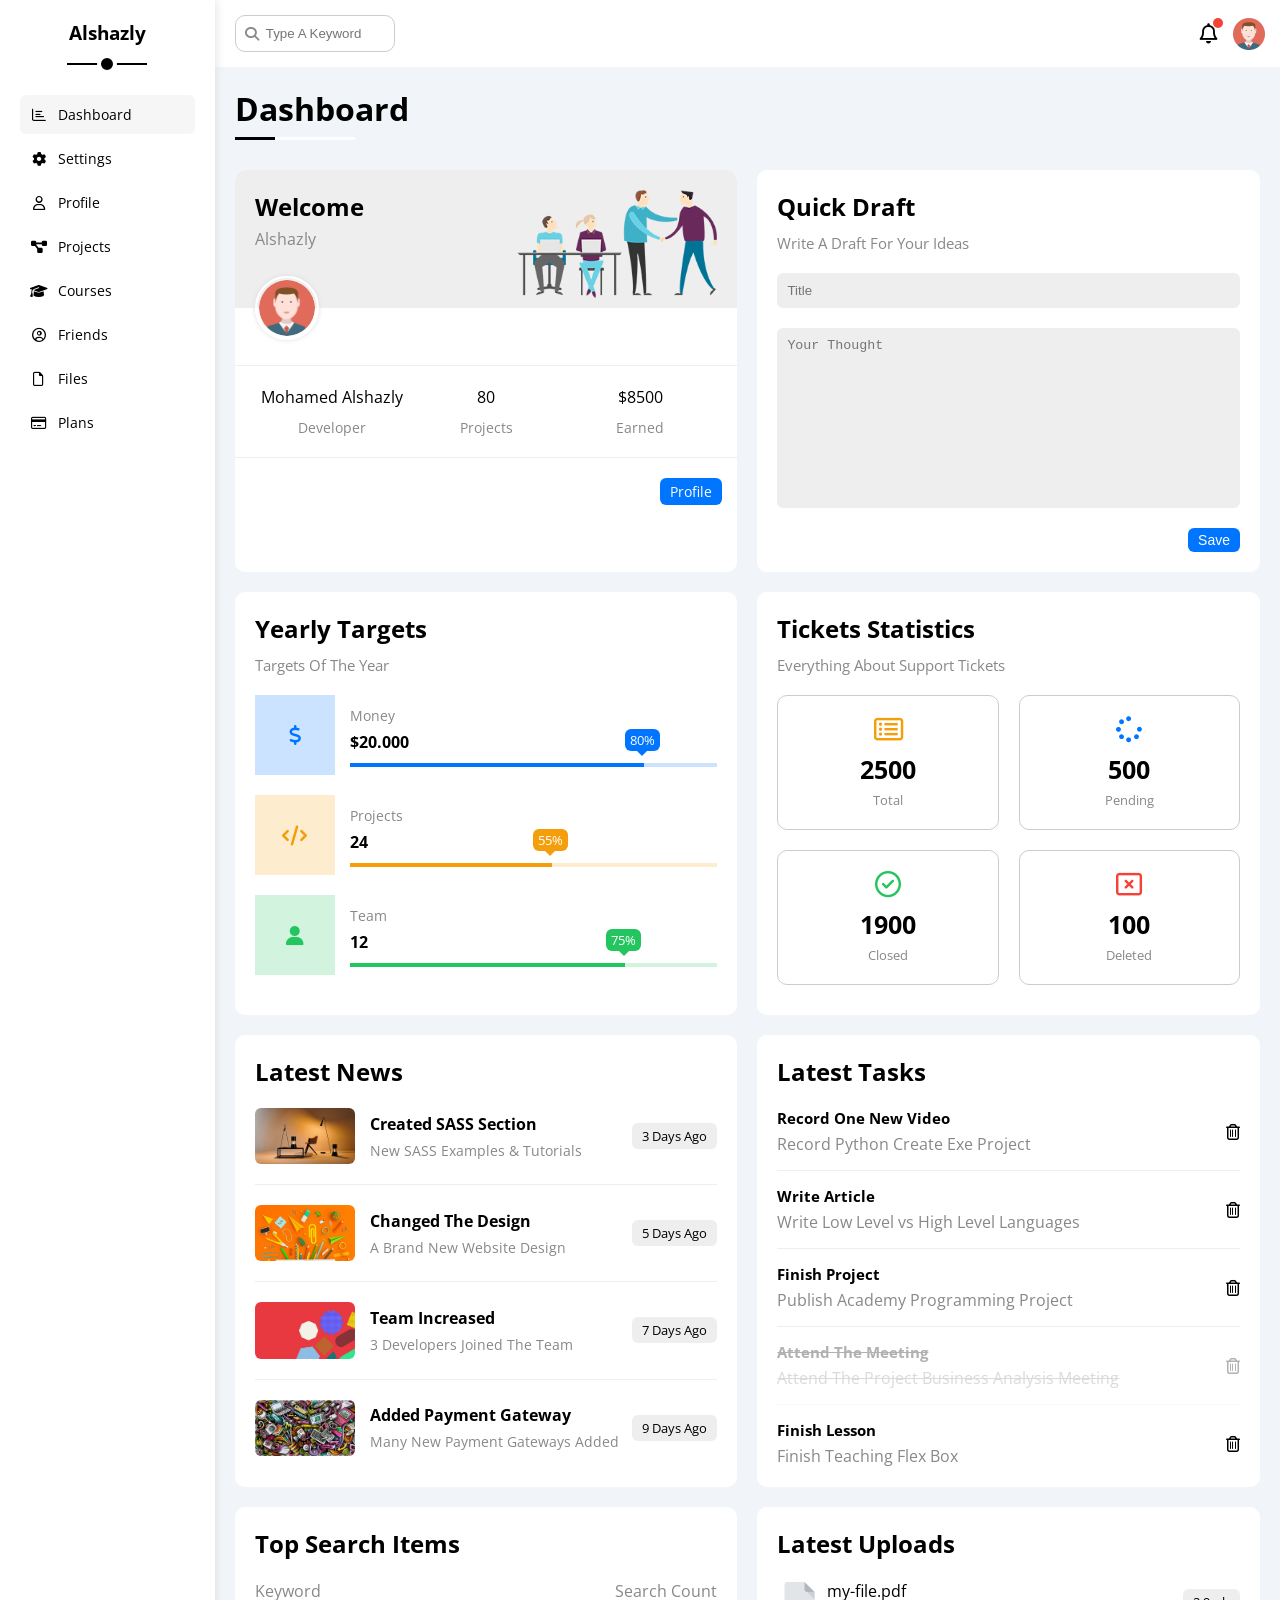
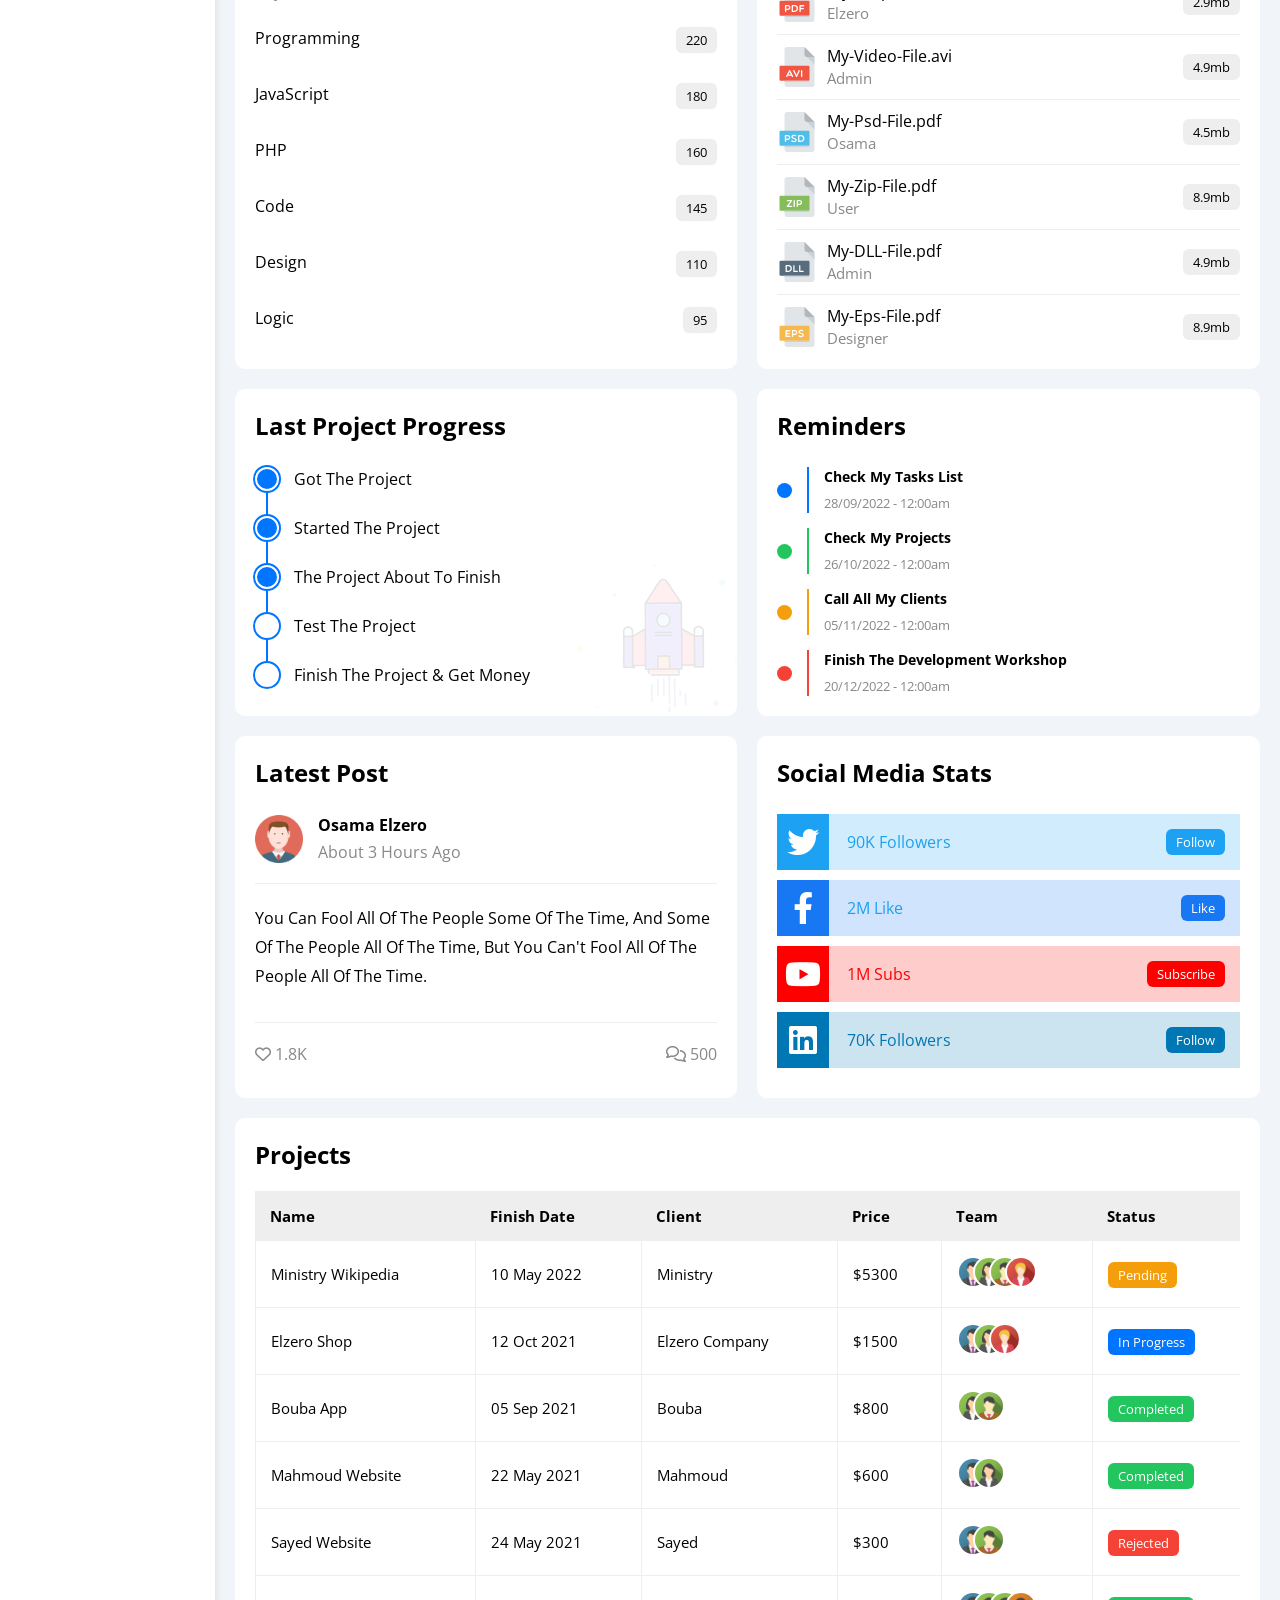
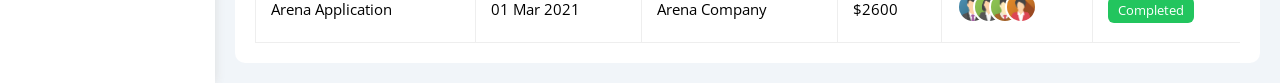
<file: index.html>
<!DOCTYPE html>
<html lang="en">

<head>
    <meta charset="UTF-8" />
    <meta http-equiv="X-UA-Compatible" content="IE=edge" />
    <meta name="viewport" content="width=device-width, initial-scale=1.0" />
    <title>Dashboard</title>
    <link rel="stylesheet" href="css/all.min.css" />
    <link rel="stylesheet" href="css/fremwork.css" />
    <link rel="stylesheet" href="css/main.css" />
    <link rel="preconnect" href="https://fonts.googleapis.com" />
    <link rel="preconnect" href="https://fonts.gstatic.com" crossorigin />
    <link href="https://fonts.googleapis.com/css2?family=Open+Sans:wght@300;500&#038;display=swap" rel="stylesheet" />
</head>

<body>
    <div class="page d-flex">
        <div class="sidebar bg-white p-20 p-relative">
            <h3 class="p-relative txt-c mt-0">Alshazly</h3>
            <ul>
                <li>
                    <a class="active d-flex align-center fs-14 c-black rad-6 p-10" href="index.html">
                        <i class="fa-regular fa-chart-bar fa-fw"></i>
                        <span>Dashboard</span>
                    </a>
                </li>
                <li>
                    <a class="d-flex align-center fs-14 c-black rad-6 p-10" href="settings.html">
                        <i class="fa-solid fa-gear fa-fw"></i>
                        <span>Settings</span>
                    </a>
                </li>
                <li>
                    <a class="d-flex align-center fs-14 c-black rad-6 p-10" href="profile.html">
                        <i class="fa-regular fa-user fa-fw"></i>
                        <span>Profile</span>
                    </a>
                </li>
                <li>
                    <a class="d-flex align-center fs-14 c-black rad-6 p-10" href="projects.html">
                        <i class="fa-solid fa-diagram-project fa-fw"></i>
                        <span>Projects</span>
                    </a>
                </li>
                <li>
                    <a class="d-flex align-center fs-14 c-black rad-6 p-10" href="courses.html">
                        <i class="fa-solid fa-graduation-cap fa-fw"></i>
                        <span>Courses</span>
                    </a>
                </li>
                <li>
                    <a class="d-flex align-center fs-14 c-black rad-6 p-10" href="friends.html">
                        <i class="fa-regular fa-circle-user fa-fw"></i>
                        <span>Friends</span>
                    </a>
                </li>
                <li>
                    <a class="d-flex align-center fs-14 c-black rad-6 p-10" href="files.html">
                        <i class="fa-regular fa-file fa-fw"></i>
                        <span>Files</span>
                    </a>
                </li>
                <li>
                    <a class="d-flex align-center fs-14 c-black rad-6 p-10" href="plans.html">
                        <i class="fa-regular fa-credit-card fa-fw"></i>
                        <span>Plans</span>
                    </a>
                </li>
            </ul>
        </div>
        <div class="content w-full">
            <!-- Start Head -->
            <div class="head bg-white p-15 between-flex">
                <div class="search p-relative">
                    <input class="p-10" type="search" placeholder="Type A Keyword" />
                </div>
                <div class="icons d-flex align-center">
                    <span class="notification p-relative">
                        <i class="fa-regular fa-bell fa-lg"></i>
                    </span>
                    <img decoding="async" src="imgs/avatar.png" alt="" />
                </div>
            </div>
            <!-- End Head -->
            <h1 class="p-relative">Dashboard</h1>
            <div class="wrapper d-grid gap-20">
                <!-- Start Welcome Widget -->
                <div class="welcome bg-white rad-10 txt-c-mobile block-mobile">
                    <div class="intro p-20 d-flex space-between bg-eee">
                        <div>
                            <h2 class="m-0">Welcome</h2>
                            <p class="c-grey mt-5">Alshazly</p>
                        </div>
                        <img decoding="async" class="hide-mobile" src="imgs/welcome.png" alt="" />
                    </div>
                    <img decoding="async" src="imgs/avatar.png" alt="" class="avatar" />
                    <div class="body txt-c d-flex p-20 mt-20 mb-20 block-mobile">
                        <div> Mohamed Alshazly <span class="d-block c-grey fs-14 mt-10">Developer</span></div>
                        <div>80 <span class="d-block c-grey fs-14 mt-10">Projects</span></div>
                        <div>$8500 <span class="d-block c-grey fs-14 mt-10">Earned</span></div>
                    </div>
                    <a href="profile.html" class="visit d-block fs-14 bg-blue c-white w-fit btn-shape">Profile</a>
                </div>
                <!-- End Welcome Widget -->
                <!-- Start Quick Draft Widget -->
                <div class="quick-draft p-20 bg-white rad-10">
                    <h2 class="mt-0 mb-10">Quick Draft</h2>
                    <p class="mt-0 mb-20 c-grey fs-15">Write A Draft For Your Ideas</p>
                    <form>
                        <input class="d-block mb-20 w-full p-10 b-none bg-eee rad-6" type="text" placeholder="Title" />
                        <textarea class="d-block mb-20 w-full p-10 b-none bg-eee rad-6"
                            placeholder="Your Thought"></textarea>
                        <input class="save d-block fs-14 bg-blue c-white b-none w-fit btn-shape" type="submit"
                            value="Save" />
                    </form>
                </div>
                <!-- End Quick Draft Widget -->
                <!-- Start Targets Widget -->
                <div class="targets p-20 bg-white rad-10">
                    <h2 class="mt-0 mb-10">Yearly Targets</h2>
                    <p class="mt-0 mb-20 c-grey fs-15">Targets Of The Year</p>
                    <div class="target-row mb-20 blue center-flex">
                        <div class="icon center-flex">
                            <i class="fa-solid fa-dollar-sign fa-lg c-blue"></i>
                        </div>
                        <div class="details">
                            <span class="fs-14 c-grey">Money</span>
                            <span class="d-block mt-5 mb-10 fw-bold">$20.000</span>
                            <div class="progress p-relative">
                                <span class="bg-blue blue" style="width: 80%">
                                    <span class="bg-blue">80%</span>
                                </span>
                            </div>
                        </div>
                    </div>
                    <div class="target-row mb-20 center-flex orange">
                        <div class="icon center-flex">
                            <i class="fa-solid fa-code fa-lg c-orange"></i>
                        </div>
                        <div class="details">
                            <span class="fs-14 c-grey">Projects</span>
                            <span class="d-block mt-5 mb-10 fw-bold">24</span>
                            <div class="progress p-relative">
                                <span class="bg-orange orange" style="width: 55%">
                                    <span class="bg-orange">55%</span>
                                </span>
                            </div>
                        </div>
                    </div>
                    <div class="target-row mb-20 center-flex green">
                        <div class="icon center-flex">
                            <i class="fa-solid fa-user fa-lg c-green"></i>
                        </div>
                        <div class="details">
                            <span class="fs-14 c-grey">Team</span>
                            <span class="d-block mt-5 mb-10 fw-bold">12</span>
                            <div class="progress p-relative">
                                <span class="bg-green green" style="width: 75%">
                                    <span class="bg-green">75%</span>
                                </span>
                            </div>
                        </div>
                    </div>
                </div>
                <!-- End Targets Widget -->
                <!-- Start Ticket Widget -->
                <div class="tickets p-20 bg-white rad-10">
                    <h2 class="mt-0 mb-10">Tickets Statistics</h2>
                    <p class="mt-0 mb-20 c-grey fs-15">Everything About Support Tickets</p>
                    <div class="d-flex txt-c gap-20 f-wrap">
                        <div class="box p-20 rad-10 fs-13 c-grey">
                            <i class="fa-regular fa-rectangle-list fa-2x mb-10 c-orange"></i>
                            <span class="d-block c-black fw-bold fs-25 mb-5">2500</span>
                            Total
                        </div>
                        <div class="box p-20 rad-10 fs-13 c-grey">
                            <i class="fa-solid fa-spinner fa-2x mb-10 c-blue"></i>
                            <span class="d-block c-black fw-bold fs-25 mb-5">500</span>
                            Pending
                        </div>
                        <div class="box p-20 rad-10 fs-13 c-grey">
                            <i class="fa-regular fa-circle-check fa-2x mb-10 c-green"></i>
                            <span class="d-block c-black fw-bold fs-25 mb-5">1900</span>
                            Closed
                        </div>
                        <div class="box p-20 rad-10 fs-13 c-grey">
                            <i class="fa-regular fa-rectangle-xmark fa-2x mb-10 c-red"></i>
                            <span class="d-block c-black fw-bold fs-25 mb-5">100</span>
                            Deleted
                        </div>
                    </div>
                </div>
                <!-- End Ticket Widget -->
                <!-- Start Latest News Widget -->
                <div class="latest-news p-20 bg-white rad-10 txt-c-mobile">
                    <h2 class="mt-0 mb-20">Latest News</h2>
                    <div class="news-row d-flex align-center">
                        <img decoding="async" src="imgs/news-01.png" alt="" />
                        <div class="info">
                            <h3>Created SASS Section</h3>
                            <p class="m-0 fs-14 c-grey">New SASS Examples & Tutorials</p>
                        </div>
                        <div class="btn-shape bg-eee fs-13 label">3 Days Ago</div>
                    </div>
                    <div class="news-row d-flex align-center">
                        <img decoding="async" src="imgs/news-02.png" alt="" />
                        <div class="info">
                            <h3>Changed The Design</h3>
                            <p class="m-0 fs-14 c-grey">A Brand New Website Design</p>
                        </div>
                        <div class="btn-shape bg-eee fs-13 label">5 Days Ago</div>
                    </div>
                    <div class="news-row d-flex align-center">
                        <img decoding="async" src="imgs/news-03.png" alt="" />
                        <div class="info">
                            <h3>Team Increased</h3>
                            <p class="m-0 fs-14 c-grey">3 Developers Joined The Team</p>
                        </div>
                        <div class="btn-shape bg-eee fs-13 label">7 Days Ago</div>
                    </div>
                    <div class="news-row d-flex align-center">
                        <img decoding="async" src="imgs/news-04.png" alt="" />
                        <div class="info">
                            <h3>Added Payment Gateway</h3>
                            <p class="m-0 fs-14 c-grey">Many New Payment Gateways Added</p>
                        </div>
                        <div class="btn-shape bg-eee fs-13 label">9 Days Ago</div>
                    </div>
                </div>
                <!-- End Latest News Widget -->
                <!-- Start Tasks Widget -->
                <div class="tasks p-20 bg-white rad-10">
                    <h2 class="mt-0 mb-20">Latest Tasks</h2>
                    <div class="task-row between-flex">
                        <div class="info">
                            <h3 class="mt-0 mb-5 fs-15">Record One New Video</h3>
                            <p class="m-0 c-grey">Record Python Create Exe Project</p>
                        </div>
                        <i class="fa-regular fa-trash-can delete"></i>
                    </div>
                    <div class="task-row between-flex">
                        <div class="info">
                            <h3 class="mt-0 mb-5 fs-15">Write Article</h3>
                            <p class="m-0 c-grey">Write Low Level vs High Level Languages</p>
                        </div>
                        <i class="fa-regular fa-trash-can delete"></i>
                    </div>
                    <div class="task-row between-flex">
                        <div class="info">
                            <h3 class="mt-0 mb-5 fs-15">Finish Project</h3>
                            <p class="m-0 c-grey">Publish Academy Programming Project</p>
                        </div>
                        <i class="fa-regular fa-trash-can delete"></i>
                    </div>
                    <div class="task-row between-flex done">
                        <div class="info">
                            <h3 class="mt-0 mb-5 fs-15">Attend The Meeting</h3>
                            <p class="m-0 c-grey">Attend The Project Business Analysis Meeting</p>
                        </div>
                        <i class="fa-regular fa-trash-can delete"></i>
                    </div>
                    <div class="task-row between-flex">
                        <div class="info">
                            <h3 class="mt-0 mb-5 fs-15">Finish Lesson</h3>
                            <p class="m-0 c-grey">Finish Teaching Flex Box</p>
                        </div>
                        <i class="fa-regular fa-trash-can delete"></i>
                    </div>
                </div>
                <!-- End Tasks -->
                <!-- Start Top Search Word Widget -->
                <div class="search-items p-20 bg-white rad-10">
                    <h2 class="mt-0 mb-20">Top Search Items</h2>
                    <div class="items-head d-flex space-between c-grey mb-10">
                        <div>Keyword</div>
                        <div>Search Count</div>
                    </div>
                    <div class="items d-flex space-between pt-15 pb-15">
                        <span>Programming</span>
                        <span class="bg-eee fs-13 btn-shape">220</span>
                    </div>
                    <div class="items d-flex space-between pt-15 pb-15">
                        <span>JavaScript</span>
                        <span class="bg-eee btn-shape fs-13">180</span>
                    </div>
                    <div class="items d-flex space-between pt-15 pb-15">
                        <span>PHP</span>
                        <span class="bg-eee btn-shape fs-13">160</span>
                    </div>
                    <div class="items d-flex space-between pt-15 pb-15">
                        <span>Code</span>
                        <span class="bg-eee btn-shape fs-13">145</span>
                    </div>
                    <div class="items d-flex space-between pt-15 pb-15">
                        <span>Design</span>
                        <span class="bg-eee btn-shape fs-13">110</span>
                    </div>
                    <div class="items d-flex space-between pt-15 pb-15">
                        <span>Logic</span>
                        <span class="bg-eee btn-shape fs-13">95</span>
                    </div>
                </div>
                <!-- End Top Search Word Widget -->
                <!-- Start Latest Uploads Widget -->
                <div class="latest-uploads p-20 bg-white rad-10">
                    <h2 class="mt-0 mb-20">Latest Uploads</h2>
                    <ul class="m-0">
                        <li class="between-flex pb-10 mb-10">
                            <div class="d-flex align-center">
                                <img decoding="async" class="mr-10" src="imgs/pdf.svg" alt="" />
                                <div>
                                    <span class="d-block">my-file.pdf</span>
                                    <span class="fs-15 c-grey">Elzero</span>
                                </div>
                            </div>
                            <div class="bg-eee btn-shape fs-13">2.9mb</div>
                        </li>
                        <li class="between-flex pb-10 mb-10">
                            <div class="d-flex align-center">
                                <img decoding="async" class="mr-10" src="imgs/avi.svg" alt="" />
                                <div>
                                    <span class="d-block">My-Video-File.avi</span>
                                    <span class="fs-15 c-grey">Admin</span>
                                </div>
                            </div>
                            <div class="bg-eee btn-shape fs-13">4.9mb</div>
                        </li>
                        <li class="between-flex pb-10 mb-10">
                            <div class="d-flex align-center">
                                <img decoding="async" class="mr-10" src="imgs/psd.svg" alt="" />
                                <div>
                                    <span class="d-block">My-Psd-File.pdf</span>
                                    <span class="fs-15 c-grey">Osama</span>
                                </div>
                            </div>
                            <div class="bg-eee btn-shape fs-13">4.5mb</div>
                        </li>
                        <li class="between-flex pb-10 mb-10">
                            <div class="d-flex align-center">
                                <img decoding="async" class="mr-10" src="imgs/zip.svg" alt="" />
                                <div>
                                    <span class="d-block">My-Zip-File.pdf</span>
                                    <span class="fs-15 c-grey">User</span>
                                </div>
                            </div>
                            <div class="bg-eee btn-shape fs-13">8.9mb</div>
                        </li>
                        <li class="between-flex pb-10 mb-10">
                            <div class="d-flex align-center">
                                <img decoding="async" class="mr-10" src="imgs/dll.svg" alt="" />
                                <div>
                                    <span class="d-block">My-DLL-File.pdf</span>
                                    <span class="fs-15 c-grey">Admin</span>
                                </div>
                            </div>
                            <div class="bg-eee btn-shape fs-13">4.9mb</div>
                        </li>
                        <li class="between-flex">
                            <div class="d-flex align-center">
                                <img decoding="async" class="mr-10" src="imgs/eps.svg" alt="" />
                                <div>
                                    <span class="d-block">My-Eps-File.pdf</span>
                                    <span class="fs-15 c-grey">Designer</span>
                                </div>
                            </div>
                            <div class="bg-eee btn-shape fs-13">8.9mb</div>
                        </li>
                    </ul>
                </div>
                <!-- End Latest Uploads Widget -->
                <!-- Start Last Project Progress Widget -->
                <div class="last-project p-20 bg-white rad-10 p-relative">
                    <h2 class="mt-0 mb-20">Last Project Progress</h2>
                    <ul class="m-0 p-relative">
                        <li class="mt-25 d-flex align-center done">Got The Project</li>
                        <li class="mt-25 d-flex align-center done">Started The Project</li>
                        <li class="mt-25 d-flex align-center done">The Project About To Finish</li>
                        <li class="mt-25 d-flex align-center current">Test The Project</li>
                        <li class="mt-25 d-flex align-center">Finish The Project & Get Money</li>
                    </ul>
                    <img decoding="async" class="launch-icon hide-mobile" src="imgs/project.png" alt="" />
                </div>
                <!-- End Last Project Progress Widget -->
                <!-- Start Reminders Widget -->
                <div class="reminders p-20 bg-white rad-10 p-relative">
                    <h2 class="mt-0 mb-25">Reminders</h2>
                    <ul class="m-0">
                        <li class="d-flex align-center mt-15">
                            <span class="key bg-blue mr-15 d-block rad-half"></span>
                            <div class="pl-15 blue">
                                <p class="fs-14 fw-bold mt-0 mb-5">Check My Tasks List</p>
                                <span class="fs-13 c-grey">28/09/2022 - 12:00am</span>
                            </div>
                        </li>
                        <li class="d-flex align-center mt-15">
                            <span class="key bg-green mr-15 d-block rad-half"></span>
                            <div class="pl-15 green">
                                <p class="fs-14 fw-bold mt-0 mb-5">Check My Projects</p>
                                <span class="fs-13 c-grey">26/10/2022 - 12:00am</span>
                            </div>
                        </li>
                        <li class="d-flex align-center mt-15">
                            <span class="key bg-orange mr-15 d-block rad-half"></span>
                            <div class="pl-15 orange">
                                <p class="fs-14 fw-bold mt-0 mb-5">Call All My Clients</p>
                                <span class="fs-13 c-grey">05/11/2022 - 12:00am</span>
                            </div>
                        </li>
                        <li class="d-flex align-center mt-15">
                            <span class="key bg-red mr-15 d-block rad-half"></span>
                            <div class="pl-15 red">
                                <p class="fs-14 fw-bold mt-0 mb-5">Finish The Development Workshop</p>
                                <span class="fs-13 c-grey">20/12/2022 - 12:00am</span>
                            </div>
                        </li>
                    </ul>
                </div>
                <!-- End Reminders Widget -->
                <!-- Start Latest Post Widget -->
                <div class="latest-post p-20 bg-white rad-10 p-relative">
                    <h2 class="mt-0 mb-25">Latest Post</h2>
                    <div class="top d-flex align-center">
                        <img decoding="async" class="avatar mr-15" src="imgs/avatar.png" alt="" />
                        <div class="info">
                            <span class="d-block mb-5 fw-bold">Osama Elzero</span>
                            <span class="c-grey">About 3 Hours Ago</span>
                        </div>
                    </div>
                    <div class="post-content txt-c-mobile pt-20 pb-20 mt-20 mb-20">
                        You can fool all of the people some of the time, and some of the people all of the time, but you
                        can't
                        fool all of the people all of the time.
                    </div>
                    <div class="post-stats between-flex c-grey">
                        <div>
                            <i class="fa-regular fa-heart"></i>
                            <span>1.8K</span>
                        </div>
                        <div>
                            <i class="fa-regular fa-comments"></i>
                            <span>500</span>
                        </div>
                    </div>
                </div>
                <!-- End Latest Post Widget -->
                <!-- Start Social Media Stats Widget -->
                <div class="social-media p-20 bg-white rad-10 p-relative">
                    <h2 class="mt-0 mb-25">Social Media Stats</h2>
                    <div class="box twitter p-15 p-relative mb-10 between-flex">
                        <i class="fa-brands fa-twitter fa-2x c-white h-full center-flex"></i>
                        <span>90K Followers</span>
                        <a class="fs-13 c-white btn-shape" href="#">Follow</a>
                    </div>
                    <div class="box facebook p-15 p-relative mb-10 between-flex">
                        <i class="fa-brands fa-facebook-f fa-2x c-white h-full center-flex"></i>
                        <span>2M Like</span>
                        <a class="fs-13 c-white btn-shape" href="#">Like</a>
                    </div>
                    <div class="box youtube p-15 p-relative mb-10 between-flex">
                        <i class="fa-brands fa-youtube fa-2x c-white h-full center-flex"></i>
                        <span>1M Subs</span>
                        <a class="fs-13 c-white btn-shape" href="#">Subscribe</a>
                    </div>
                    <div class="box linkedin p-15 p-relative mb-10 between-flex">
                        <i class="fa-brands fa-linkedin fa-2x c-white h-full center-flex"></i>
                        <span>70K Followers</span>
                        <a class="fs-13 c-white btn-shape" href="#">Follow</a>
                    </div>
                </div>
                <!-- Start End Media Stats Widget -->
            </div>
            <!-- Start Projects Table -->
            <div class="projects p-20 bg-white rad-10 m-20">
                <h2 class="mt-0 mb-20">Projects</h2>
                <div class="responsive-table">
                    <table class="fs-15 w-full">
                        <thead>
                            <tr>
                                <td>Name</td>
                                <td>Finish Date</td>
                                <td>Client</td>
                                <td>Price</td>
                                <td>Team</td>
                                <td>Status</td>
                            </tr>
                        </thead>
                        <tbody>
                            <tr>
                                <td>Ministry Wikipedia</td>
                                <td>10 May 2022</td>
                                <td>Ministry</td>
                                <td>$5300</td>
                                <td>
                                    <img decoding="async" src="imgs/team-01.png" alt="" />
                                    <img decoding="async" src="imgs/team-02.png" alt="" />
                                    <img decoding="async" src="imgs/team-03.png" alt="" />
                                    <img decoding="async" src="imgs/team-05.png" alt="" />
                                </td>
                                <td>
                                    <span class="label btn-shape bg-orange c-white">Pending</span>
                                </td>
                            </tr>
                            <tr>
                                <td>Elzero Shop</td>
                                <td>12 Oct 2021</td>
                                <td>Elzero Company</td>
                                <td>$1500</td>
                                <td>
                                    <img decoding="async" src="imgs/team-01.png" alt="" />
                                    <img decoding="async" src="imgs/team-02.png" alt="" />
                                    <img decoding="async" src="imgs/team-05.png" alt="" />
                                </td>
                                <td><span class="label btn-shape bg-blue c-white">In Progress</span></td>
                            </tr>
                            <tr>
                                <td>Bouba App</td>
                                <td>05 Sep 2021</td>
                                <td>Bouba</td>
                                <td>$800</td>
                                <td>
                                    <img decoding="async" src="imgs/team-02.png" alt="" />
                                    <img decoding="async" src="imgs/team-03.png" alt="" />
                                </td>
                                <td><span class="label btn-shape bg-green c-white">Completed</span></td>
                            </tr>
                            <tr>
                                <td>Mahmoud Website</td>
                                <td>22 May 2021</td>
                                <td>Mahmoud</td>
                                <td>$600</td>
                                <td>
                                    <img decoding="async" src="imgs/team-01.png" alt="" />
                                    <img decoding="async" src="imgs/team-02.png" alt="" />
                                </td>
                                <td><span class="label btn-shape bg-green c-white">Completed</span></td>
                            </tr>
                            <tr>
                                <td>Sayed Website</td>
                                <td>24 May 2021</td>
                                <td>Sayed</td>
                                <td>$300</td>
                                <td>
                                    <img decoding="async" src="imgs/team-01.png" alt="" />
                                    <img decoding="async" src="imgs/team-03.png" alt="" />
                                </td>
                                <td><span class="label btn-shape bg-red c-white">Rejected</span></td>
                            </tr>
                            <tr>
                                <td>Arena Application</td>
                                <td>01 Mar 2021</td>
                                <td>Arena Company</td>
                                <td>$2600</td>
                                <td>
                                    <img decoding="async" src="imgs/team-01.png" alt="" />
                                    <img decoding="async" src="imgs/team-02.png" alt="" />
                                    <img decoding="async" src="imgs/team-03.png" alt="" />
                                    <img decoding="async" src="imgs/team-04.png" alt="" />
                                </td>
                                <td><span class="label btn-shape bg-green c-white">Completed</span></td>
                            </tr>
                        </tbody>
                    </table>
                </div>
            </div>
            <!-- End Projects Table -->
        </div>
    </div>
</body>

</html>
</file>
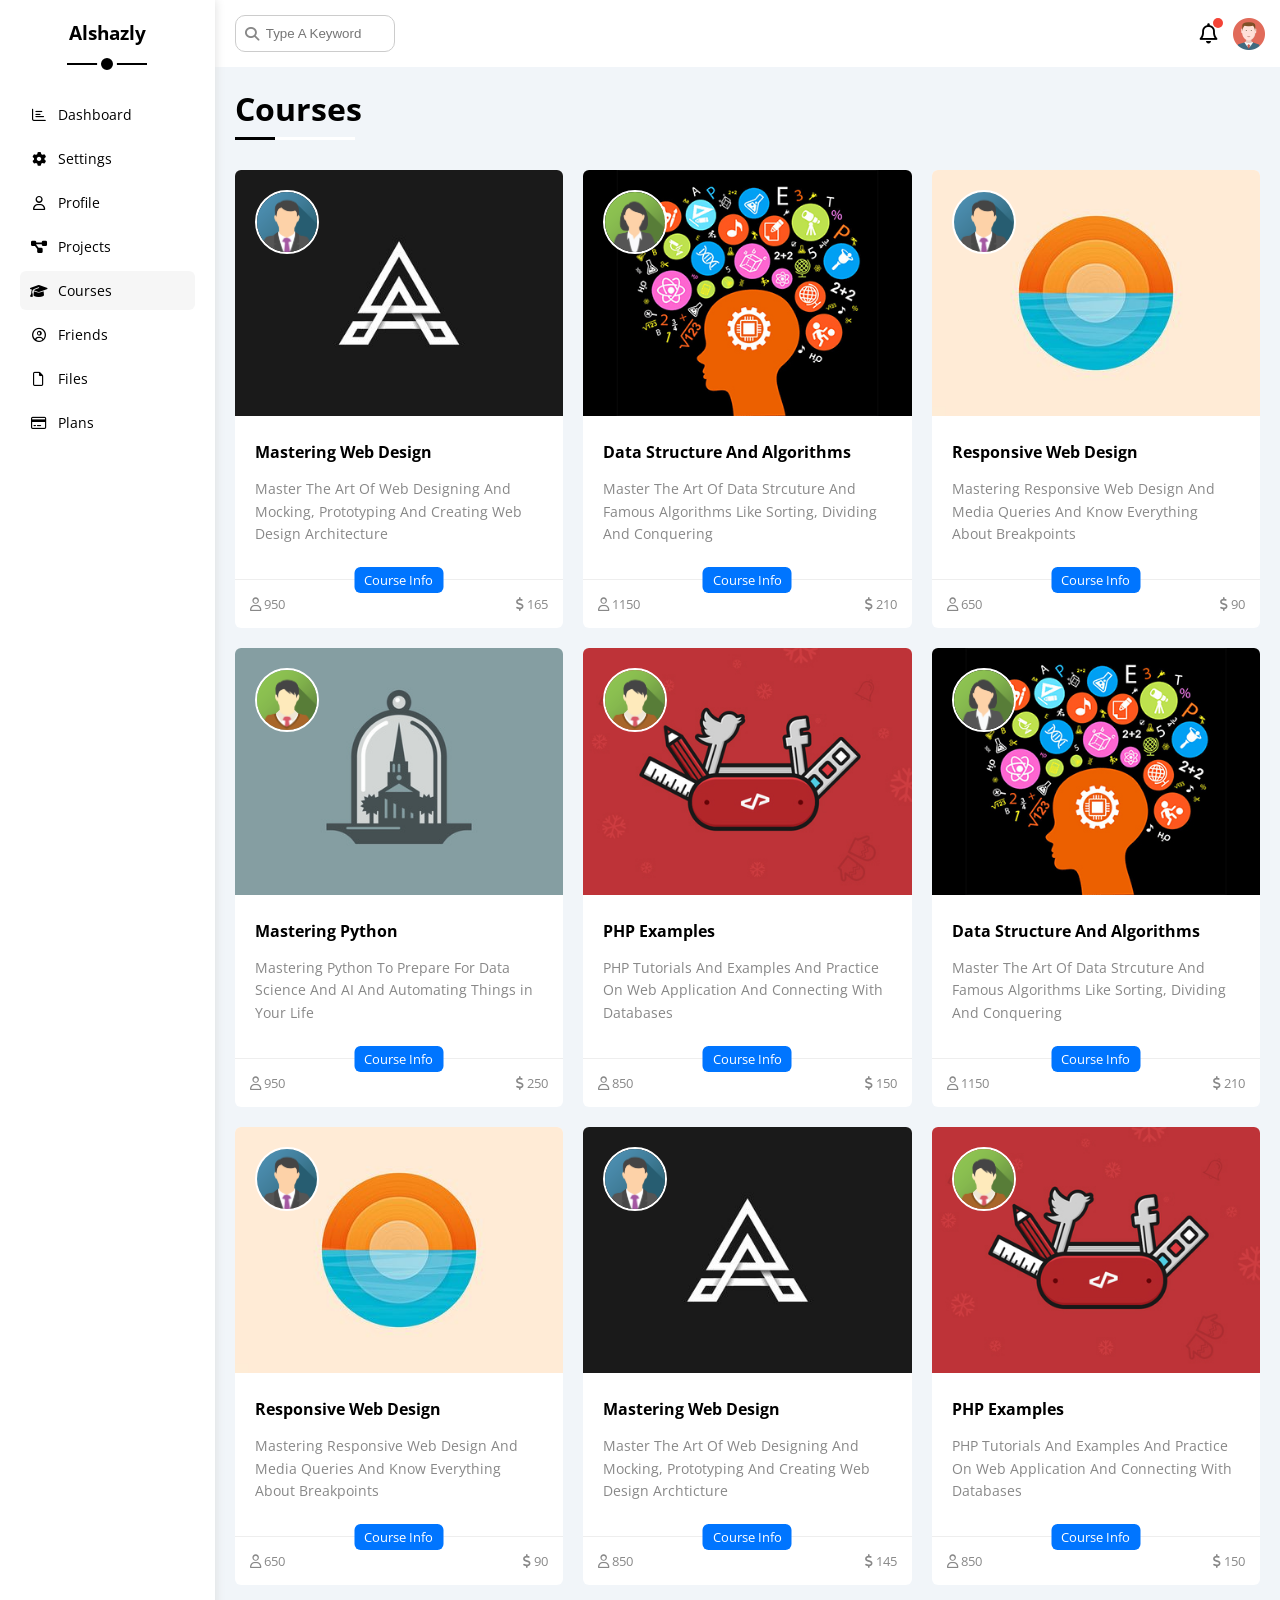
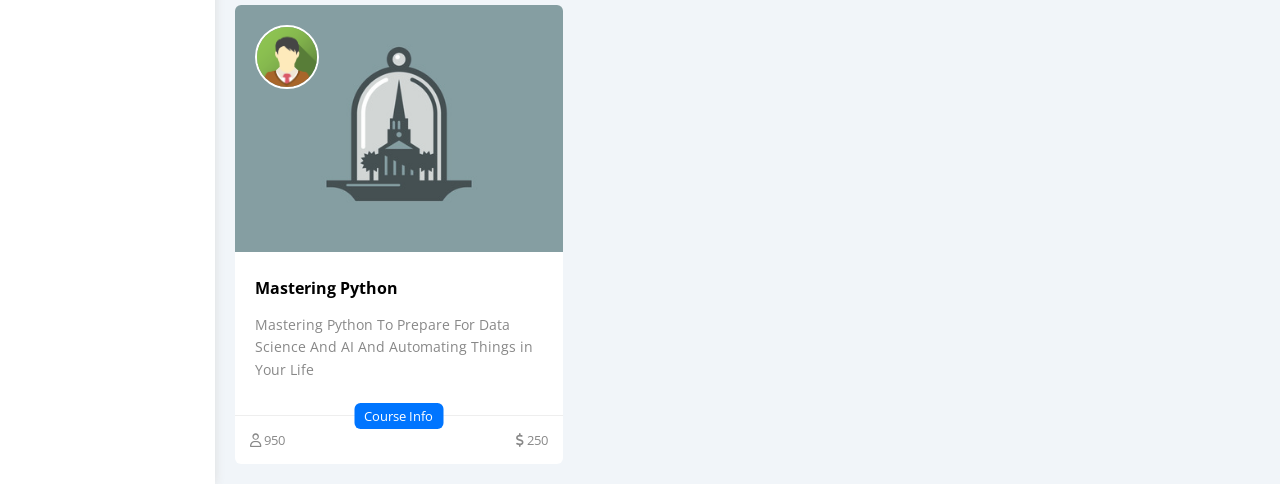
<file: cours.html>
<!DOCTYPE html>
<html lang="en">

<head>
    <meta charset="UTF-8" />
    <meta http-equiv="X-UA-Compatible" content="IE=edge" />
    <meta name="viewport" content="width=device-width, initial-scale=1.0" />
    <title>Courses</title>
    <link rel="stylesheet" href="css/all.min.css" />
    <link rel="stylesheet" href="css/fremwork.css" />
    <link rel="stylesheet" href="css/main.css" />
    <link rel="preconnect" href="https://fonts.googleapis.com" />
    <link rel="preconnect" href="https://fonts.gstatic.com" crossorigin />
    <link href="https://fonts.googleapis.com/css2?family=Open+Sans:wght@300;500&#038;display=swap" rel="stylesheet" />
</head>

<body>
    <div class="page d-flex">
        <div class="sidebar bg-white p-20 p-relative">
            <h3 class="p-relative txt-c mt-0">Alshazly</h3>
            <ul>
                <li>
                    <a class="d-flex align-center fs-14 c-black rad-6 p-10" href="index.html">
                        <i class="fa-regular fa-chart-bar fa-fw"></i>
                        <span>Dashboard</span>
                    </a>
                </li>
                <li>
                    <a class="d-flex align-center fs-14 c-black rad-6 p-10" href="settings.html">
                        <i class="fa-solid fa-gear fa-fw"></i>
                        <span>Settings</span>
                    </a>
                </li>
                <li>
                    <a class="d-flex align-center fs-14 c-black rad-6 p-10" href="profile.html">
                        <i class="fa-regular fa-user fa-fw"></i>
                        <span>Profile</span>
                    </a>
                </li>
                <li>
                    <a class="d-flex align-center fs-14 c-black rad-6 p-10" href="projects.html">
                        <i class="fa-solid fa-diagram-project fa-fw"></i>
                        <span>Projects</span>
                    </a>
                </li>
                <li>
                    <a class="active d-flex align-center fs-14 c-black rad-6 p-10" href="courses.html">
                        <i class="fa-solid fa-graduation-cap fa-fw"></i>
                        <span>Courses</span>
                    </a>
                </li>
                <li>
                    <a class="d-flex align-center fs-14 c-black rad-6 p-10" href="friends.html">
                        <i class="fa-regular fa-circle-user fa-fw"></i>
                        <span>Friends</span>
                    </a>
                </li>
                <li>
                    <a class="d-flex align-center fs-14 c-black rad-6 p-10" href="files.html">
                        <i class="fa-regular fa-file fa-fw"></i>
                        <span>Files</span>
                    </a>
                </li>
                <li>
                    <a class="d-flex align-center fs-14 c-black rad-6 p-10" href="plans.html">
                        <i class="fa-regular fa-credit-card fa-fw"></i>
                        <span>Plans</span>
                    </a>
                </li>
            </ul>
        </div>
        <div class="content w-full">
            <!-- Start Head -->
            <div class="head bg-white p-15 between-flex">
                <div class="search p-relative">
                    <input class="p-10" type="search" placeholder="Type A Keyword" />
                </div>
                <div class="icons d-flex align-center">
                    <span class="notification p-relative">
                        <i class="fa-regular fa-bell fa-lg"></i>
                    </span>
                    <img decoding="async" src="imgs/avatar.png" alt="" />
                </div>
            </div>
            <!-- End Head -->
            <h1 class="p-relative">Courses</h1>
            <div class="courses-page d-grid m-20 gap-20">
                <div class="course bg-white rad-6 p-relative">
                    <img decoding="async" class="cover" src="imgs/course-01.jpg" alt="" />
                    <img decoding="async" class="instructor" src="imgs/team-01.png" alt="" />
                    <div class="p-20">
                        <h4 class="m-0">Mastering Web Design</h4>
                        <p class="description c-grey mt-15 fs-14">
                            Master The Art Of Web Designing And Mocking, Prototyping And Creating Web Design
                            Architecture
                        </p>
                    </div>
                    <div class="info p-15 p-relative between-flex">
                        <span class="title bg-blue c-white btn-shape">Course Info</span>
                        <span class="c-grey">
                            <i class="fa-regular fa-user"></i>
                            950
                        </span>
                        <span class="c-grey">
                            <i class="fa-solid fa-dollar-sign"></i>
                            165
                        </span>
                    </div>
                </div>
                <div class="course bg-white rad-6 p-relative">
                    <img decoding="async" class="cover" src="imgs/course-02.jpg" alt="" />
                    <img decoding="async" class="instructor" src="imgs/team-02.png" alt="" />
                    <div class="p-20">
                        <h4 class="m-0">Data Structure And Algorithms</h4>
                        <p class="description c-grey mt-15 fs-14">
                            Master The Art Of Data Strcuture And Famous Algorithms Like Sorting, Dividing And Conquering
                        </p>
                    </div>
                    <div class="info p-15 p-relative between-flex">
                        <span class="title bg-blue c-white btn-shape">Course Info</span>
                        <span class="c-grey"> <i class="fa-regular fa-user"></i> 1150</span>
                        <span class="c-grey"><i class="fa-solid fa-dollar-sign"></i> 210</span>
                    </div>
                </div>
                <div class="course bg-white rad-6 p-relative">
                    <img decoding="async" class="cover" src="imgs/course-03.jpg" alt="" />
                    <img decoding="async" class="instructor" src="imgs/team-01.png" alt="" />
                    <div class="p-20">
                        <h4 class="m-0">Responsive Web Design</h4>
                        <p class="description c-grey mt-15 fs-14">
                            Mastering Responsive Web Design And Media Queries And Know Everything About Breakpoints
                        </p>
                    </div>
                    <div class="info p-15 p-relative between-flex">
                        <span class="title bg-blue c-white btn-shape">Course Info</span>
                        <span class="c-grey"> <i class="fa-regular fa-user"></i> 650</span>
                        <span class="c-grey"><i class="fa-solid fa-dollar-sign"></i> 90</span>
                    </div>
                </div>
                <div class="course bg-white rad-6 p-relative">
                    <img decoding="async" class="cover" src="imgs/course-04.jpg" alt="" />
                    <img decoding="async" class="instructor" src="imgs/team-03.png" alt="" />
                    <div class="p-20">
                        <h4 class="m-0">Mastering Python</h4>
                        <p class="description c-grey mt-15 fs-14">
                            Mastering Python To Prepare For Data Science And AI And Automating Things in Your Life
                        </p>
                    </div>
                    <div class="info p-15 p-relative between-flex">
                        <span class="title bg-blue c-white btn-shape">Course Info</span>
                        <span class="c-grey"> <i class="fa-regular fa-user"></i> 950</span>
                        <span class="c-grey"><i class="fa-solid fa-dollar-sign"></i> 250</span>
                    </div>
                </div>
                <div class="course bg-white rad-6 p-relative">
                    <img decoding="async" class="cover" src="imgs/course-05.jpg" alt="" />
                    <img decoding="async" class="instructor" src="imgs/team-03.png" alt="" />
                    <div class="p-20">
                        <h4 class="m-0">PHP Examples</h4>
                        <p class="description c-grey mt-15 fs-14">
                            PHP Tutorials And Examples And Practice On Web Application And Connecting With Databases
                        </p>
                    </div>
                    <div class="info p-15 p-relative between-flex">
                        <span class="title bg-blue c-white btn-shape">Course Info</span>
                        <span class="c-grey"> <i class="fa-regular fa-user"></i> 850</span>
                        <span class="c-grey"><i class="fa-solid fa-dollar-sign"></i> 150</span>
                    </div>
                </div>
                <div class="course bg-white rad-6 p-relative">
                    <img decoding="async" class="cover" src="imgs/course-02.jpg" alt="" />
                    <img decoding="async" class="instructor" src="imgs/team-02.png" alt="" />
                    <div class="p-20">
                        <h4 class="m-0">Data Structure And Algorithms</h4>
                        <p class="description c-grey mt-15 fs-14">
                            Master The Art Of Data Strcuture And Famous Algorithms Like Sorting, Dividing And Conquering
                        </p>
                    </div>
                    <div class="info p-15 p-relative between-flex">
                        <span class="title bg-blue c-white btn-shape">Course Info</span>
                        <span class="c-grey"> <i class="fa-regular fa-user"></i> 1150</span>
                        <span class="c-grey"><i class="fa-solid fa-dollar-sign"></i> 210</span>
                    </div>
                </div>
                <div class="course bg-white rad-6 p-relative">
                    <img decoding="async" class="cover" src="imgs/course-03.jpg" alt="" />
                    <img decoding="async" class="instructor" src="imgs/team-01.png" alt="" />
                    <div class="p-20">
                        <h4 class="m-0">Responsive Web Design</h4>
                        <p class="description c-grey mt-15 fs-14">
                            Mastering Responsive Web Design And Media Queries And Know Everything About Breakpoints
                        </p>
                    </div>
                    <div class="info p-15 p-relative between-flex">
                        <span class="title bg-blue c-white btn-shape">Course Info</span>
                        <span class="c-grey"> <i class="fa-regular fa-user"></i> 650</span>
                        <span class="c-grey"><i class="fa-solid fa-dollar-sign"></i> 90</span>
                    </div>
                </div>
                <div class="course bg-white rad-6 p-relative">
                    <img decoding="async" class="cover" src="imgs/course-01.jpg" alt="" />
                    <img decoding="async" class="instructor" src="imgs/team-01.png" alt="" />
                    <div class="p-20">
                        <h4 class="m-0">Mastering Web Design</h4>
                        <p class="description c-grey mt-15 fs-14">
                            Master The Art Of Web Designing And Mocking, Prototyping And Creating Web Design Archticture
                        </p>
                    </div>
                    <div class="info p-15 p-relative between-flex">
                        <span class="title bg-blue c-white btn-shape">Course Info</span>
                        <span class="c-grey"> <i class="fa-regular fa-user"></i> 850</span>
                        <span class="c-grey"><i class="fa-solid fa-dollar-sign"></i> 145</span>
                    </div>
                </div>
                <div class="course bg-white rad-6 p-relative">
                    <img decoding="async" class="cover" src="imgs/course-05.jpg" alt="" />
                    <img decoding="async" class="instructor" src="imgs/team-03.png" alt="" />
                    <div class="p-20">
                        <h4 class="m-0">PHP Examples</h4>
                        <p class="description c-grey mt-15 fs-14">
                            PHP Tutorials And Examples And Practice On Web Application And Connecting With Databases
                        </p>
                    </div>
                    <div class="info p-15 p-relative between-flex">
                        <span class="title bg-blue c-white btn-shape">Course Info</span>
                        <span class="c-grey"> <i class="fa-regular fa-user"></i> 850</span>
                        <span class="c-grey"><i class="fa-solid fa-dollar-sign"></i> 150</span>
                    </div>
                </div>
                <div class="course bg-white rad-6 p-relative">
                    <img decoding="async" class="cover" src="imgs/course-04.jpg" alt="" />
                    <img decoding="async" class="instructor" src="imgs/team-03.png" alt="" />
                    <div class="p-20">
                        <h4 class="m-0">Mastering Python</h4>
                        <p class="description c-grey mt-15 fs-14">
                            Mastering Python To Prepare For Data Science And AI And Automating Things in Your Life
                        </p>
                    </div>
                    <div class="info p-15 p-relative between-flex">
                        <span class="title bg-blue c-white btn-shape">Course Info</span>
                        <span class="c-grey"> <i class="fa-regular fa-user"></i> 950</span>
                        <span class="c-grey"><i class="fa-solid fa-dollar-sign"></i> 250</span>
                    </div>
                </div>
            </div>
        </div>
    </div>
</body>

</html>
</file>
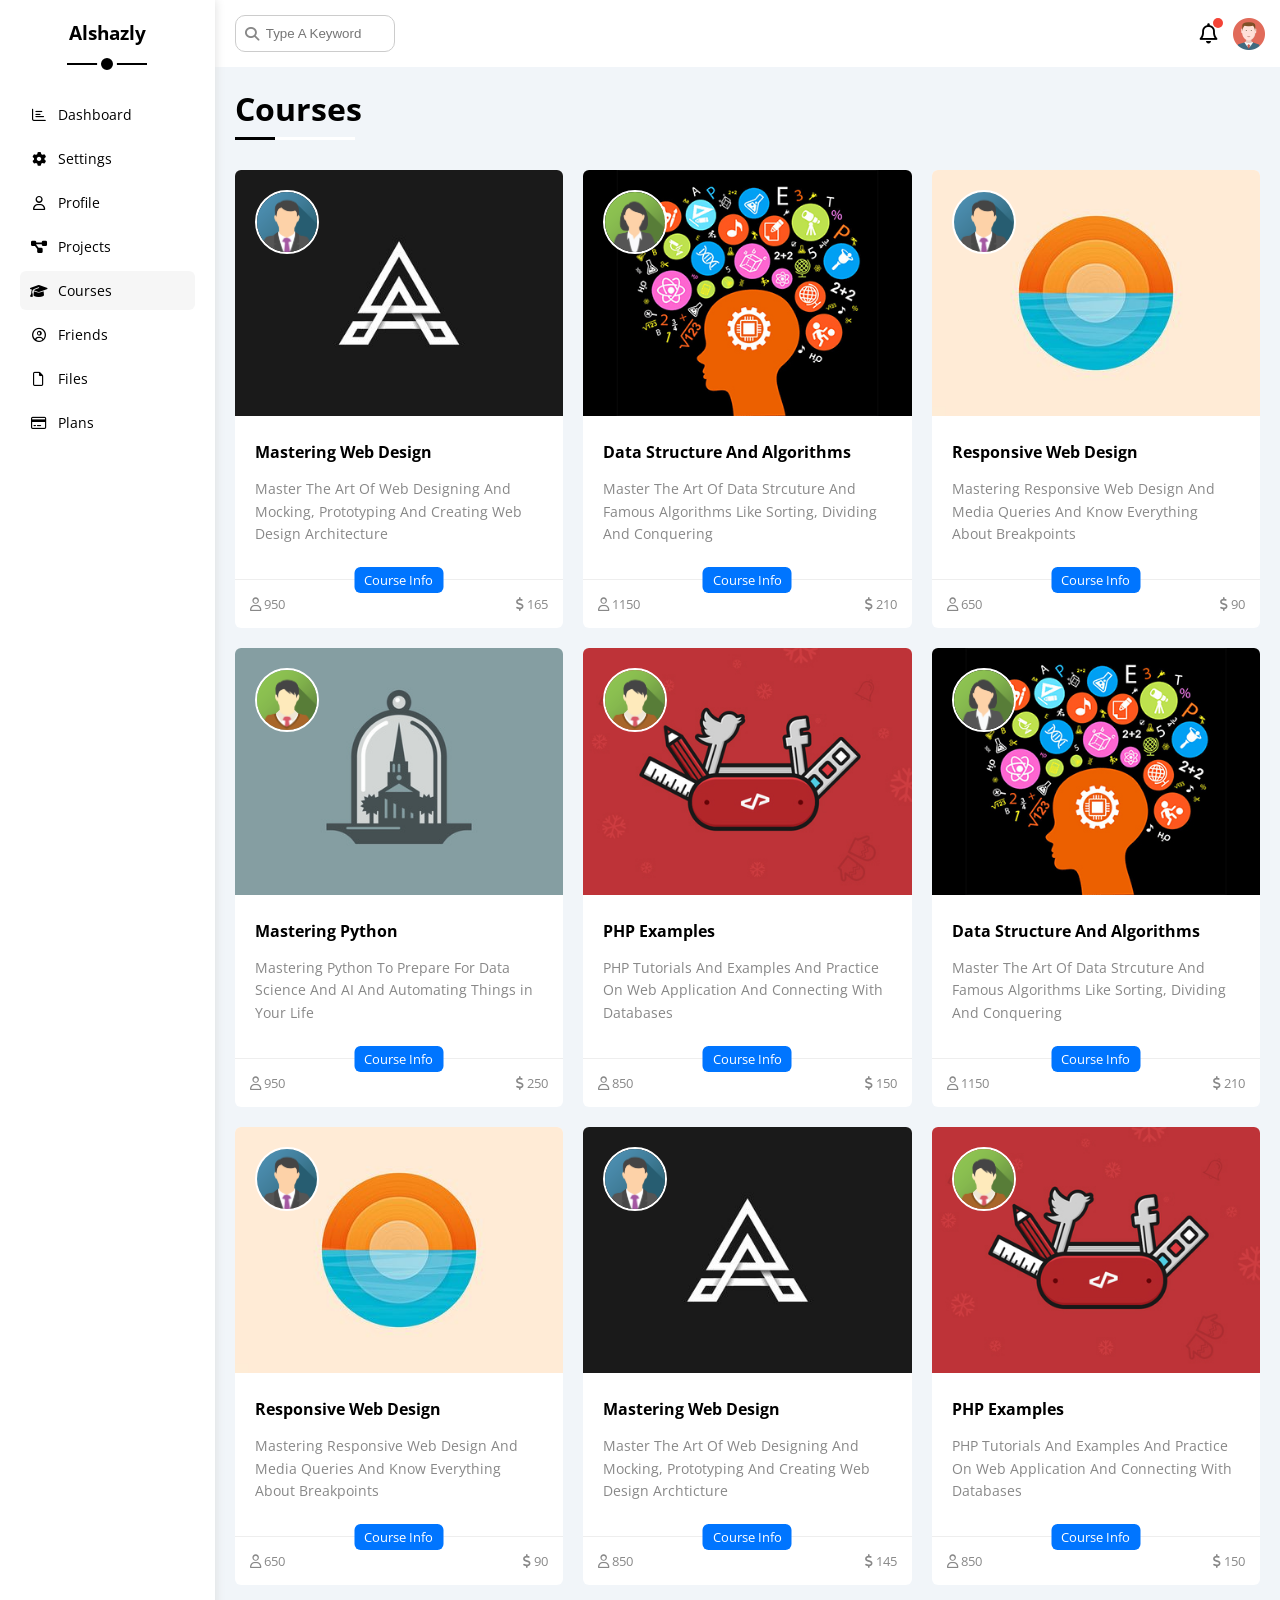
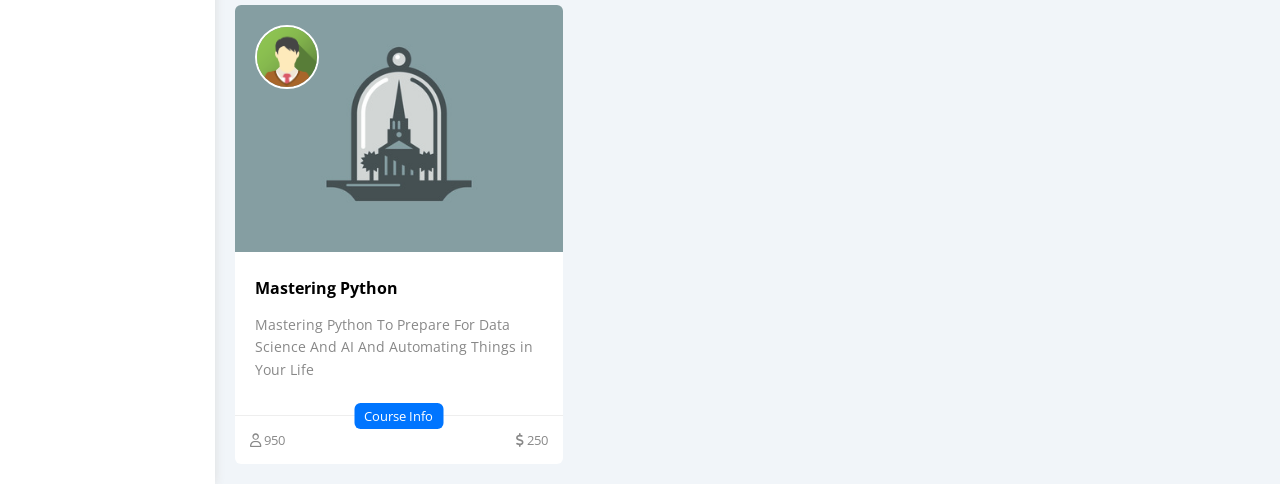
<file: courses.html>
<!DOCTYPE html>
<html lang="en">

<head>
    <meta charset="UTF-8" />
    <meta http-equiv="X-UA-Compatible" content="IE=edge" />
    <meta name="viewport" content="width=device-width, initial-scale=1.0" />
    <title>Courses</title>
    <link rel="stylesheet" href="css/all.min.css" />
    <link rel="stylesheet" href="css/fremwork.css" />
    <link rel="stylesheet" href="css/main.css" />
    <link rel="preconnect" href="https://fonts.googleapis.com" />
    <link rel="preconnect" href="https://fonts.gstatic.com" crossorigin />
    <link href="https://fonts.googleapis.com/css2?family=Open+Sans:wght@300;500&#038;display=swap" rel="stylesheet" />
</head>

<body>
    <div class="page d-flex">
        <div class="sidebar bg-white p-20 p-relative">
            <h3 class="p-relative txt-c mt-0">Alshazly</h3>
            <ul>
                <li>
                    <a class="d-flex align-center fs-14 c-black rad-6 p-10" href="index.html">
                        <i class="fa-regular fa-chart-bar fa-fw"></i>
                        <span>Dashboard</span>
                    </a>
                </li>
                <li>
                    <a class="d-flex align-center fs-14 c-black rad-6 p-10" href="settings.html">
                        <i class="fa-solid fa-gear fa-fw"></i>
                        <span>Settings</span>
                    </a>
                </li>
                <li>
                    <a class="d-flex align-center fs-14 c-black rad-6 p-10" href="profile.html">
                        <i class="fa-regular fa-user fa-fw"></i>
                        <span>Profile</span>
                    </a>
                </li>
                <li>
                    <a class="d-flex align-center fs-14 c-black rad-6 p-10" href="projects.html">
                        <i class="fa-solid fa-diagram-project fa-fw"></i>
                        <span>Projects</span>
                    </a>
                </li>
                <li>
                    <a class="active d-flex align-center fs-14 c-black rad-6 p-10" href="courses.html">
                        <i class="fa-solid fa-graduation-cap fa-fw"></i>
                        <span>Courses</span>
                    </a>
                </li>
                <li>
                    <a class="d-flex align-center fs-14 c-black rad-6 p-10" href="friends.html">
                        <i class="fa-regular fa-circle-user fa-fw"></i>
                        <span>Friends</span>
                    </a>
                </li>
                <li>
                    <a class="d-flex align-center fs-14 c-black rad-6 p-10" href="files.html">
                        <i class="fa-regular fa-file fa-fw"></i>
                        <span>Files</span>
                    </a>
                </li>
                <li>
                    <a class="d-flex align-center fs-14 c-black rad-6 p-10" href="plans.html">
                        <i class="fa-regular fa-credit-card fa-fw"></i>
                        <span>Plans</span>
                    </a>
                </li>
            </ul>
        </div>
        <div class="content w-full">
            <!-- Start Head -->
            <div class="head bg-white p-15 between-flex">
                <div class="search p-relative">
                    <input class="p-10" type="search" placeholder="Type A Keyword" />
                </div>
                <div class="icons d-flex align-center">
                    <span class="notification p-relative">
                        <i class="fa-regular fa-bell fa-lg"></i>
                    </span>
                    <img decoding="async" src="imgs/avatar.png" alt="" />
                </div>
            </div>
            <!-- End Head -->
            <h1 class="p-relative">Courses</h1>
            <div class="courses-page d-grid m-20 gap-20">
                <div class="course bg-white rad-6 p-relative">
                    <img decoding="async" class="cover" src="imgs/course-01.jpg" alt="" />
                    <img decoding="async" class="instructor" src="imgs/team-01.png" alt="" />
                    <div class="p-20">
                        <h4 class="m-0">Mastering Web Design</h4>
                        <p class="description c-grey mt-15 fs-14">
                            Master The Art Of Web Designing And Mocking, Prototyping And Creating Web Design
                            Architecture
                        </p>
                    </div>
                    <div class="info p-15 p-relative between-flex">
                        <span class="title bg-blue c-white btn-shape">Course Info</span>
                        <span class="c-grey">
                            <i class="fa-regular fa-user"></i>
                            950
                        </span>
                        <span class="c-grey">
                            <i class="fa-solid fa-dollar-sign"></i>
                            165
                        </span>
                    </div>
                </div>
                <div class="course bg-white rad-6 p-relative">
                    <img decoding="async" class="cover" src="imgs/course-02.jpg" alt="" />
                    <img decoding="async" class="instructor" src="imgs/team-02.png" alt="" />
                    <div class="p-20">
                        <h4 class="m-0">Data Structure And Algorithms</h4>
                        <p class="description c-grey mt-15 fs-14">
                            Master The Art Of Data Strcuture And Famous Algorithms Like Sorting, Dividing And Conquering
                        </p>
                    </div>
                    <div class="info p-15 p-relative between-flex">
                        <span class="title bg-blue c-white btn-shape">Course Info</span>
                        <span class="c-grey"> <i class="fa-regular fa-user"></i> 1150</span>
                        <span class="c-grey"><i class="fa-solid fa-dollar-sign"></i> 210</span>
                    </div>
                </div>
                <div class="course bg-white rad-6 p-relative">
                    <img decoding="async" class="cover" src="imgs/course-03.jpg" alt="" />
                    <img decoding="async" class="instructor" src="imgs/team-01.png" alt="" />
                    <div class="p-20">
                        <h4 class="m-0">Responsive Web Design</h4>
                        <p class="description c-grey mt-15 fs-14">
                            Mastering Responsive Web Design And Media Queries And Know Everything About Breakpoints
                        </p>
                    </div>
                    <div class="info p-15 p-relative between-flex">
                        <span class="title bg-blue c-white btn-shape">Course Info</span>
                        <span class="c-grey"> <i class="fa-regular fa-user"></i> 650</span>
                        <span class="c-grey"><i class="fa-solid fa-dollar-sign"></i> 90</span>
                    </div>
                </div>
                <div class="course bg-white rad-6 p-relative">
                    <img decoding="async" class="cover" src="imgs/course-04.jpg" alt="" />
                    <img decoding="async" class="instructor" src="imgs/team-03.png" alt="" />
                    <div class="p-20">
                        <h4 class="m-0">Mastering Python</h4>
                        <p class="description c-grey mt-15 fs-14">
                            Mastering Python To Prepare For Data Science And AI And Automating Things in Your Life
                        </p>
                    </div>
                    <div class="info p-15 p-relative between-flex">
                        <span class="title bg-blue c-white btn-shape">Course Info</span>
                        <span class="c-grey"> <i class="fa-regular fa-user"></i> 950</span>
                        <span class="c-grey"><i class="fa-solid fa-dollar-sign"></i> 250</span>
                    </div>
                </div>
                <div class="course bg-white rad-6 p-relative">
                    <img decoding="async" class="cover" src="imgs/course-05.jpg" alt="" />
                    <img decoding="async" class="instructor" src="imgs/team-03.png" alt="" />
                    <div class="p-20">
                        <h4 class="m-0">PHP Examples</h4>
                        <p class="description c-grey mt-15 fs-14">
                            PHP Tutorials And Examples And Practice On Web Application And Connecting With Databases
                        </p>
                    </div>
                    <div class="info p-15 p-relative between-flex">
                        <span class="title bg-blue c-white btn-shape">Course Info</span>
                        <span class="c-grey"> <i class="fa-regular fa-user"></i> 850</span>
                        <span class="c-grey"><i class="fa-solid fa-dollar-sign"></i> 150</span>
                    </div>
                </div>
                <div class="course bg-white rad-6 p-relative">
                    <img decoding="async" class="cover" src="imgs/course-02.jpg" alt="" />
                    <img decoding="async" class="instructor" src="imgs/team-02.png" alt="" />
                    <div class="p-20">
                        <h4 class="m-0">Data Structure And Algorithms</h4>
                        <p class="description c-grey mt-15 fs-14">
                            Master The Art Of Data Strcuture And Famous Algorithms Like Sorting, Dividing And Conquering
                        </p>
                    </div>
                    <div class="info p-15 p-relative between-flex">
                        <span class="title bg-blue c-white btn-shape">Course Info</span>
                        <span class="c-grey"> <i class="fa-regular fa-user"></i> 1150</span>
                        <span class="c-grey"><i class="fa-solid fa-dollar-sign"></i> 210</span>
                    </div>
                </div>
                <div class="course bg-white rad-6 p-relative">
                    <img decoding="async" class="cover" src="imgs/course-03.jpg" alt="" />
                    <img decoding="async" class="instructor" src="imgs/team-01.png" alt="" />
                    <div class="p-20">
                        <h4 class="m-0">Responsive Web Design</h4>
                        <p class="description c-grey mt-15 fs-14">
                            Mastering Responsive Web Design And Media Queries And Know Everything About Breakpoints
                        </p>
                    </div>
                    <div class="info p-15 p-relative between-flex">
                        <span class="title bg-blue c-white btn-shape">Course Info</span>
                        <span class="c-grey"> <i class="fa-regular fa-user"></i> 650</span>
                        <span class="c-grey"><i class="fa-solid fa-dollar-sign"></i> 90</span>
                    </div>
                </div>
                <div class="course bg-white rad-6 p-relative">
                    <img decoding="async" class="cover" src="imgs/course-01.jpg" alt="" />
                    <img decoding="async" class="instructor" src="imgs/team-01.png" alt="" />
                    <div class="p-20">
                        <h4 class="m-0">Mastering Web Design</h4>
                        <p class="description c-grey mt-15 fs-14">
                            Master The Art Of Web Designing And Mocking, Prototyping And Creating Web Design Archticture
                        </p>
                    </div>
                    <div class="info p-15 p-relative between-flex">
                        <span class="title bg-blue c-white btn-shape">Course Info</span>
                        <span class="c-grey"> <i class="fa-regular fa-user"></i> 850</span>
                        <span class="c-grey"><i class="fa-solid fa-dollar-sign"></i> 145</span>
                    </div>
                </div>
                <div class="course bg-white rad-6 p-relative">
                    <img decoding="async" class="cover" src="imgs/course-05.jpg" alt="" />
                    <img decoding="async" class="instructor" src="imgs/team-03.png" alt="" />
                    <div class="p-20">
                        <h4 class="m-0">PHP Examples</h4>
                        <p class="description c-grey mt-15 fs-14">
                            PHP Tutorials And Examples And Practice On Web Application And Connecting With Databases
                        </p>
                    </div>
                    <div class="info p-15 p-relative between-flex">
                        <span class="title bg-blue c-white btn-shape">Course Info</span>
                        <span class="c-grey"> <i class="fa-regular fa-user"></i> 850</span>
                        <span class="c-grey"><i class="fa-solid fa-dollar-sign"></i> 150</span>
                    </div>
                </div>
                <div class="course bg-white rad-6 p-relative">
                    <img decoding="async" class="cover" src="imgs/course-04.jpg" alt="" />
                    <img decoding="async" class="instructor" src="imgs/team-03.png" alt="" />
                    <div class="p-20">
                        <h4 class="m-0">Mastering Python</h4>
                        <p class="description c-grey mt-15 fs-14">
                            Mastering Python To Prepare For Data Science And AI And Automating Things in Your Life
                        </p>
                    </div>
                    <div class="info p-15 p-relative between-flex">
                        <span class="title bg-blue c-white btn-shape">Course Info</span>
                        <span class="c-grey"> <i class="fa-regular fa-user"></i> 950</span>
                        <span class="c-grey"><i class="fa-solid fa-dollar-sign"></i> 250</span>
                    </div>
                </div>
            </div>
        </div>
    </div>
</body>

</html>
</file>
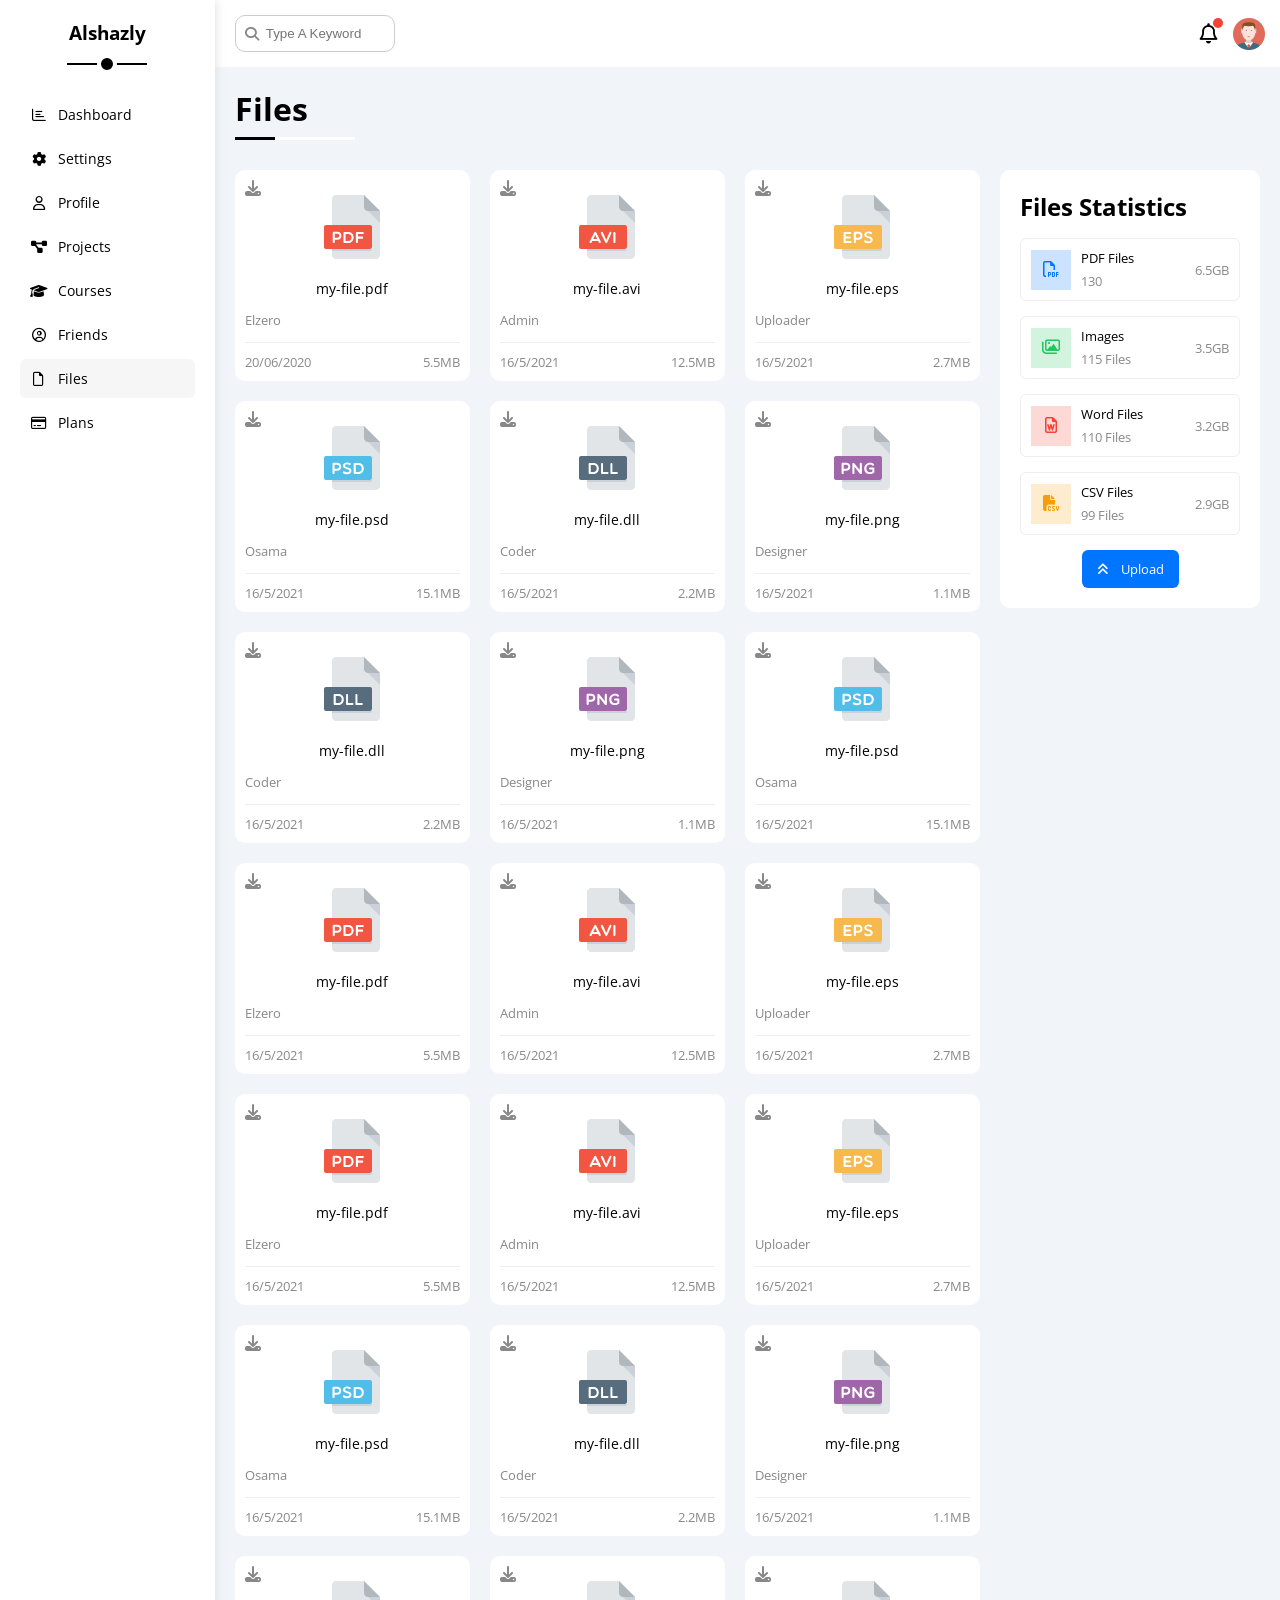
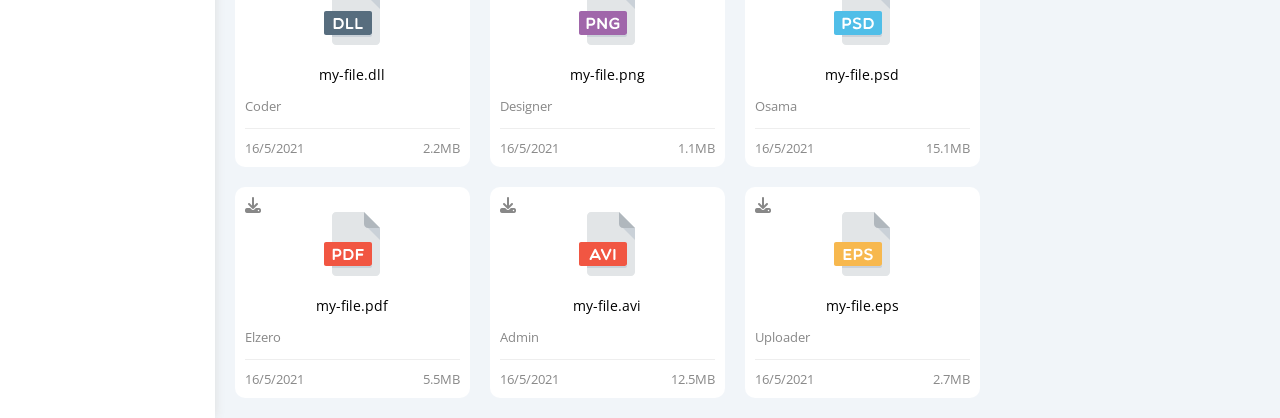
<file: file.html>
<!DOCTYPE html>
<html lang="en">

<head>
    <meta charset="UTF-8" />
    <meta http-equiv="X-UA-Compatible" content="IE=edge" />
    <meta name="viewport" content="width=device-width, initial-scale=1.0" />
    <title>Files</title>
    <link rel="stylesheet" href="css/all.min.css" />
    <link rel="stylesheet" href="css/fremwork.css" />
    <link rel="stylesheet" href="css/main.css" />
    <link rel="preconnect" href="https://fonts.googleapis.com" />
    <link rel="preconnect" href="https://fonts.gstatic.com" crossorigin />
    <link href="https://fonts.googleapis.com/css2?family=Open+Sans:wght@300;500&#038;display=swap" rel="stylesheet" />
</head>

<body>
    <div class="page d-flex">
        <div class="sidebar bg-white p-20 p-relative">
            <h3 class="p-relative txt-c mt-0">Alshazly</h3>
            <ul>
                <li>
                    <a class="d-flex align-center fs-14 c-black rad-6 p-10" href="index.html">
                        <i class="fa-regular fa-chart-bar fa-fw"></i>
                        <span>Dashboard</span>
                    </a>
                </li>
                <li>
                    <a class="d-flex align-center fs-14 c-black rad-6 p-10" href="settings.html">
                        <i class="fa-solid fa-gear fa-fw"></i>
                        <span>Settings</span>
                    </a>
                </li>
                <li>
                    <a class="d-flex align-center fs-14 c-black rad-6 p-10" href="profile.html">
                        <i class="fa-regular fa-user fa-fw"></i>
                        <span>Profile</span>
                    </a>
                </li>
                <li>
                    <a class="d-flex align-center fs-14 c-black rad-6 p-10" href="projects.html">
                        <i class="fa-solid fa-diagram-project fa-fw"></i>
                        <span>Projects</span>
                    </a>
                </li>
                <li>
                    <a class="d-flex align-center fs-14 c-black rad-6 p-10" href="courses.html">
                        <i class="fa-solid fa-graduation-cap fa-fw"></i>
                        <span>Courses</span>
                    </a>
                </li>
                <li>
                    <a class="d-flex align-center fs-14 c-black rad-6 p-10" href="friends.html">
                        <i class="fa-regular fa-circle-user fa-fw"></i>
                        <span>Friends</span>
                    </a>
                </li>
                <li>
                    <a class="active d-flex align-center fs-14 c-black rad-6 p-10" href="files.html">
                        <i class="fa-regular fa-file fa-fw"></i>
                        <span>Files</span>
                    </a>
                </li>
                <li>
                    <a class="d-flex align-center fs-14 c-black rad-6 p-10" href="plans.html">
                        <i class="fa-regular fa-credit-card fa-fw"></i>
                        <span>Plans</span>
                    </a>
                </li>
            </ul>
        </div>
        <div class="content w-full">
            <!-- Start Head -->
            <div class="head bg-white p-15 between-flex">
                <div class="search p-relative">
                    <input class="p-10" type="search" placeholder="Type A Keyword" />
                </div>
                <div class="icons d-flex align-center">
                    <span class="notification p-relative">
                        <i class="fa-regular fa-bell fa-lg"></i>
                    </span>
                    <img decoding="async" src="imgs/avatar.png" alt="" />
                </div>
            </div>
            <!-- End Head -->
            <h1 class="p-relative">Files</h1>
            <div class="files-page d-flex m-20 gap-20">
                <div class="files-stats p-20 bg-white rad-10">
                    <h2 class="mt-0 mb-15 txt-c-mobile">Files Statistics</h2>
                    <div class="d-flex align-center border-eee p-10 rad-6 mb-15 fs-13">
                        <i class="fa-regular fa-file-pdf fa-lg blue center-flex c-blue icon"></i>
                        <div class="info">
                            <span>PDF Files</span>
                            <span class="c-grey d-block mt-5">130</span>
                        </div>
                        <div class="size c-grey">6.5GB</div>
                    </div>
                    <div class="d-flex align-center border-eee p-10 rad-6 mb-15 fs-13">
                        <i class="fa-regular fa-images fa-lg green center-flex c-green icon"></i>
                        <div class="info">
                            <span>Images</span>
                            <span class="c-grey d-block mt-5">115 Files</span>
                        </div>
                        <div class="size c-grey">3.5GB</div>
                    </div>
                    <div class="d-flex align-center border-eee p-10 rad-6 mb-15 fs-13">
                        <i class="fa-regular fa-file-word fa-lg red center-flex c-red icon"></i>
                        <div class="info">
                            <span>Word Files</span>
                            <span class="c-grey d-block mt-5">110 Files</span>
                        </div>
                        <div class="size c-grey">3.2GB</div>
                    </div>
                    <div class="d-flex align-center border-eee p-10 rad-6 fs-13">
                        <i class="fa-solid fa-file-csv fa-lg orange center-flex c-orange icon"></i>
                        <div class="info">
                            <span>CSV Files</span>
                            <span class="c-grey d-block mt-5">99 Files</span>
                        </div>
                        <div class="size c-grey">2.9GB</div>
                    </div>
                    <a class="upload bg-blue c-white fs-13 rad-6 d-block w-fit" href="#">
                        <i class="fa-solid fa-angles-up mr-10"></i>
                        Upload
                    </a>
                </div>
                <div class="files-content d-grid gap-20">
                    <div class="file bg-white p-10 rad-10">
                        <i class="fa-solid fa-download c-grey p-absolute"></i>
                        <div class="icon txt-c">
                            <img decoding="async" class="mt-15 mb-15" src="imgs/pdf.svg" alt="" />
                        </div>
                        <div class="txt-c mb-10 fs-14">my-file.pdf</div>
                        <p class="c-grey fs-13">Elzero</p>
                        <div class="info between-flex mt-10 pt-10 fs-13 c-grey">
                            <span>20/06/2020</span>
                            <span>5.5MB</span>
                        </div>
                    </div>
                    <div class="file bg-white p-10 rad-10">
                        <i class="fa-solid fa-download c-grey p-absolute"></i>
                        <div class="icon txt-c">
                            <img decoding="async" class="mt-15 mb-15" src="imgs/avi.svg" alt="" />
                        </div>
                        <div class="txt-c mb-10 fs-14">my-file.avi</div>
                        <p class="c-grey fs-13">Admin</p>
                        <div class="info between-flex mt-10 pt-10 fs-13 c-grey">
                            <span>16/5/2021</span>
                            <span>12.5MB</span>
                        </div>
                    </div>
                    <div class="file bg-white p-10 rad-10">
                        <i class="fa-solid fa-download c-grey p-absolute"></i>
                        <div class="icon txt-c">
                            <img decoding="async" class="mt-15 mb-15" src="imgs/eps.svg" alt="" />
                        </div>
                        <div class="txt-c mb-10 fs-14">my-file.eps</div>
                        <p class="c-grey fs-13">Uploader</p>
                        <div class="info between-flex mt-10 pt-10 fs-13 c-grey">
                            <span>16/5/2021</span>
                            <span>2.7MB</span>
                        </div>
                    </div>
                    <div class="file bg-white p-10 rad-10">
                        <i class="fa-solid fa-download c-grey p-absolute"></i>
                        <div class="icon txt-c">
                            <img decoding="async" class="mt-15 mb-15" src="imgs/psd.svg" alt="" />
                        </div>
                        <div class="txt-c mb-10 fs-14">my-file.psd</div>
                        <p class="c-grey fs-13">Osama</p>
                        <div class="info between-flex mt-10 pt-10 fs-13 c-grey">
                            <span>16/5/2021</span>
                            <span>15.1MB</span>
                        </div>
                    </div>
                    <div class="file bg-white p-10 rad-10">
                        <i class="fa-solid fa-download c-grey p-absolute"></i>
                        <div class="icon txt-c">
                            <img decoding="async" class="mt-15 mb-15" src="imgs/dll.svg" alt="" />
                        </div>
                        <div class="txt-c mb-10 fs-14">my-file.dll</div>
                        <p class="c-grey fs-13">Coder</p>
                        <div class="info between-flex mt-10 pt-10 fs-13 c-grey">
                            <span>16/5/2021</span>
                            <span>2.2MB</span>
                        </div>
                    </div>
                    <div class="file bg-white p-10 rad-10">
                        <i class="fa-solid fa-download c-grey p-absolute"></i>
                        <div class="icon txt-c">
                            <img decoding="async" class="mt-15 mb-15" src="imgs/png.svg" alt="" />
                        </div>
                        <div class="txt-c mb-10 fs-14">my-file.png</div>
                        <p class="c-grey fs-13">Designer</p>
                        <div class="info between-flex mt-10 pt-10 fs-13 c-grey">
                            <span>16/5/2021</span>
                            <span>1.1MB</span>
                        </div>
                    </div>
                    <div class="file bg-white p-10 rad-10">
                        <i class="fa-solid fa-download c-grey p-absolute"></i>
                        <div class="icon txt-c">
                            <img decoding="async" class="mt-15 mb-15" src="imgs/dll.svg" alt="" />
                        </div>
                        <div class="txt-c mb-10 fs-14">my-file.dll</div>
                        <p class="c-grey fs-13">Coder</p>
                        <div class="info between-flex mt-10 pt-10 fs-13 c-grey">
                            <span>16/5/2021</span>
                            <span>2.2MB</span>
                        </div>
                    </div>
                    <div class="file bg-white p-10 rad-10">
                        <i class="fa-solid fa-download c-grey p-absolute"></i>
                        <div class="icon txt-c">
                            <img decoding="async" class="mt-15 mb-15" src="imgs/png.svg" alt="" />
                        </div>
                        <div class="txt-c mb-10 fs-14">my-file.png</div>
                        <p class="c-grey fs-13">Designer</p>
                        <div class="info between-flex mt-10 pt-10 fs-13 c-grey">
                            <span>16/5/2021</span>
                            <span>1.1MB</span>
                        </div>
                    </div>
                    <div class="file bg-white p-10 rad-10">
                        <i class="fa-solid fa-download c-grey p-absolute"></i>
                        <div class="icon txt-c">
                            <img decoding="async" class="mt-15 mb-15" src="imgs/psd.svg" alt="" />
                        </div>
                        <div class="txt-c mb-10 fs-14">my-file.psd</div>
                        <p class="c-grey fs-13">Osama</p>
                        <div class="info between-flex mt-10 pt-10 fs-13 c-grey">
                            <span>16/5/2021</span>
                            <span>15.1MB</span>
                        </div>
                    </div>
                    <div class="file bg-white p-10 rad-10">
                        <i class="fa-solid fa-download c-grey p-absolute"></i>
                        <div class="icon txt-c">
                            <img decoding="async" class="mt-15 mb-15" src="imgs/pdf.svg" alt="" />
                        </div>
                        <div class="txt-c mb-10 fs-14">my-file.pdf</div>
                        <p class="c-grey fs-13">Elzero</p>
                        <div class="info between-flex mt-10 pt-10 fs-13 c-grey">
                            <span>16/5/2021</span>
                            <span>5.5MB</span>
                        </div>
                    </div>
                    <div class="file bg-white p-10 rad-10">
                        <i class="fa-solid fa-download c-grey p-absolute"></i>
                        <div class="icon txt-c">
                            <img decoding="async" class="mt-15 mb-15" src="imgs/avi.svg" alt="" />
                        </div>
                        <div class="txt-c mb-10 fs-14">my-file.avi</div>
                        <p class="c-grey fs-13">Admin</p>
                        <div class="info between-flex mt-10 pt-10 fs-13 c-grey">
                            <span>16/5/2021</span>
                            <span>12.5MB</span>
                        </div>
                    </div>
                    <div class="file bg-white p-10 rad-10">
                        <i class="fa-solid fa-download c-grey p-absolute"></i>
                        <div class="icon txt-c">
                            <img decoding="async" class="mt-15 mb-15" src="imgs/eps.svg" alt="" />
                        </div>
                        <div class="txt-c mb-10 fs-14">my-file.eps</div>
                        <p class="c-grey fs-13">Uploader</p>
                        <div class="info between-flex mt-10 pt-10 fs-13 c-grey">
                            <span>16/5/2021</span>
                            <span>2.7MB</span>
                        </div>
                    </div>
                    <div class="file bg-white p-10 rad-10">
                        <i class="fa-solid fa-download c-grey p-absolute"></i>
                        <div class="icon txt-c">
                            <img decoding="async" class="mt-15 mb-15" src="imgs/pdf.svg" alt="" />
                        </div>
                        <div class="txt-c mb-10 fs-14">my-file.pdf</div>
                        <p class="c-grey fs-13">Elzero</p>
                        <div class="info between-flex mt-10 pt-10 fs-13 c-grey">
                            <span>16/5/2021</span>
                            <span>5.5MB</span>
                        </div>
                    </div>
                    <div class="file bg-white p-10 rad-10">
                        <i class="fa-solid fa-download c-grey p-absolute"></i>
                        <div class="icon txt-c">
                            <img decoding="async" class="mt-15 mb-15" src="imgs/avi.svg" alt="" />
                        </div>
                        <div class="txt-c mb-10 fs-14">my-file.avi</div>
                        <p class="c-grey fs-13">Admin</p>
                        <div class="info between-flex mt-10 pt-10 fs-13 c-grey">
                            <span>16/5/2021</span>
                            <span>12.5MB</span>
                        </div>
                    </div>
                    <div class="file bg-white p-10 rad-10">
                        <i class="fa-solid fa-download c-grey p-absolute"></i>
                        <div class="icon txt-c">
                            <img decoding="async" class="mt-15 mb-15" src="imgs/eps.svg" alt="" />
                        </div>
                        <div class="txt-c mb-10 fs-14">my-file.eps</div>
                        <p class="c-grey fs-13">Uploader</p>
                        <div class="info between-flex mt-10 pt-10 fs-13 c-grey">
                            <span>16/5/2021</span>
                            <span>2.7MB</span>
                        </div>
                    </div>
                    <div class="file bg-white p-10 rad-10">
                        <i class="fa-solid fa-download c-grey p-absolute"></i>
                        <div class="icon txt-c">
                            <img decoding="async" class="mt-15 mb-15" src="imgs/psd.svg" alt="" />
                        </div>
                        <div class="txt-c mb-10 fs-14">my-file.psd</div>
                        <p class="c-grey fs-13">Osama</p>
                        <div class="info between-flex mt-10 pt-10 fs-13 c-grey">
                            <span>16/5/2021</span>
                            <span>15.1MB</span>
                        </div>
                    </div>
                    <div class="file bg-white p-10 rad-10">
                        <i class="fa-solid fa-download c-grey p-absolute"></i>
                        <div class="icon txt-c">
                            <img decoding="async" class="mt-15 mb-15" src="imgs/dll.svg" alt="" />
                        </div>
                        <div class="txt-c mb-10 fs-14">my-file.dll</div>
                        <p class="c-grey fs-13">Coder</p>
                        <div class="info between-flex mt-10 pt-10 fs-13 c-grey">
                            <span>16/5/2021</span>
                            <span>2.2MB</span>
                        </div>
                    </div>
                    <div class="file bg-white p-10 rad-10">
                        <i class="fa-solid fa-download c-grey p-absolute"></i>
                        <div class="icon txt-c">
                            <img decoding="async" class="mt-15 mb-15" src="imgs/png.svg" alt="" />
                        </div>
                        <div class="txt-c mb-10 fs-14">my-file.png</div>
                        <p class="c-grey fs-13">Designer</p>
                        <div class="info between-flex mt-10 pt-10 fs-13 c-grey">
                            <span>16/5/2021</span>
                            <span>1.1MB</span>
                        </div>
                    </div>
                    <div class="file bg-white p-10 rad-10">
                        <i class="fa-solid fa-download c-grey p-absolute"></i>
                        <div class="icon txt-c">
                            <img decoding="async" class="mt-15 mb-15" src="imgs/dll.svg" alt="" />
                        </div>
                        <div class="txt-c mb-10 fs-14">my-file.dll</div>
                        <p class="c-grey fs-13">Coder</p>
                        <div class="info between-flex mt-10 pt-10 fs-13 c-grey">
                            <span>16/5/2021</span>
                            <span>2.2MB</span>
                        </div>
                    </div>
                    <div class="file bg-white p-10 rad-10">
                        <i class="fa-solid fa-download c-grey p-absolute"></i>
                        <div class="icon txt-c">
                            <img decoding="async" class="mt-15 mb-15" src="imgs/png.svg" alt="" />
                        </div>
                        <div class="txt-c mb-10 fs-14">my-file.png</div>
                        <p class="c-grey fs-13">Designer</p>
                        <div class="info between-flex mt-10 pt-10 fs-13 c-grey">
                            <span>16/5/2021</span>
                            <span>1.1MB</span>
                        </div>
                    </div>
                    <div class="file bg-white p-10 rad-10">
                        <i class="fa-solid fa-download c-grey p-absolute"></i>
                        <div class="icon txt-c">
                            <img decoding="async" class="mt-15 mb-15" src="imgs/psd.svg" alt="" />
                        </div>
                        <div class="txt-c mb-10 fs-14">my-file.psd</div>
                        <p class="c-grey fs-13">Osama</p>
                        <div class="info between-flex mt-10 pt-10 fs-13 c-grey">
                            <span>16/5/2021</span>
                            <span>15.1MB</span>
                        </div>
                    </div>
                    <div class="file bg-white p-10 rad-10">
                        <i class="fa-solid fa-download c-grey p-absolute"></i>
                        <div class="icon txt-c">
                            <img decoding="async" class="mt-15 mb-15" src="imgs/pdf.svg" alt="" />
                        </div>
                        <div class="txt-c mb-10 fs-14">my-file.pdf</div>
                        <p class="c-grey fs-13">Elzero</p>
                        <div class="info between-flex mt-10 pt-10 fs-13 c-grey">
                            <span>16/5/2021</span>
                            <span>5.5MB</span>
                        </div>
                    </div>
                    <div class="file bg-white p-10 rad-10">
                        <i class="fa-solid fa-download c-grey p-absolute"></i>
                        <div class="icon txt-c">
                            <img decoding="async" class="mt-15 mb-15" src="imgs/avi.svg" alt="" />
                        </div>
                        <div class="txt-c mb-10 fs-14">my-file.avi</div>
                        <p class="c-grey fs-13">Admin</p>
                        <div class="info between-flex mt-10 pt-10 fs-13 c-grey">
                            <span>16/5/2021</span>
                            <span>12.5MB</span>
                        </div>
                    </div>
                    <div class="file bg-white p-10 rad-10">
                        <i class="fa-solid fa-download c-grey p-absolute"></i>
                        <div class="icon txt-c">
                            <img decoding="async" class="mt-15 mb-15" src="imgs/eps.svg" alt="" />
                        </div>
                        <div class="txt-c mb-10 fs-14">my-file.eps</div>
                        <p class="c-grey fs-13">Uploader</p>
                        <div class="info between-flex mt-10 pt-10 fs-13 c-grey">
                            <span>16/5/2021</span>
                            <span>2.7MB</span>
                        </div>
                    </div>
                </div>
            </div>
        </div>
    </div>
</body>

</html>
</file>
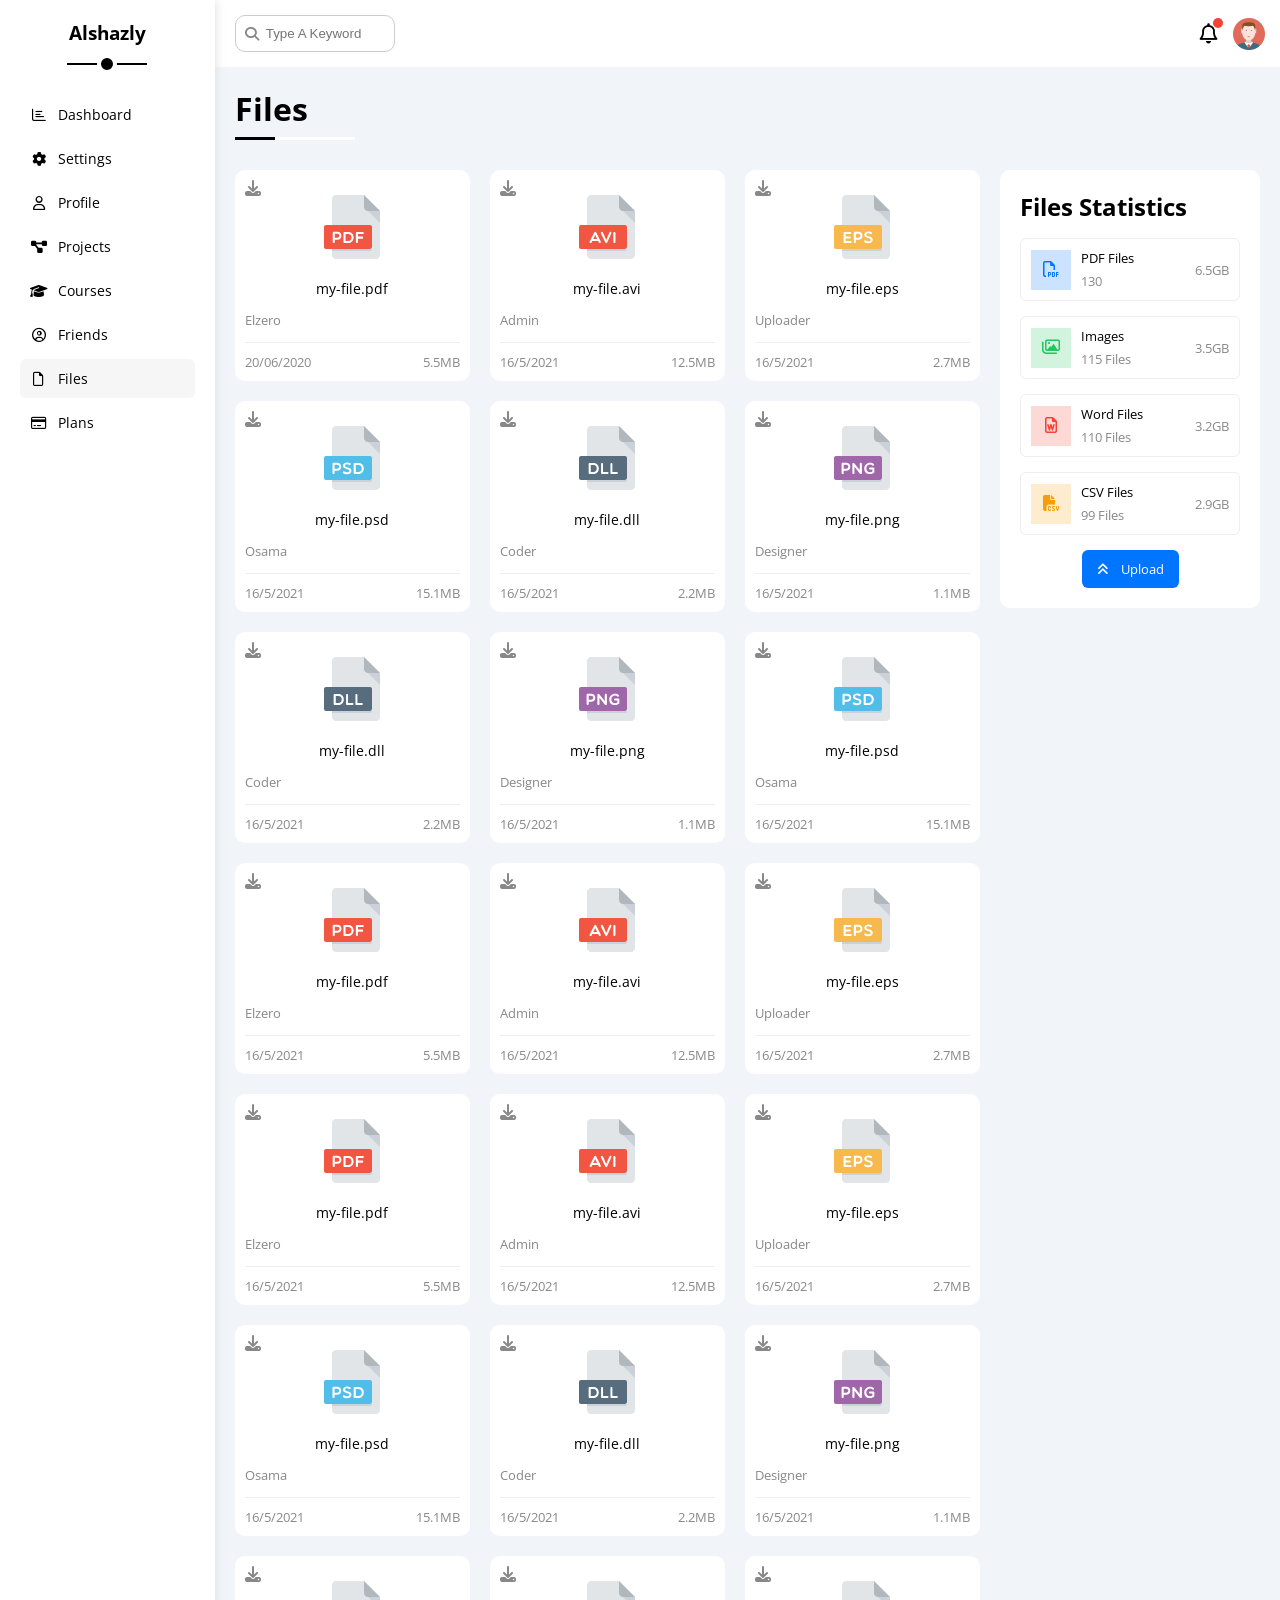
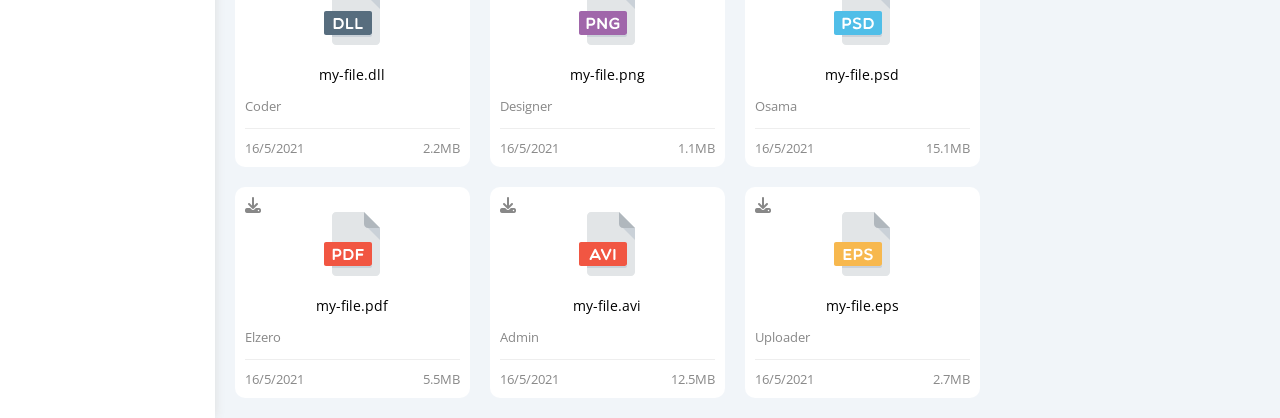
<file: files.html>
<!DOCTYPE html>
<html lang="en">

<head>
    <meta charset="UTF-8" />
    <meta http-equiv="X-UA-Compatible" content="IE=edge" />
    <meta name="viewport" content="width=device-width, initial-scale=1.0" />
    <title>Files</title>
    <link rel="stylesheet" href="css/all.min.css" />
    <link rel="stylesheet" href="css/fremwork.css" />
    <link rel="stylesheet" href="css/main.css" />
    <link rel="preconnect" href="https://fonts.googleapis.com" />
    <link rel="preconnect" href="https://fonts.gstatic.com" crossorigin />
    <link href="https://fonts.googleapis.com/css2?family=Open+Sans:wght@300;500&#038;display=swap" rel="stylesheet" />
</head>

<body>
    <div class="page d-flex">
        <div class="sidebar bg-white p-20 p-relative">
            <h3 class="p-relative txt-c mt-0">Alshazly</h3>
            <ul>
                <li>
                    <a class="d-flex align-center fs-14 c-black rad-6 p-10" href="index.html">
                        <i class="fa-regular fa-chart-bar fa-fw"></i>
                        <span>Dashboard</span>
                    </a>
                </li>
                <li>
                    <a class="d-flex align-center fs-14 c-black rad-6 p-10" href="settings.html">
                        <i class="fa-solid fa-gear fa-fw"></i>
                        <span>Settings</span>
                    </a>
                </li>
                <li>
                    <a class="d-flex align-center fs-14 c-black rad-6 p-10" href="profile.html">
                        <i class="fa-regular fa-user fa-fw"></i>
                        <span>Profile</span>
                    </a>
                </li>
                <li>
                    <a class="d-flex align-center fs-14 c-black rad-6 p-10" href="projects.html">
                        <i class="fa-solid fa-diagram-project fa-fw"></i>
                        <span>Projects</span>
                    </a>
                </li>
                <li>
                    <a class="d-flex align-center fs-14 c-black rad-6 p-10" href="courses.html">
                        <i class="fa-solid fa-graduation-cap fa-fw"></i>
                        <span>Courses</span>
                    </a>
                </li>
                <li>
                    <a class="d-flex align-center fs-14 c-black rad-6 p-10" href="friends.html">
                        <i class="fa-regular fa-circle-user fa-fw"></i>
                        <span>Friends</span>
                    </a>
                </li>
                <li>
                    <a class="active d-flex align-center fs-14 c-black rad-6 p-10" href="files.html">
                        <i class="fa-regular fa-file fa-fw"></i>
                        <span>Files</span>
                    </a>
                </li>
                <li>
                    <a class="d-flex align-center fs-14 c-black rad-6 p-10" href="plans.html">
                        <i class="fa-regular fa-credit-card fa-fw"></i>
                        <span>Plans</span>
                    </a>
                </li>
            </ul>
        </div>
        <div class="content w-full">
            <!-- Start Head -->
            <div class="head bg-white p-15 between-flex">
                <div class="search p-relative">
                    <input class="p-10" type="search" placeholder="Type A Keyword" />
                </div>
                <div class="icons d-flex align-center">
                    <span class="notification p-relative">
                        <i class="fa-regular fa-bell fa-lg"></i>
                    </span>
                    <img decoding="async" src="imgs/avatar.png" alt="" />
                </div>
            </div>
            <!-- End Head -->
            <h1 class="p-relative">Files</h1>
            <div class="files-page d-flex m-20 gap-20">
                <div class="files-stats p-20 bg-white rad-10">
                    <h2 class="mt-0 mb-15 txt-c-mobile">Files Statistics</h2>
                    <div class="d-flex align-center border-eee p-10 rad-6 mb-15 fs-13">
                        <i class="fa-regular fa-file-pdf fa-lg blue center-flex c-blue icon"></i>
                        <div class="info">
                            <span>PDF Files</span>
                            <span class="c-grey d-block mt-5">130</span>
                        </div>
                        <div class="size c-grey">6.5GB</div>
                    </div>
                    <div class="d-flex align-center border-eee p-10 rad-6 mb-15 fs-13">
                        <i class="fa-regular fa-images fa-lg green center-flex c-green icon"></i>
                        <div class="info">
                            <span>Images</span>
                            <span class="c-grey d-block mt-5">115 Files</span>
                        </div>
                        <div class="size c-grey">3.5GB</div>
                    </div>
                    <div class="d-flex align-center border-eee p-10 rad-6 mb-15 fs-13">
                        <i class="fa-regular fa-file-word fa-lg red center-flex c-red icon"></i>
                        <div class="info">
                            <span>Word Files</span>
                            <span class="c-grey d-block mt-5">110 Files</span>
                        </div>
                        <div class="size c-grey">3.2GB</div>
                    </div>
                    <div class="d-flex align-center border-eee p-10 rad-6 fs-13">
                        <i class="fa-solid fa-file-csv fa-lg orange center-flex c-orange icon"></i>
                        <div class="info">
                            <span>CSV Files</span>
                            <span class="c-grey d-block mt-5">99 Files</span>
                        </div>
                        <div class="size c-grey">2.9GB</div>
                    </div>
                    <a class="upload bg-blue c-white fs-13 rad-6 d-block w-fit" href="#">
                        <i class="fa-solid fa-angles-up mr-10"></i>
                        Upload
                    </a>
                </div>
                <div class="files-content d-grid gap-20">
                    <div class="file bg-white p-10 rad-10">
                        <i class="fa-solid fa-download c-grey p-absolute"></i>
                        <div class="icon txt-c">
                            <img decoding="async" class="mt-15 mb-15" src="imgs/pdf.svg" alt="" />
                        </div>
                        <div class="txt-c mb-10 fs-14">my-file.pdf</div>
                        <p class="c-grey fs-13">Elzero</p>
                        <div class="info between-flex mt-10 pt-10 fs-13 c-grey">
                            <span>20/06/2020</span>
                            <span>5.5MB</span>
                        </div>
                    </div>
                    <div class="file bg-white p-10 rad-10">
                        <i class="fa-solid fa-download c-grey p-absolute"></i>
                        <div class="icon txt-c">
                            <img decoding="async" class="mt-15 mb-15" src="imgs/avi.svg" alt="" />
                        </div>
                        <div class="txt-c mb-10 fs-14">my-file.avi</div>
                        <p class="c-grey fs-13">Admin</p>
                        <div class="info between-flex mt-10 pt-10 fs-13 c-grey">
                            <span>16/5/2021</span>
                            <span>12.5MB</span>
                        </div>
                    </div>
                    <div class="file bg-white p-10 rad-10">
                        <i class="fa-solid fa-download c-grey p-absolute"></i>
                        <div class="icon txt-c">
                            <img decoding="async" class="mt-15 mb-15" src="imgs/eps.svg" alt="" />
                        </div>
                        <div class="txt-c mb-10 fs-14">my-file.eps</div>
                        <p class="c-grey fs-13">Uploader</p>
                        <div class="info between-flex mt-10 pt-10 fs-13 c-grey">
                            <span>16/5/2021</span>
                            <span>2.7MB</span>
                        </div>
                    </div>
                    <div class="file bg-white p-10 rad-10">
                        <i class="fa-solid fa-download c-grey p-absolute"></i>
                        <div class="icon txt-c">
                            <img decoding="async" class="mt-15 mb-15" src="imgs/psd.svg" alt="" />
                        </div>
                        <div class="txt-c mb-10 fs-14">my-file.psd</div>
                        <p class="c-grey fs-13">Osama</p>
                        <div class="info between-flex mt-10 pt-10 fs-13 c-grey">
                            <span>16/5/2021</span>
                            <span>15.1MB</span>
                        </div>
                    </div>
                    <div class="file bg-white p-10 rad-10">
                        <i class="fa-solid fa-download c-grey p-absolute"></i>
                        <div class="icon txt-c">
                            <img decoding="async" class="mt-15 mb-15" src="imgs/dll.svg" alt="" />
                        </div>
                        <div class="txt-c mb-10 fs-14">my-file.dll</div>
                        <p class="c-grey fs-13">Coder</p>
                        <div class="info between-flex mt-10 pt-10 fs-13 c-grey">
                            <span>16/5/2021</span>
                            <span>2.2MB</span>
                        </div>
                    </div>
                    <div class="file bg-white p-10 rad-10">
                        <i class="fa-solid fa-download c-grey p-absolute"></i>
                        <div class="icon txt-c">
                            <img decoding="async" class="mt-15 mb-15" src="imgs/png.svg" alt="" />
                        </div>
                        <div class="txt-c mb-10 fs-14">my-file.png</div>
                        <p class="c-grey fs-13">Designer</p>
                        <div class="info between-flex mt-10 pt-10 fs-13 c-grey">
                            <span>16/5/2021</span>
                            <span>1.1MB</span>
                        </div>
                    </div>
                    <div class="file bg-white p-10 rad-10">
                        <i class="fa-solid fa-download c-grey p-absolute"></i>
                        <div class="icon txt-c">
                            <img decoding="async" class="mt-15 mb-15" src="imgs/dll.svg" alt="" />
                        </div>
                        <div class="txt-c mb-10 fs-14">my-file.dll</div>
                        <p class="c-grey fs-13">Coder</p>
                        <div class="info between-flex mt-10 pt-10 fs-13 c-grey">
                            <span>16/5/2021</span>
                            <span>2.2MB</span>
                        </div>
                    </div>
                    <div class="file bg-white p-10 rad-10">
                        <i class="fa-solid fa-download c-grey p-absolute"></i>
                        <div class="icon txt-c">
                            <img decoding="async" class="mt-15 mb-15" src="imgs/png.svg" alt="" />
                        </div>
                        <div class="txt-c mb-10 fs-14">my-file.png</div>
                        <p class="c-grey fs-13">Designer</p>
                        <div class="info between-flex mt-10 pt-10 fs-13 c-grey">
                            <span>16/5/2021</span>
                            <span>1.1MB</span>
                        </div>
                    </div>
                    <div class="file bg-white p-10 rad-10">
                        <i class="fa-solid fa-download c-grey p-absolute"></i>
                        <div class="icon txt-c">
                            <img decoding="async" class="mt-15 mb-15" src="imgs/psd.svg" alt="" />
                        </div>
                        <div class="txt-c mb-10 fs-14">my-file.psd</div>
                        <p class="c-grey fs-13">Osama</p>
                        <div class="info between-flex mt-10 pt-10 fs-13 c-grey">
                            <span>16/5/2021</span>
                            <span>15.1MB</span>
                        </div>
                    </div>
                    <div class="file bg-white p-10 rad-10">
                        <i class="fa-solid fa-download c-grey p-absolute"></i>
                        <div class="icon txt-c">
                            <img decoding="async" class="mt-15 mb-15" src="imgs/pdf.svg" alt="" />
                        </div>
                        <div class="txt-c mb-10 fs-14">my-file.pdf</div>
                        <p class="c-grey fs-13">Elzero</p>
                        <div class="info between-flex mt-10 pt-10 fs-13 c-grey">
                            <span>16/5/2021</span>
                            <span>5.5MB</span>
                        </div>
                    </div>
                    <div class="file bg-white p-10 rad-10">
                        <i class="fa-solid fa-download c-grey p-absolute"></i>
                        <div class="icon txt-c">
                            <img decoding="async" class="mt-15 mb-15" src="imgs/avi.svg" alt="" />
                        </div>
                        <div class="txt-c mb-10 fs-14">my-file.avi</div>
                        <p class="c-grey fs-13">Admin</p>
                        <div class="info between-flex mt-10 pt-10 fs-13 c-grey">
                            <span>16/5/2021</span>
                            <span>12.5MB</span>
                        </div>
                    </div>
                    <div class="file bg-white p-10 rad-10">
                        <i class="fa-solid fa-download c-grey p-absolute"></i>
                        <div class="icon txt-c">
                            <img decoding="async" class="mt-15 mb-15" src="imgs/eps.svg" alt="" />
                        </div>
                        <div class="txt-c mb-10 fs-14">my-file.eps</div>
                        <p class="c-grey fs-13">Uploader</p>
                        <div class="info between-flex mt-10 pt-10 fs-13 c-grey">
                            <span>16/5/2021</span>
                            <span>2.7MB</span>
                        </div>
                    </div>
                    <div class="file bg-white p-10 rad-10">
                        <i class="fa-solid fa-download c-grey p-absolute"></i>
                        <div class="icon txt-c">
                            <img decoding="async" class="mt-15 mb-15" src="imgs/pdf.svg" alt="" />
                        </div>
                        <div class="txt-c mb-10 fs-14">my-file.pdf</div>
                        <p class="c-grey fs-13">Elzero</p>
                        <div class="info between-flex mt-10 pt-10 fs-13 c-grey">
                            <span>16/5/2021</span>
                            <span>5.5MB</span>
                        </div>
                    </div>
                    <div class="file bg-white p-10 rad-10">
                        <i class="fa-solid fa-download c-grey p-absolute"></i>
                        <div class="icon txt-c">
                            <img decoding="async" class="mt-15 mb-15" src="imgs/avi.svg" alt="" />
                        </div>
                        <div class="txt-c mb-10 fs-14">my-file.avi</div>
                        <p class="c-grey fs-13">Admin</p>
                        <div class="info between-flex mt-10 pt-10 fs-13 c-grey">
                            <span>16/5/2021</span>
                            <span>12.5MB</span>
                        </div>
                    </div>
                    <div class="file bg-white p-10 rad-10">
                        <i class="fa-solid fa-download c-grey p-absolute"></i>
                        <div class="icon txt-c">
                            <img decoding="async" class="mt-15 mb-15" src="imgs/eps.svg" alt="" />
                        </div>
                        <div class="txt-c mb-10 fs-14">my-file.eps</div>
                        <p class="c-grey fs-13">Uploader</p>
                        <div class="info between-flex mt-10 pt-10 fs-13 c-grey">
                            <span>16/5/2021</span>
                            <span>2.7MB</span>
                        </div>
                    </div>
                    <div class="file bg-white p-10 rad-10">
                        <i class="fa-solid fa-download c-grey p-absolute"></i>
                        <div class="icon txt-c">
                            <img decoding="async" class="mt-15 mb-15" src="imgs/psd.svg" alt="" />
                        </div>
                        <div class="txt-c mb-10 fs-14">my-file.psd</div>
                        <p class="c-grey fs-13">Osama</p>
                        <div class="info between-flex mt-10 pt-10 fs-13 c-grey">
                            <span>16/5/2021</span>
                            <span>15.1MB</span>
                        </div>
                    </div>
                    <div class="file bg-white p-10 rad-10">
                        <i class="fa-solid fa-download c-grey p-absolute"></i>
                        <div class="icon txt-c">
                            <img decoding="async" class="mt-15 mb-15" src="imgs/dll.svg" alt="" />
                        </div>
                        <div class="txt-c mb-10 fs-14">my-file.dll</div>
                        <p class="c-grey fs-13">Coder</p>
                        <div class="info between-flex mt-10 pt-10 fs-13 c-grey">
                            <span>16/5/2021</span>
                            <span>2.2MB</span>
                        </div>
                    </div>
                    <div class="file bg-white p-10 rad-10">
                        <i class="fa-solid fa-download c-grey p-absolute"></i>
                        <div class="icon txt-c">
                            <img decoding="async" class="mt-15 mb-15" src="imgs/png.svg" alt="" />
                        </div>
                        <div class="txt-c mb-10 fs-14">my-file.png</div>
                        <p class="c-grey fs-13">Designer</p>
                        <div class="info between-flex mt-10 pt-10 fs-13 c-grey">
                            <span>16/5/2021</span>
                            <span>1.1MB</span>
                        </div>
                    </div>
                    <div class="file bg-white p-10 rad-10">
                        <i class="fa-solid fa-download c-grey p-absolute"></i>
                        <div class="icon txt-c">
                            <img decoding="async" class="mt-15 mb-15" src="imgs/dll.svg" alt="" />
                        </div>
                        <div class="txt-c mb-10 fs-14">my-file.dll</div>
                        <p class="c-grey fs-13">Coder</p>
                        <div class="info between-flex mt-10 pt-10 fs-13 c-grey">
                            <span>16/5/2021</span>
                            <span>2.2MB</span>
                        </div>
                    </div>
                    <div class="file bg-white p-10 rad-10">
                        <i class="fa-solid fa-download c-grey p-absolute"></i>
                        <div class="icon txt-c">
                            <img decoding="async" class="mt-15 mb-15" src="imgs/png.svg" alt="" />
                        </div>
                        <div class="txt-c mb-10 fs-14">my-file.png</div>
                        <p class="c-grey fs-13">Designer</p>
                        <div class="info between-flex mt-10 pt-10 fs-13 c-grey">
                            <span>16/5/2021</span>
                            <span>1.1MB</span>
                        </div>
                    </div>
                    <div class="file bg-white p-10 rad-10">
                        <i class="fa-solid fa-download c-grey p-absolute"></i>
                        <div class="icon txt-c">
                            <img decoding="async" class="mt-15 mb-15" src="imgs/psd.svg" alt="" />
                        </div>
                        <div class="txt-c mb-10 fs-14">my-file.psd</div>
                        <p class="c-grey fs-13">Osama</p>
                        <div class="info between-flex mt-10 pt-10 fs-13 c-grey">
                            <span>16/5/2021</span>
                            <span>15.1MB</span>
                        </div>
                    </div>
                    <div class="file bg-white p-10 rad-10">
                        <i class="fa-solid fa-download c-grey p-absolute"></i>
                        <div class="icon txt-c">
                            <img decoding="async" class="mt-15 mb-15" src="imgs/pdf.svg" alt="" />
                        </div>
                        <div class="txt-c mb-10 fs-14">my-file.pdf</div>
                        <p class="c-grey fs-13">Elzero</p>
                        <div class="info between-flex mt-10 pt-10 fs-13 c-grey">
                            <span>16/5/2021</span>
                            <span>5.5MB</span>
                        </div>
                    </div>
                    <div class="file bg-white p-10 rad-10">
                        <i class="fa-solid fa-download c-grey p-absolute"></i>
                        <div class="icon txt-c">
                            <img decoding="async" class="mt-15 mb-15" src="imgs/avi.svg" alt="" />
                        </div>
                        <div class="txt-c mb-10 fs-14">my-file.avi</div>
                        <p class="c-grey fs-13">Admin</p>
                        <div class="info between-flex mt-10 pt-10 fs-13 c-grey">
                            <span>16/5/2021</span>
                            <span>12.5MB</span>
                        </div>
                    </div>
                    <div class="file bg-white p-10 rad-10">
                        <i class="fa-solid fa-download c-grey p-absolute"></i>
                        <div class="icon txt-c">
                            <img decoding="async" class="mt-15 mb-15" src="imgs/eps.svg" alt="" />
                        </div>
                        <div class="txt-c mb-10 fs-14">my-file.eps</div>
                        <p class="c-grey fs-13">Uploader</p>
                        <div class="info between-flex mt-10 pt-10 fs-13 c-grey">
                            <span>16/5/2021</span>
                            <span>2.7MB</span>
                        </div>
                    </div>
                </div>
            </div>
        </div>
    </div>
</body>

</html>
</file>
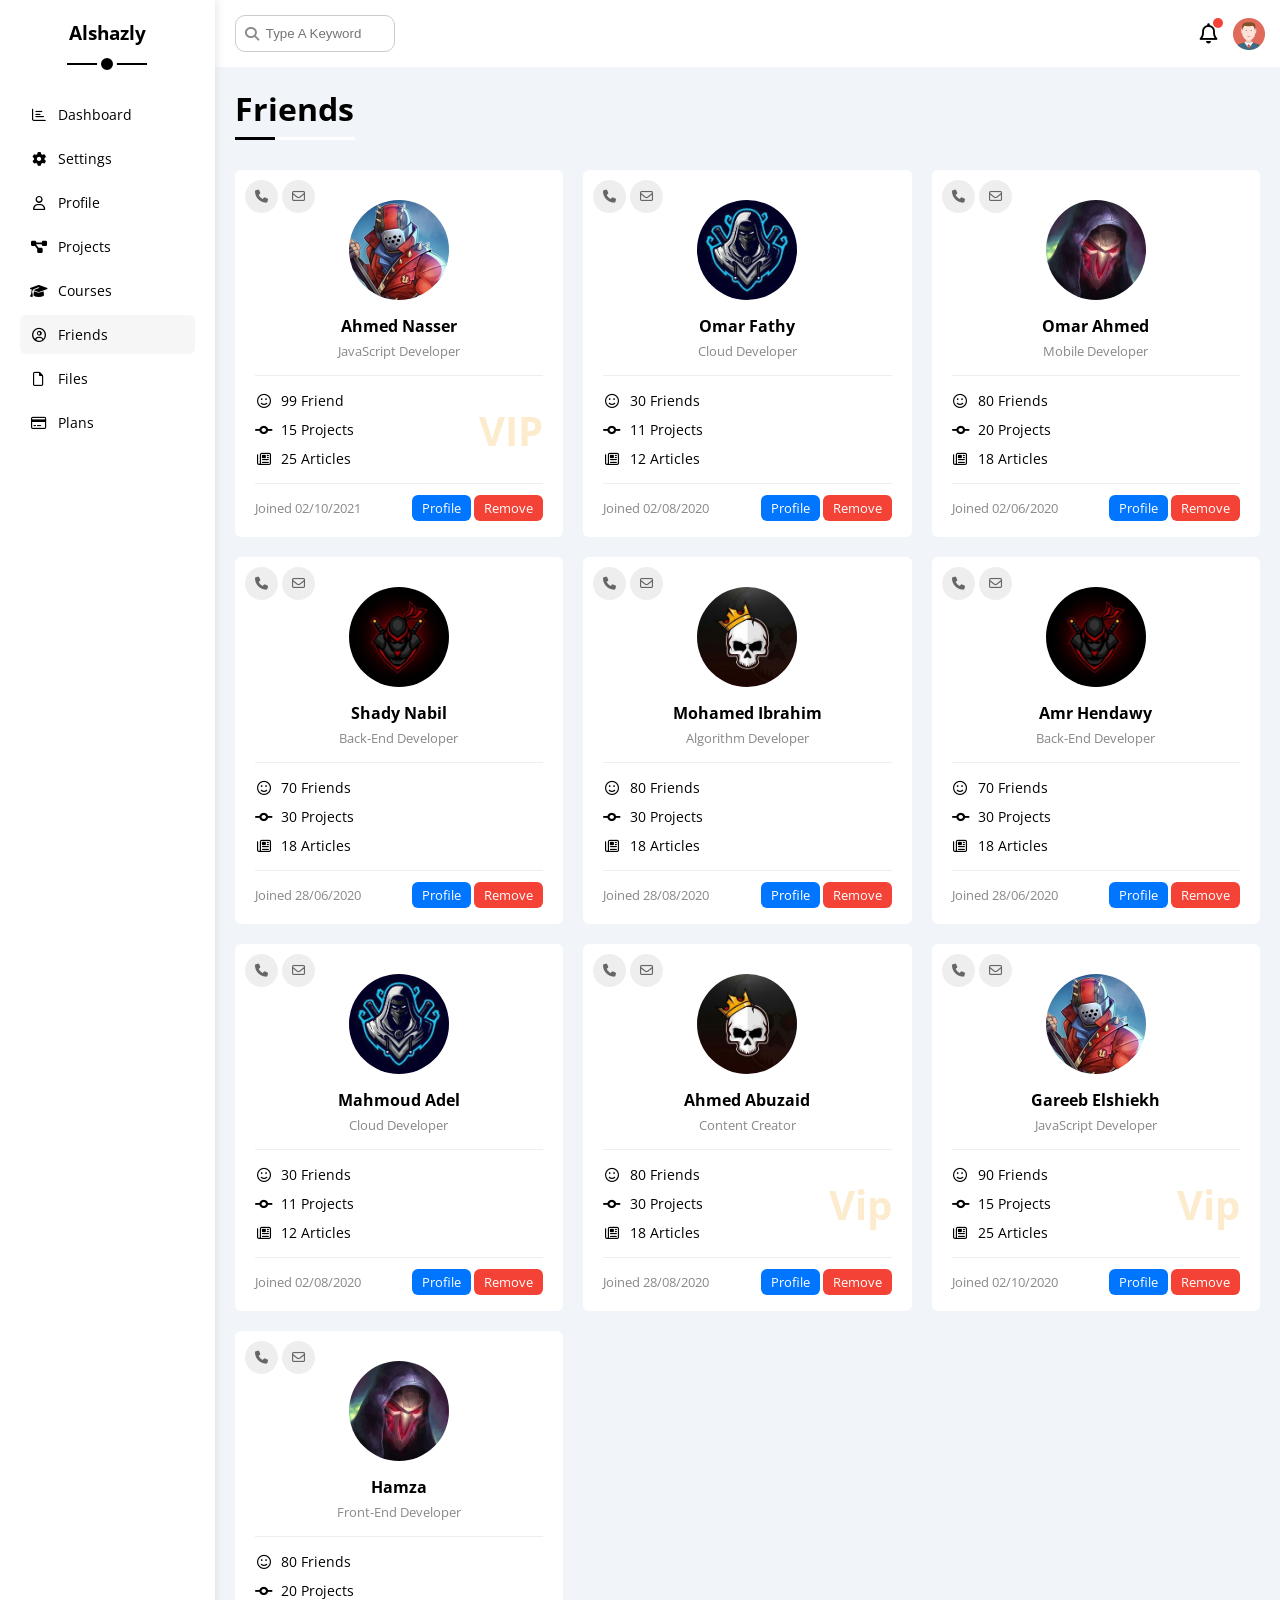
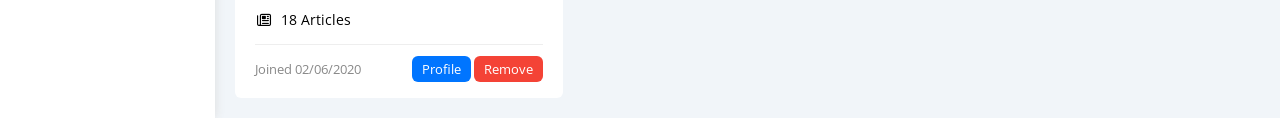
<file: friends.html>
<!DOCTYPE html>
<html lang="en">

<head>
    <meta charset="UTF-8" />
    <meta http-equiv="X-UA-Compatible" content="IE=edge" />
    <meta name="viewport" content="width=device-width, initial-scale=1.0" />
    <title>Friends</title>
    <link rel="stylesheet" href="css/all.min.css" />
    <link rel="stylesheet" href="css/fremwork.css" />
    <link rel="stylesheet" href="css/main.css" />
    <link rel="preconnect" href="https://fonts.googleapis.com" />
    <link rel="preconnect" href="https://fonts.gstatic.com" crossorigin />
    <link href="https://fonts.googleapis.com/css2?family=Open+Sans:wght@300;500&#038;display=swap" rel="stylesheet" />
</head>

<body>
    <div class="page d-flex">
        <div class="sidebar bg-white p-20 p-relative">
            <h3 class="p-relative txt-c mt-0">Alshazly</h3>
            <ul>
                <li>
                    <a class="d-flex align-center fs-14 c-black rad-6 p-10" href="index.html">
                        <i class="fa-regular fa-chart-bar fa-fw"></i>
                        <span>Dashboard</span>
                    </a>
                </li>
                <li>
                    <a class="d-flex align-center fs-14 c-black rad-6 p-10" href="settings.html">
                        <i class="fa-solid fa-gear fa-fw"></i>
                        <span>Settings</span>
                    </a>
                </li>
                <li>
                    <a class="d-flex align-center fs-14 c-black rad-6 p-10" href="profile.html">
                        <i class="fa-regular fa-user fa-fw"></i>
                        <span>Profile</span>
                    </a>
                </li>
                <li>
                    <a class="d-flex align-center fs-14 c-black rad-6 p-10" href="projects.html">
                        <i class="fa-solid fa-diagram-project fa-fw"></i>
                        <span>Projects</span>
                    </a>
                </li>
                <li>
                    <a class="d-flex align-center fs-14 c-black rad-6 p-10" href="courses.html">
                        <i class="fa-solid fa-graduation-cap fa-fw"></i>
                        <span>Courses</span>
                    </a>
                </li>
                <li>
                    <a class="active d-flex align-center fs-14 c-black rad-6 p-10" href="friends.html">
                        <i class="fa-regular fa-circle-user fa-fw"></i>
                        <span>Friends</span>
                    </a>
                </li>
                <li>
                    <a class="d-flex align-center fs-14 c-black rad-6 p-10" href="files.html">
                        <i class="fa-regular fa-file fa-fw"></i>
                        <span>Files</span>
                    </a>
                </li>
                <li>
                    <a class="d-flex align-center fs-14 c-black rad-6 p-10" href="plans.html">
                        <i class="fa-regular fa-credit-card fa-fw"></i>
                        <span>Plans</span>
                    </a>
                </li>
            </ul>
        </div>
        <div class="content w-full">
            <!-- Start Head -->
            <div class="head bg-white p-15 between-flex">
                <div class="search p-relative">
                    <input class="p-10" type="search" placeholder="Type A Keyword" />
                </div>
                <div class="icons d-flex align-center">
                    <span class="notification p-relative">
                        <i class="fa-regular fa-bell fa-lg"></i>
                    </span>
                    <img decoding="async" src="imgs/avatar.png" alt="" />
                </div>
            </div>
            <!-- End Head -->
            <h1 class="p-relative">Friends</h1>
            <div class="friends-page d-grid m-20 gap-20">
                <div class="friend bg-white rad-6 p-20 p-relative">
                    <div class="contact">
                        <i class="fa-solid fa-phone"></i>
                        <i class="fa-regular fa-envelope"></i>
                    </div>
                    <div class="txt-c">
                        <img decoding="async" class="rad-half mt-10 mb-10 w-100 h-100" src="imgs/friend-01.jpg"
                            alt="" />
                        <h4 class="m-0">Ahmed Nasser</h4>
                        <p class="c-grey fs-13 mt-5 mb-0">JavaScript Developer</p>
                    </div>
                    <div class="icons fs-14 p-relative">
                        <div class="mb-10">
                            <i class="fa-regular fa-face-smile fa-fw"></i>
                            <span>99 Friend</span>
                        </div>
                        <div class="mb-10">
                            <i class="fa-solid fa-code-commit fa-fw"></i>
                            <span>15 Projects</span>
                        </div>
                        <div>
                            <i class="fa-regular fa-newspaper fa-fw"></i>
                            <span>25 Articles</span>
                        </div>
                        <span class="vip fw-bold c-orange">VIP</span>
                    </div>
                    <div class="info between-flex fs-13">
                        <span class="c-grey">Joined 02/10/2021</span>
                        <div>
                            <a class="bg-blue c-white btn-shape" href="profile.html">Profile</a>
                            <a class="bg-red c-white btn-shape" href="#">Remove</a>
                        </div>
                    </div>
                </div>
                <div class="friend bg-white rad-6 p-20 p-relative">
                    <div class="contact">
                        <i class="fa-solid fa-phone"></i>
                        <i class="fa-regular fa-envelope"></i>
                    </div>
                    <div class="txt-c">
                        <img decoding="async" class="rad-half mt-10 mb-10 w-100 h-100" src="imgs/friend-02.jpg"
                            alt="" />
                        <h4 class="m-0">Omar Fathy</h4>
                        <p class="c-grey fs-13 mt-5 mb-0">Cloud Developer</p>
                    </div>
                    <div class="icons fs-14 p-relative">
                        <div class="mb-10">
                            <i class="fa-regular fa-face-smile fa-fw"></i>
                            <span>30 Friends</span>
                        </div>
                        <div class="mb-10">
                            <i class="fa-solid fa-code-commit fa-fw"></i>
                            <span>11 Projects</span>
                        </div>
                        <div>
                            <i class="fa-regular fa-newspaper fa-fw"></i>
                            <span>12 Articles</span>
                        </div>
                    </div>
                    <div class="info between-flex fs-13">
                        <span class="c-grey">Joined 02/08/2020</span>
                        <div>
                            <a class="bg-blue c-white btn-shape" href="profile.html">Profile</a>
                            <a class="bg-red c-white btn-shape" href="">Remove</a>
                        </div>
                    </div>
                </div>
                <div class="friend bg-white rad-6 p-20 p-relative">
                    <div class="contact">
                        <i class="fa-solid fa-phone"></i>
                        <i class="fa-regular fa-envelope"></i>
                    </div>
                    <div class="txt-c">
                        <img decoding="async" class="rad-half mt-10 mb-10 w-100 h-100" src="imgs/friend-03.jpg"
                            alt="" />
                        <h4 class="m-0">Omar Ahmed</h4>
                        <p class="c-grey fs-13 mt-5 mb-0">Mobile Developer</p>
                    </div>
                    <div class="icons fs-14 p-relative">
                        <div class="mb-10">
                            <i class="fa-regular fa-face-smile fa-fw"></i>
                            <span>80 Friends</span>
                        </div>
                        <div class="mb-10">
                            <i class="fa-solid fa-code-commit fa-fw"></i>
                            <span>20 Projects</span>
                        </div>
                        <div>
                            <i class="fa-regular fa-newspaper fa-fw"></i>
                            <span>18 Articles</span>
                        </div>
                    </div>
                    <div class="info between-flex fs-13">
                        <span class="c-grey">Joined 02/06/2020</span>
                        <div>
                            <a class="bg-blue c-white btn-shape" href="profile.html">Profile</a>
                            <a class="bg-red c-white btn-shape" href="">Remove</a>
                        </div>
                    </div>
                </div>
                <div class="friend bg-white rad-6 p-20 p-relative">
                    <div class="contact">
                        <i class="fa-solid fa-phone"></i>
                        <i class="fa-regular fa-envelope"></i>
                    </div>
                    <div class="txt-c">
                        <img decoding="async" class="rad-half mt-10 mb-10 w-100 h-100" src="imgs/friend-04.jpg"
                            alt="" />
                        <h4 class="m-0">Shady Nabil</h4>
                        <p class="c-grey fs-13 mt-5 mb-0">Back-End Developer</p>
                    </div>
                    <div class="icons fs-14 p-relative">
                        <div class="mb-10">
                            <i class="fa-regular fa-face-smile fa-fw"></i>
                            <span>70 Friends</span>
                        </div>
                        <div class="mb-10">
                            <i class="fa-solid fa-code-commit fa-fw"></i>
                            <span>30 Projects</span>
                        </div>
                        <div>
                            <i class="fa-regular fa-newspaper fa-fw"></i>
                            <span>18 Articles</span>
                        </div>
                    </div>
                    <div class="info between-flex fs-13">
                        <span class="c-grey">Joined 28/06/2020</span>
                        <div>
                            <a class="bg-blue c-white btn-shape" href="profile.html">Profile</a>
                            <a class="bg-red c-white btn-shape" href="">Remove</a>
                        </div>
                    </div>
                </div>
                <div class="friend bg-white rad-6 p-20 p-relative">
                    <div class="contact">
                        <i class="fa-solid fa-phone"></i>
                        <i class="fa-regular fa-envelope"></i>
                    </div>
                    <div class="txt-c">
                        <img decoding="async" class="rad-half mt-10 mb-10 w-100 h-100" src="imgs/friend-05.jpg"
                            alt="" />
                        <h4 class="m-0">Mohamed Ibrahim</h4>
                        <p class="c-grey fs-13 mt-5 mb-0">Algorithm Developer</p>
                    </div>
                    <div class="icons fs-14 p-relative">
                        <div class="mb-10">
                            <i class="fa-regular fa-face-smile fa-fw"></i>
                            <span>80 Friends</span>
                        </div>
                        <div class="mb-10">
                            <i class="fa-solid fa-code-commit fa-fw"></i>
                            <span>30 Projects</span>
                        </div>
                        <div>
                            <i class="fa-regular fa-newspaper fa-fw"></i>
                            <span>18 Articles</span>
                        </div>
                    </div>
                    <div class="info between-flex fs-13">
                        <span class="c-grey">Joined 28/08/2020</span>
                        <div>
                            <a class="bg-blue c-white btn-shape" href="profile.html">Profile</a>
                            <a class="bg-red c-white btn-shape" href="">Remove</a>
                        </div>
                    </div>
                </div>
                <div class="friend bg-white rad-6 p-20 p-relative">
                    <div class="contact">
                        <i class="fa-solid fa-phone"></i>
                        <i class="fa-regular fa-envelope"></i>
                    </div>
                    <div class="txt-c">
                        <img decoding="async" class="rad-half mt-10 mb-10 w-100 h-100" src="imgs/friend-04.jpg"
                            alt="" />
                        <h4 class="m-0">Amr Hendawy</h4>
                        <p class="c-grey fs-13 mt-5 mb-0">Back-End Developer</p>
                    </div>
                    <div class="icons fs-14 p-relative">
                        <div class="mb-10">
                            <i class="fa-regular fa-face-smile fa-fw"></i>
                            <span>70 Friends</span>
                        </div>
                        <div class="mb-10">
                            <i class="fa-solid fa-code-commit fa-fw"></i>
                            <span>30 Projects</span>
                        </div>
                        <div>
                            <i class="fa-regular fa-newspaper fa-fw"></i>
                            <span>18 Articles</span>
                        </div>
                    </div>
                    <div class="info between-flex fs-13">
                        <span class="c-grey">Joined 28/06/2020</span>
                        <div>
                            <a class="bg-blue c-white btn-shape" href="profile.html">Profile</a>
                            <a class="bg-red c-white btn-shape" href="">Remove</a>
                        </div>
                    </div>
                </div>
                <div class="friend bg-white rad-6 p-20 p-relative">
                    <div class="contact">
                        <i class="fa-solid fa-phone"></i>
                        <i class="fa-regular fa-envelope"></i>
                    </div>
                    <div class="txt-c">
                        <img decoding="async" class="rad-half mt-10 mb-10 w-100 h-100" src="imgs/friend-02.jpg"
                            alt="" />
                        <h4 class="m-0">Mahmoud Adel</h4>
                        <p class="c-grey fs-13 mt-5 mb-0">Cloud Developer</p>
                    </div>
                    <div class="icons fs-14 p-relative">
                        <div class="mb-10">
                            <i class="fa-regular fa-face-smile fa-fw"></i>
                            <span>30 Friends</span>
                        </div>
                        <div class="mb-10">
                            <i class="fa-solid fa-code-commit fa-fw"></i>
                            <span>11 Projects</span>
                        </div>
                        <div>
                            <i class="fa-regular fa-newspaper fa-fw"></i>
                            <span>12 Articles</span>
                        </div>
                    </div>
                    <div class="info between-flex fs-13">
                        <span class="c-grey">Joined 02/08/2020</span>
                        <div>
                            <a class="bg-blue c-white btn-shape" href="profile.html">Profile</a>
                            <a class="bg-red c-white btn-shape" href="">Remove</a>
                        </div>
                    </div>
                </div>
                <div class="friend bg-white rad-6 p-20 p-relative">
                    <div class="contact">
                        <i class="fa-solid fa-phone"></i>
                        <i class="fa-regular fa-envelope"></i>
                    </div>
                    <div class="txt-c">
                        <img decoding="async" class="rad-half mt-10 mb-10 w-100 h-100" src="imgs/friend-05.jpg"
                            alt="" />
                        <h4 class="m-0">Ahmed Abuzaid</h4>
                        <p class="c-grey fs-13 mt-5 mb-0">Content Creator</p>
                    </div>
                    <div class="icons fs-14 p-relative">
                        <div class="mb-10">
                            <i class="fa-regular fa-face-smile fa-fw"></i>
                            <span>80 Friends</span>
                        </div>
                        <div class="mb-10">
                            <i class="fa-solid fa-code-commit fa-fw"></i>
                            <span>30 Projects</span>
                        </div>
                        <div>
                            <i class="fa-regular fa-newspaper fa-fw"></i>
                            <span>18 Articles</span>
                        </div>
                        <span class="vip fw-bold c-orange">Vip</span>
                    </div>
                    <div class="info between-flex fs-13">
                        <span class="c-grey">Joined 28/08/2020</span>
                        <div>
                            <a class="bg-blue c-white btn-shape" href="profile.html">Profile</a>
                            <a class="bg-red c-white btn-shape" href="">Remove</a>
                        </div>
                    </div>
                </div>
                <div class="friend bg-white rad-6 p-20 p-relative">
                    <div class="contact">
                        <i class="fa-solid fa-phone"></i>
                        <i class="fa-regular fa-envelope"></i>
                    </div>
                    <div class="txt-c">
                        <img decoding="async" class="rad-half mt-10 mb-10 w-100 h-100" src="imgs/friend-01.jpg"
                            alt="" />
                        <h4 class="m-0">Gareeb Elshiekh</h4>
                        <p class="c-grey fs-13 mt-5 mb-0">JavaScript Developer</p>
                    </div>
                    <div class="icons fs-14 p-relative">
                        <div class="mb-10">
                            <i class="fa-regular fa-face-smile fa-fw"></i>
                            <span>90 Friends</span>
                        </div>
                        <div class="mb-10">
                            <i class="fa-solid fa-code-commit fa-fw"></i>
                            <span>15 Projects</span>
                        </div>
                        <div>
                            <i class="fa-regular fa-newspaper fa-fw"></i>
                            <span>25 Articles</span>
                        </div>
                        <span class="vip fw-bold c-orange">Vip</span>
                    </div>
                    <div class="info between-flex fs-13">
                        <span class="c-grey">Joined 02/10/2020</span>
                        <div>
                            <a class="bg-blue c-white btn-shape" href="profile.html">Profile</a>
                            <a class="bg-red c-white btn-shape" href="">Remove</a>
                        </div>
                    </div>
                </div>
                <div class="friend bg-white rad-6 p-20 p-relative">
                    <div class="contact">
                        <i class="fa-solid fa-phone"></i>
                        <i class="fa-regular fa-envelope"></i>
                    </div>
                    <div class="txt-c">
                        <img decoding="async" class="rad-half mt-10 mb-10 w-100 h-100" src="imgs/friend-03.jpg"
                            alt="" />
                        <h4 class="m-0">Hamza</h4>
                        <p class="c-grey fs-13 mt-5 mb-0">Front-End Developer</p>
                    </div>
                    <div class="icons fs-14 p-relative">
                        <div class="mb-10">
                            <i class="fa-regular fa-face-smile fa-fw"></i>
                            <span>80 Friends</span>
                        </div>
                        <div class="mb-10">
                            <i class="fa-solid fa-code-commit fa-fw"></i>
                            <span>20 Projects</span>
                        </div>
                        <div>
                            <i class="fa-regular fa-newspaper fa-fw"></i>
                            <span>18 Articles</span>
                        </div>
                    </div>
                    <div class="info between-flex fs-13">
                        <span class="c-grey">Joined 02/06/2020</span>
                        <div>
                            <a class="bg-blue c-white btn-shape" href="profile.html">Profile</a>
                            <a class="bg-red c-white btn-shape" href="">Remove</a>
                        </div>
                    </div>
                </div>
            </div>
        </div>
    </div>
</body>

</html>
</file>
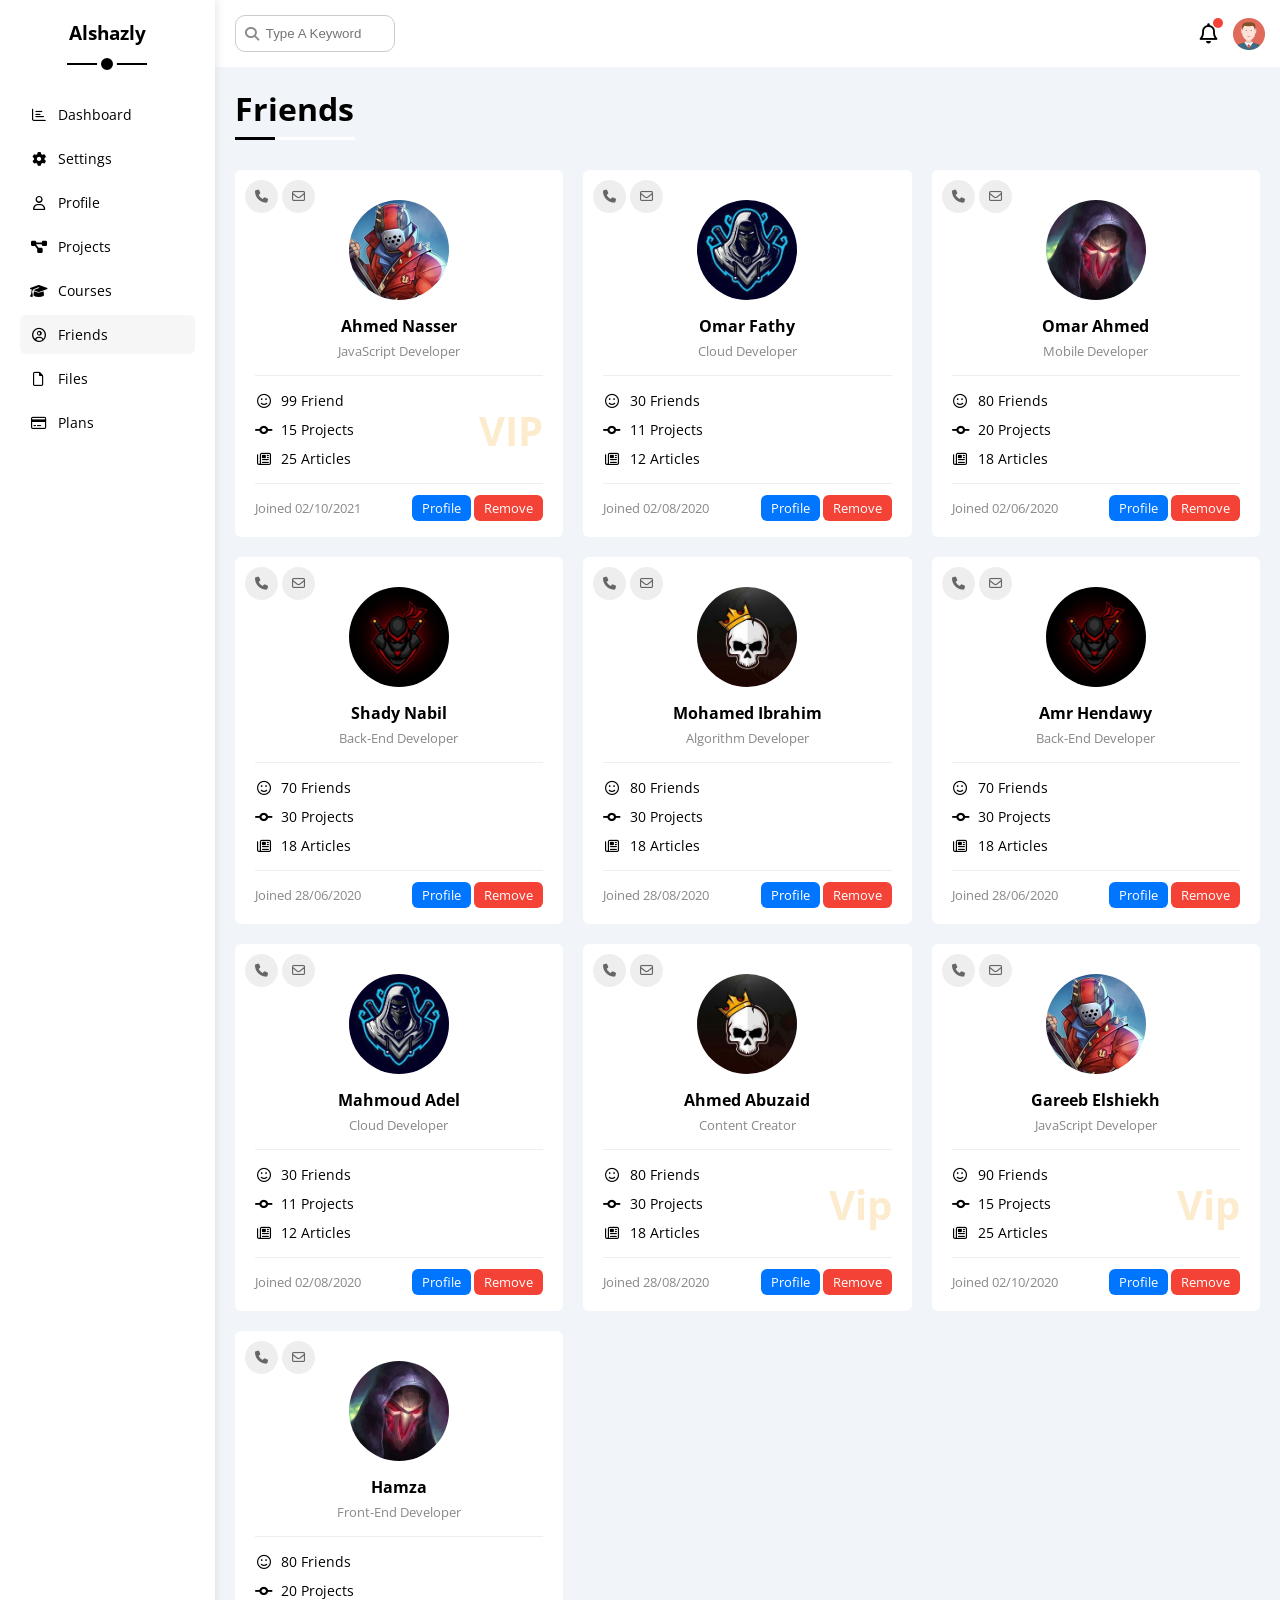
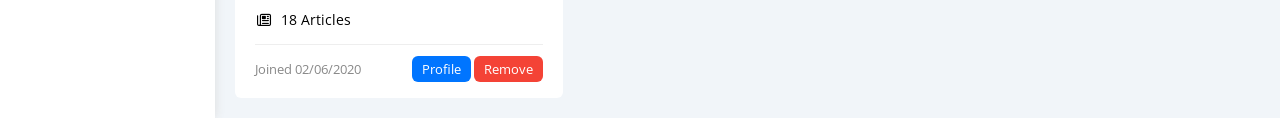
<file: frindis.html>
<!DOCTYPE html>
<html lang="en">

<head>
    <meta charset="UTF-8" />
    <meta http-equiv="X-UA-Compatible" content="IE=edge" />
    <meta name="viewport" content="width=device-width, initial-scale=1.0" />
    <title>Friends</title>
    <link rel="stylesheet" href="css/all.min.css" />
    <link rel="stylesheet" href="css/fremwork.css" />
    <link rel="stylesheet" href="css/main.css" />
    <link rel="preconnect" href="https://fonts.googleapis.com" />
    <link rel="preconnect" href="https://fonts.gstatic.com" crossorigin />
    <link href="https://fonts.googleapis.com/css2?family=Open+Sans:wght@300;500&#038;display=swap" rel="stylesheet" />
</head>

<body>
    <div class="page d-flex">
        <div class="sidebar bg-white p-20 p-relative">
            <h3 class="p-relative txt-c mt-0">Alshazly</h3>
            <ul>
                <li>
                    <a class="d-flex align-center fs-14 c-black rad-6 p-10" href="index.html">
                        <i class="fa-regular fa-chart-bar fa-fw"></i>
                        <span>Dashboard</span>
                    </a>
                </li>
                <li>
                    <a class="d-flex align-center fs-14 c-black rad-6 p-10" href="settings.html">
                        <i class="fa-solid fa-gear fa-fw"></i>
                        <span>Settings</span>
                    </a>
                </li>
                <li>
                    <a class="d-flex align-center fs-14 c-black rad-6 p-10" href="profile.html">
                        <i class="fa-regular fa-user fa-fw"></i>
                        <span>Profile</span>
                    </a>
                </li>
                <li>
                    <a class="d-flex align-center fs-14 c-black rad-6 p-10" href="projects.html">
                        <i class="fa-solid fa-diagram-project fa-fw"></i>
                        <span>Projects</span>
                    </a>
                </li>
                <li>
                    <a class="d-flex align-center fs-14 c-black rad-6 p-10" href="courses.html">
                        <i class="fa-solid fa-graduation-cap fa-fw"></i>
                        <span>Courses</span>
                    </a>
                </li>
                <li>
                    <a class="active d-flex align-center fs-14 c-black rad-6 p-10" href="friends.html">
                        <i class="fa-regular fa-circle-user fa-fw"></i>
                        <span>Friends</span>
                    </a>
                </li>
                <li>
                    <a class="d-flex align-center fs-14 c-black rad-6 p-10" href="files.html">
                        <i class="fa-regular fa-file fa-fw"></i>
                        <span>Files</span>
                    </a>
                </li>
                <li>
                    <a class="d-flex align-center fs-14 c-black rad-6 p-10" href="plans.html">
                        <i class="fa-regular fa-credit-card fa-fw"></i>
                        <span>Plans</span>
                    </a>
                </li>
            </ul>
        </div>
        <div class="content w-full">
            <!-- Start Head -->
            <div class="head bg-white p-15 between-flex">
                <div class="search p-relative">
                    <input class="p-10" type="search" placeholder="Type A Keyword" />
                </div>
                <div class="icons d-flex align-center">
                    <span class="notification p-relative">
                        <i class="fa-regular fa-bell fa-lg"></i>
                    </span>
                    <img decoding="async" src="imgs/avatar.png" alt="" />
                </div>
            </div>
            <!-- End Head -->
            <h1 class="p-relative">Friends</h1>
            <div class="friends-page d-grid m-20 gap-20">
                <div class="friend bg-white rad-6 p-20 p-relative">
                    <div class="contact">
                        <i class="fa-solid fa-phone"></i>
                        <i class="fa-regular fa-envelope"></i>
                    </div>
                    <div class="txt-c">
                        <img decoding="async" class="rad-half mt-10 mb-10 w-100 h-100" src="imgs/friend-01.jpg"
                            alt="" />
                        <h4 class="m-0">Ahmed Nasser</h4>
                        <p class="c-grey fs-13 mt-5 mb-0">JavaScript Developer</p>
                    </div>
                    <div class="icons fs-14 p-relative">
                        <div class="mb-10">
                            <i class="fa-regular fa-face-smile fa-fw"></i>
                            <span>99 Friend</span>
                        </div>
                        <div class="mb-10">
                            <i class="fa-solid fa-code-commit fa-fw"></i>
                            <span>15 Projects</span>
                        </div>
                        <div>
                            <i class="fa-regular fa-newspaper fa-fw"></i>
                            <span>25 Articles</span>
                        </div>
                        <span class="vip fw-bold c-orange">VIP</span>
                    </div>
                    <div class="info between-flex fs-13">
                        <span class="c-grey">Joined 02/10/2021</span>
                        <div>
                            <a class="bg-blue c-white btn-shape" href="profile.html">Profile</a>
                            <a class="bg-red c-white btn-shape" href="#">Remove</a>
                        </div>
                    </div>
                </div>
                <div class="friend bg-white rad-6 p-20 p-relative">
                    <div class="contact">
                        <i class="fa-solid fa-phone"></i>
                        <i class="fa-regular fa-envelope"></i>
                    </div>
                    <div class="txt-c">
                        <img decoding="async" class="rad-half mt-10 mb-10 w-100 h-100" src="imgs/friend-02.jpg"
                            alt="" />
                        <h4 class="m-0">Omar Fathy</h4>
                        <p class="c-grey fs-13 mt-5 mb-0">Cloud Developer</p>
                    </div>
                    <div class="icons fs-14 p-relative">
                        <div class="mb-10">
                            <i class="fa-regular fa-face-smile fa-fw"></i>
                            <span>30 Friends</span>
                        </div>
                        <div class="mb-10">
                            <i class="fa-solid fa-code-commit fa-fw"></i>
                            <span>11 Projects</span>
                        </div>
                        <div>
                            <i class="fa-regular fa-newspaper fa-fw"></i>
                            <span>12 Articles</span>
                        </div>
                    </div>
                    <div class="info between-flex fs-13">
                        <span class="c-grey">Joined 02/08/2020</span>
                        <div>
                            <a class="bg-blue c-white btn-shape" href="profile.html">Profile</a>
                            <a class="bg-red c-white btn-shape" href="">Remove</a>
                        </div>
                    </div>
                </div>
                <div class="friend bg-white rad-6 p-20 p-relative">
                    <div class="contact">
                        <i class="fa-solid fa-phone"></i>
                        <i class="fa-regular fa-envelope"></i>
                    </div>
                    <div class="txt-c">
                        <img decoding="async" class="rad-half mt-10 mb-10 w-100 h-100" src="imgs/friend-03.jpg"
                            alt="" />
                        <h4 class="m-0">Omar Ahmed</h4>
                        <p class="c-grey fs-13 mt-5 mb-0">Mobile Developer</p>
                    </div>
                    <div class="icons fs-14 p-relative">
                        <div class="mb-10">
                            <i class="fa-regular fa-face-smile fa-fw"></i>
                            <span>80 Friends</span>
                        </div>
                        <div class="mb-10">
                            <i class="fa-solid fa-code-commit fa-fw"></i>
                            <span>20 Projects</span>
                        </div>
                        <div>
                            <i class="fa-regular fa-newspaper fa-fw"></i>
                            <span>18 Articles</span>
                        </div>
                    </div>
                    <div class="info between-flex fs-13">
                        <span class="c-grey">Joined 02/06/2020</span>
                        <div>
                            <a class="bg-blue c-white btn-shape" href="profile.html">Profile</a>
                            <a class="bg-red c-white btn-shape" href="">Remove</a>
                        </div>
                    </div>
                </div>
                <div class="friend bg-white rad-6 p-20 p-relative">
                    <div class="contact">
                        <i class="fa-solid fa-phone"></i>
                        <i class="fa-regular fa-envelope"></i>
                    </div>
                    <div class="txt-c">
                        <img decoding="async" class="rad-half mt-10 mb-10 w-100 h-100" src="imgs/friend-04.jpg"
                            alt="" />
                        <h4 class="m-0">Shady Nabil</h4>
                        <p class="c-grey fs-13 mt-5 mb-0">Back-End Developer</p>
                    </div>
                    <div class="icons fs-14 p-relative">
                        <div class="mb-10">
                            <i class="fa-regular fa-face-smile fa-fw"></i>
                            <span>70 Friends</span>
                        </div>
                        <div class="mb-10">
                            <i class="fa-solid fa-code-commit fa-fw"></i>
                            <span>30 Projects</span>
                        </div>
                        <div>
                            <i class="fa-regular fa-newspaper fa-fw"></i>
                            <span>18 Articles</span>
                        </div>
                    </div>
                    <div class="info between-flex fs-13">
                        <span class="c-grey">Joined 28/06/2020</span>
                        <div>
                            <a class="bg-blue c-white btn-shape" href="profile.html">Profile</a>
                            <a class="bg-red c-white btn-shape" href="">Remove</a>
                        </div>
                    </div>
                </div>
                <div class="friend bg-white rad-6 p-20 p-relative">
                    <div class="contact">
                        <i class="fa-solid fa-phone"></i>
                        <i class="fa-regular fa-envelope"></i>
                    </div>
                    <div class="txt-c">
                        <img decoding="async" class="rad-half mt-10 mb-10 w-100 h-100" src="imgs/friend-05.jpg"
                            alt="" />
                        <h4 class="m-0">Mohamed Ibrahim</h4>
                        <p class="c-grey fs-13 mt-5 mb-0">Algorithm Developer</p>
                    </div>
                    <div class="icons fs-14 p-relative">
                        <div class="mb-10">
                            <i class="fa-regular fa-face-smile fa-fw"></i>
                            <span>80 Friends</span>
                        </div>
                        <div class="mb-10">
                            <i class="fa-solid fa-code-commit fa-fw"></i>
                            <span>30 Projects</span>
                        </div>
                        <div>
                            <i class="fa-regular fa-newspaper fa-fw"></i>
                            <span>18 Articles</span>
                        </div>
                    </div>
                    <div class="info between-flex fs-13">
                        <span class="c-grey">Joined 28/08/2020</span>
                        <div>
                            <a class="bg-blue c-white btn-shape" href="profile.html">Profile</a>
                            <a class="bg-red c-white btn-shape" href="">Remove</a>
                        </div>
                    </div>
                </div>
                <div class="friend bg-white rad-6 p-20 p-relative">
                    <div class="contact">
                        <i class="fa-solid fa-phone"></i>
                        <i class="fa-regular fa-envelope"></i>
                    </div>
                    <div class="txt-c">
                        <img decoding="async" class="rad-half mt-10 mb-10 w-100 h-100" src="imgs/friend-04.jpg"
                            alt="" />
                        <h4 class="m-0">Amr Hendawy</h4>
                        <p class="c-grey fs-13 mt-5 mb-0">Back-End Developer</p>
                    </div>
                    <div class="icons fs-14 p-relative">
                        <div class="mb-10">
                            <i class="fa-regular fa-face-smile fa-fw"></i>
                            <span>70 Friends</span>
                        </div>
                        <div class="mb-10">
                            <i class="fa-solid fa-code-commit fa-fw"></i>
                            <span>30 Projects</span>
                        </div>
                        <div>
                            <i class="fa-regular fa-newspaper fa-fw"></i>
                            <span>18 Articles</span>
                        </div>
                    </div>
                    <div class="info between-flex fs-13">
                        <span class="c-grey">Joined 28/06/2020</span>
                        <div>
                            <a class="bg-blue c-white btn-shape" href="profile.html">Profile</a>
                            <a class="bg-red c-white btn-shape" href="">Remove</a>
                        </div>
                    </div>
                </div>
                <div class="friend bg-white rad-6 p-20 p-relative">
                    <div class="contact">
                        <i class="fa-solid fa-phone"></i>
                        <i class="fa-regular fa-envelope"></i>
                    </div>
                    <div class="txt-c">
                        <img decoding="async" class="rad-half mt-10 mb-10 w-100 h-100" src="imgs/friend-02.jpg"
                            alt="" />
                        <h4 class="m-0">Mahmoud Adel</h4>
                        <p class="c-grey fs-13 mt-5 mb-0">Cloud Developer</p>
                    </div>
                    <div class="icons fs-14 p-relative">
                        <div class="mb-10">
                            <i class="fa-regular fa-face-smile fa-fw"></i>
                            <span>30 Friends</span>
                        </div>
                        <div class="mb-10">
                            <i class="fa-solid fa-code-commit fa-fw"></i>
                            <span>11 Projects</span>
                        </div>
                        <div>
                            <i class="fa-regular fa-newspaper fa-fw"></i>
                            <span>12 Articles</span>
                        </div>
                    </div>
                    <div class="info between-flex fs-13">
                        <span class="c-grey">Joined 02/08/2020</span>
                        <div>
                            <a class="bg-blue c-white btn-shape" href="profile.html">Profile</a>
                            <a class="bg-red c-white btn-shape" href="">Remove</a>
                        </div>
                    </div>
                </div>
                <div class="friend bg-white rad-6 p-20 p-relative">
                    <div class="contact">
                        <i class="fa-solid fa-phone"></i>
                        <i class="fa-regular fa-envelope"></i>
                    </div>
                    <div class="txt-c">
                        <img decoding="async" class="rad-half mt-10 mb-10 w-100 h-100" src="imgs/friend-05.jpg"
                            alt="" />
                        <h4 class="m-0">Ahmed Abuzaid</h4>
                        <p class="c-grey fs-13 mt-5 mb-0">Content Creator</p>
                    </div>
                    <div class="icons fs-14 p-relative">
                        <div class="mb-10">
                            <i class="fa-regular fa-face-smile fa-fw"></i>
                            <span>80 Friends</span>
                        </div>
                        <div class="mb-10">
                            <i class="fa-solid fa-code-commit fa-fw"></i>
                            <span>30 Projects</span>
                        </div>
                        <div>
                            <i class="fa-regular fa-newspaper fa-fw"></i>
                            <span>18 Articles</span>
                        </div>
                        <span class="vip fw-bold c-orange">Vip</span>
                    </div>
                    <div class="info between-flex fs-13">
                        <span class="c-grey">Joined 28/08/2020</span>
                        <div>
                            <a class="bg-blue c-white btn-shape" href="profile.html">Profile</a>
                            <a class="bg-red c-white btn-shape" href="">Remove</a>
                        </div>
                    </div>
                </div>
                <div class="friend bg-white rad-6 p-20 p-relative">
                    <div class="contact">
                        <i class="fa-solid fa-phone"></i>
                        <i class="fa-regular fa-envelope"></i>
                    </div>
                    <div class="txt-c">
                        <img decoding="async" class="rad-half mt-10 mb-10 w-100 h-100" src="imgs/friend-01.jpg"
                            alt="" />
                        <h4 class="m-0">Gareeb Elshiekh</h4>
                        <p class="c-grey fs-13 mt-5 mb-0">JavaScript Developer</p>
                    </div>
                    <div class="icons fs-14 p-relative">
                        <div class="mb-10">
                            <i class="fa-regular fa-face-smile fa-fw"></i>
                            <span>90 Friends</span>
                        </div>
                        <div class="mb-10">
                            <i class="fa-solid fa-code-commit fa-fw"></i>
                            <span>15 Projects</span>
                        </div>
                        <div>
                            <i class="fa-regular fa-newspaper fa-fw"></i>
                            <span>25 Articles</span>
                        </div>
                        <span class="vip fw-bold c-orange">Vip</span>
                    </div>
                    <div class="info between-flex fs-13">
                        <span class="c-grey">Joined 02/10/2020</span>
                        <div>
                            <a class="bg-blue c-white btn-shape" href="profile.html">Profile</a>
                            <a class="bg-red c-white btn-shape" href="">Remove</a>
                        </div>
                    </div>
                </div>
                <div class="friend bg-white rad-6 p-20 p-relative">
                    <div class="contact">
                        <i class="fa-solid fa-phone"></i>
                        <i class="fa-regular fa-envelope"></i>
                    </div>
                    <div class="txt-c">
                        <img decoding="async" class="rad-half mt-10 mb-10 w-100 h-100" src="imgs/friend-03.jpg"
                            alt="" />
                        <h4 class="m-0">Hamza</h4>
                        <p class="c-grey fs-13 mt-5 mb-0">Front-End Developer</p>
                    </div>
                    <div class="icons fs-14 p-relative">
                        <div class="mb-10">
                            <i class="fa-regular fa-face-smile fa-fw"></i>
                            <span>80 Friends</span>
                        </div>
                        <div class="mb-10">
                            <i class="fa-solid fa-code-commit fa-fw"></i>
                            <span>20 Projects</span>
                        </div>
                        <div>
                            <i class="fa-regular fa-newspaper fa-fw"></i>
                            <span>18 Articles</span>
                        </div>
                    </div>
                    <div class="info between-flex fs-13">
                        <span class="c-grey">Joined 02/06/2020</span>
                        <div>
                            <a class="bg-blue c-white btn-shape" href="profile.html">Profile</a>
                            <a class="bg-red c-white btn-shape" href="">Remove</a>
                        </div>
                    </div>
                </div>
            </div>
        </div>
    </div>
</body>

</html>
</file>
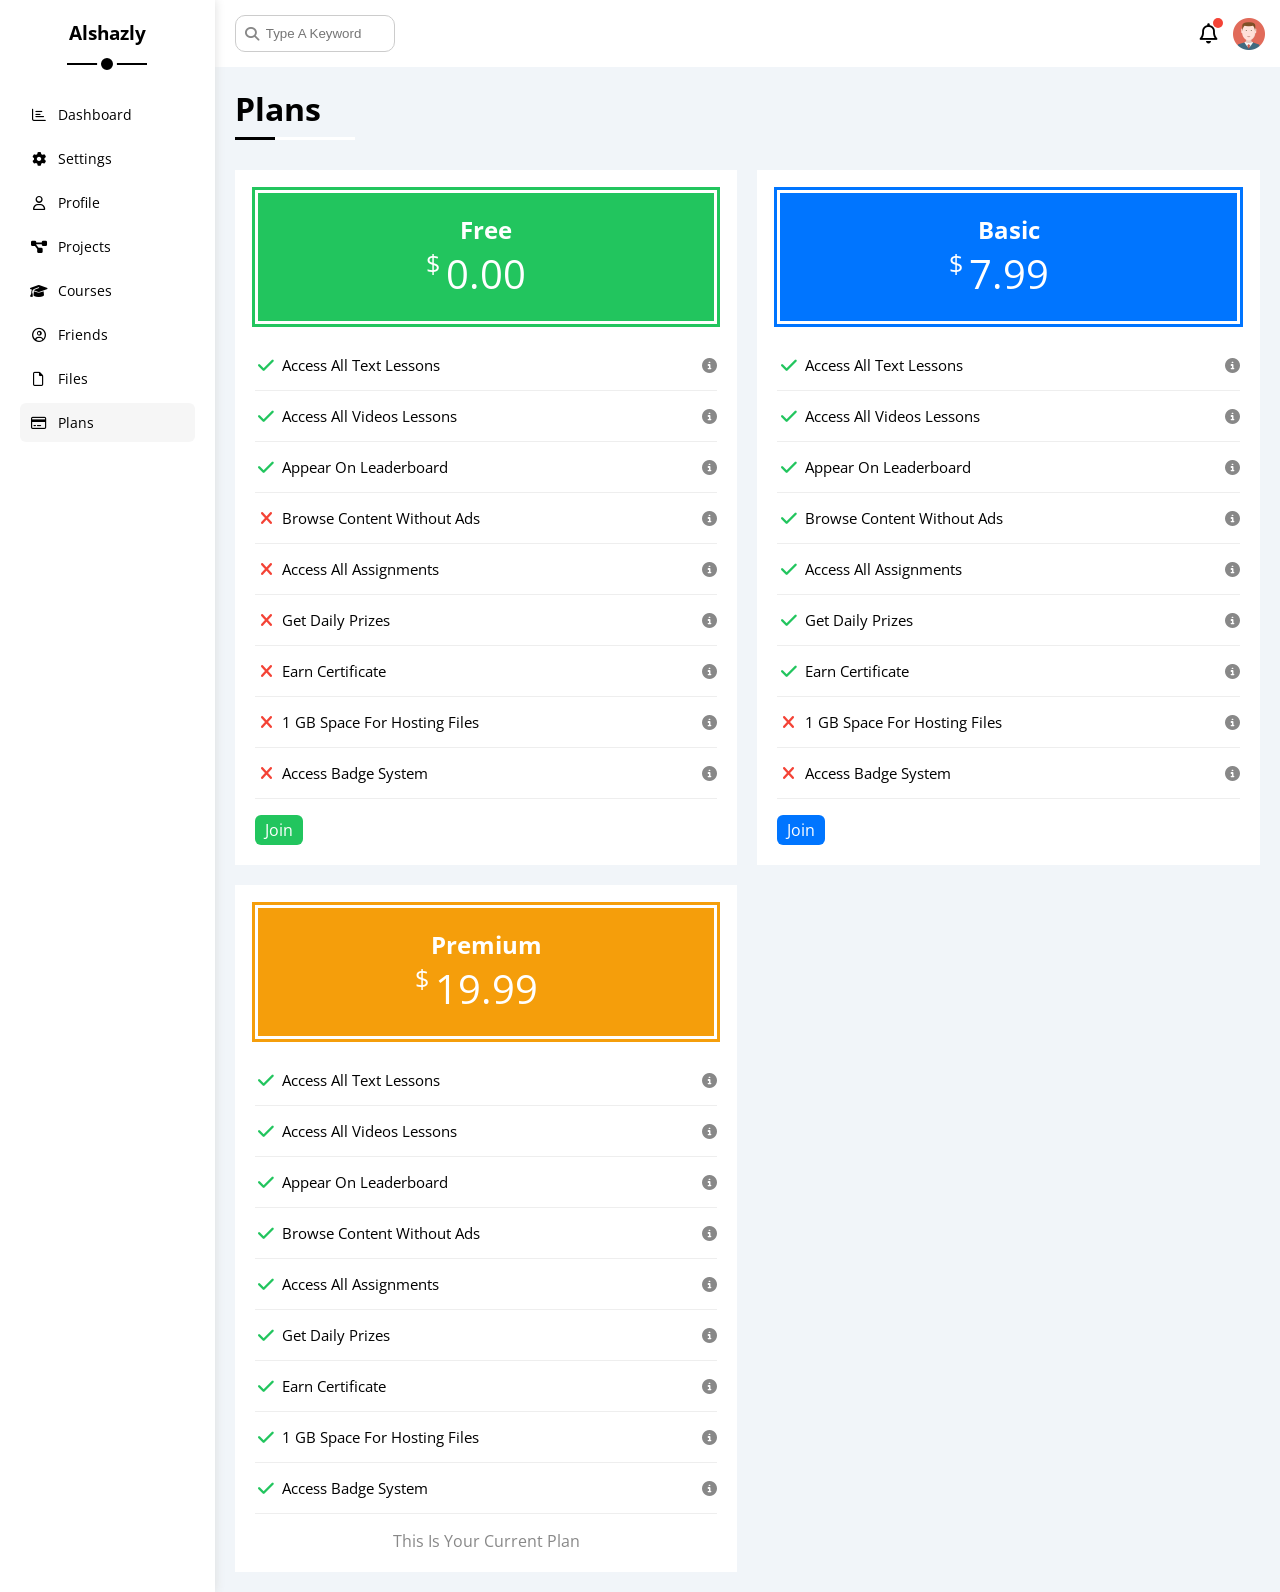
<file: plans.html>
<!DOCTYPE html>
<html lang="en">

<head>
    <meta charset="UTF-8" />
    <meta http-equiv="X-UA-Compatible" content="IE=edge" />
    <meta name="viewport" content="width=device-width, initial-scale=1.0" />
    <title>Plans</title>
    <link rel="stylesheet" href="css/all.min.css" />
    <link rel="stylesheet" href="css/fremwork.css" />
    <link rel="stylesheet" href="css/main.css" />
    <link rel="preconnect" href="https://fonts.googleapis.com" />
    <link rel="preconnect" href="https://fonts.gstatic.com" crossorigin />
    <link href="https://fonts.googleapis.com/css2?family=Open+Sans:wght@300;500&#038;display=swap" rel="stylesheet" />
</head>

<body>
    <div class="page d-flex">
        <div class="sidebar bg-white p-20 p-relative">
            <h3 class="p-relative txt-c mt-0">Alshazly</h3>
            <ul>
                <li>
                    <a class="d-flex align-center fs-14 c-black rad-6 p-10" href="index.html">
                        <i class="fa-regular fa-chart-bar fa-fw"></i>
                        <span>Dashboard</span>
                    </a>
                </li>
                <li>
                    <a class="d-flex align-center fs-14 c-black rad-6 p-10" href="settings.html">
                        <i class="fa-solid fa-gear fa-fw"></i>
                        <span>Settings</span>
                    </a>
                </li>
                <li>
                    <a class="d-flex align-center fs-14 c-black rad-6 p-10" href="profile.html">
                        <i class="fa-regular fa-user fa-fw"></i>
                        <span>Profile</span>
                    </a>
                </li>
                <li>
                    <a class="d-flex align-center fs-14 c-black rad-6 p-10" href="projects.html">
                        <i class="fa-solid fa-diagram-project fa-fw"></i>
                        <span>Projects</span>
                    </a>
                </li>
                <li>
                    <a class="d-flex align-center fs-14 c-black rad-6 p-10" href="courses.html">
                        <i class="fa-solid fa-graduation-cap fa-fw"></i>
                        <span>Courses</span>
                    </a>
                </li>
                <li>
                    <a class="d-flex align-center fs-14 c-black rad-6 p-10" href="friends.html">
                        <i class="fa-regular fa-circle-user fa-fw"></i>
                        <span>Friends</span>
                    </a>
                </li>
                <li>
                    <a class="d-flex align-center fs-14 c-black rad-6 p-10" href="files.html">
                        <i class="fa-regular fa-file fa-fw"></i>
                        <span>Files</span>
                    </a>
                </li>
                <li>
                    <a class="active d-flex align-center fs-14 c-black rad-6 p-10" href="plans.html">
                        <i class="fa-regular fa-credit-card fa-fw"></i>
                        <span>Plans</span>
                    </a>
                </li>
            </ul>
        </div>
        <div class="content w-full">
            <!-- Start Head -->
            <div class="head bg-white p-15 between-flex">
                <div class="search p-relative">
                    <input class="p-10" type="search" placeholder="Type A Keyword" />
                </div>
                <div class="icons d-flex align-center">
                    <span class="notification p-relative">
                        <i class="fa-regular fa-bell fa-lg"></i>
                    </span>
                    <img decoding="async" src="imgs/avatar.png" alt="" />
                </div>
            </div>
            <!-- End Head -->
            <h1 class="p-relative">Plans</h1>
            <div class="plans-page d-grid m-20 gap-20">
                <div class="plan green bg-white p-20">
                    <div class="top bg-green txt-c p-20">
                        <h2 class="m-0 c-white">Free</h2>
                        <div class="price c-white"><span>$</span>0.00</div>
                    </div>
                    <ul>
                        <li>
                            <i class="fa-solid fa-check fa-fw yes"></i>
                            <span>Access All Text Lessons</span>
                            <i class="fa-solid fa-circle-info help"></i>
                        </li>
                        <li>
                            <i class="fa-solid fa-check fa-fw yes"></i>
                            <span>Access All Videos Lessons</span>
                            <i class="fa-solid fa-circle-info help"></i>
                        </li>
                        <li>
                            <i class="fa-solid fa-check fa-fw yes"></i>
                            <span>Appear On Leaderboard</span>
                            <i class="fa-solid fa-circle-info help"></i>
                        </li>
                        <li>
                            <i class="fa-solid fa-xmark fa-fw"></i>
                            <span>Browse Content Without Ads</span>
                            <i class="fa-solid fa-circle-info help"></i>
                        </li>
                        <li>
                            <i class="fa-solid fa-xmark fa-fw"></i>
                            <span>Access All Assignments</span>
                            <i class="fa-solid fa-circle-info help"></i>
                        </li>
                        <li>
                            <i class="fa-solid fa-xmark fa-fw"></i>
                            <span>Get Daily Prizes</span>
                            <i class="fa-solid fa-circle-info help"></i>
                        </li>
                        <li>
                            <i class="fa-solid fa-xmark fa-fw"></i>
                            <span>Earn Certificate</span>
                            <i class="fa-solid fa-circle-info help"></i>
                        </li>
                        <li>
                            <i class="fa-solid fa-xmark fa-fw"></i>
                            <span>1 GB Space For Hosting Files</span>
                            <i class="fa-solid fa-circle-info help"></i>
                        </li>
                        <li>
                            <i class="fa-solid fa-xmark fa-fw"></i>
                            <span>Access Badge System</span>
                            <i class="fa-solid fa-circle-info help"></i>
                        </li>
                    </ul>
                    <a href="#" class="btn-shape bg-green c-white d-block w-fit">Join</a>
                </div>
                <!-- Start Plan -->
                <div class="plan blue bg-white p-20">
                    <div class="top bg-blue txt-c p-20">
                        <h2 class="m-0 c-white">Basic</h2>
                        <div class="price c-white"><span>$</span>7.99</div>
                    </div>
                    <ul class="list-none p-0">
                        <li>
                            <i class="fa-solid fa-check fa-fw yes"></i>
                            <span>Access All Text Lessons</span>
                            <i class="fa-solid fa-circle-info help"></i>
                        </li>
                        <li>
                            <i class="fa-solid fa-check fa-fw yes"></i>
                            <span>Access All Videos Lessons</span>
                            <i class="fa-solid fa-circle-info help"></i>
                        </li>
                        <li>
                            <i class="fa-solid fa-check fa-fw yes"></i>
                            <span>Appear On Leaderboard</span>
                            <i class="fa-solid fa-circle-info help"></i>
                        </li>
                        <li>
                            <i class="fa-solid fa-check fa-fw yes"></i>
                            <span>Browse Content Without Ads</span>
                            <i class="fa-solid fa-circle-info help"></i>
                        </li>
                        <li>
                            <i class="fa-solid fa-check fa-fw yes"></i>
                            <span>Access All Assignments</span>
                            <i class="fa-solid fa-circle-info help"></i>
                        </li>
                        <li>
                            <i class="fa-solid fa-check fa-fw yes"></i>
                            <span>Get Daily Prizes</span>
                            <i class="fa-solid fa-circle-info help"></i>
                        </li>
                        <li>
                            <i class="fa-solid fa-check fa-fw yes"></i>
                            <span>Earn Certificate</span>
                            <i class="fa-solid fa-circle-info help"></i>
                        </li>
                        <li>
                            <i class="fa-solid fa-xmark fa-fw"></i>
                            <span>1 GB Space For Hosting Files</span>
                            <i class="fa-solid fa-circle-info help"></i>
                        </li>
                        <li>
                            <i class="fa-solid fa-xmark fa-fw"></i>
                            <span>Access Badge System</span>
                            <i class="fa-solid fa-circle-info help"></i>
                        </li>
                    </ul>
                    <a href="#" class="btn-shape bg-blue c-white d-block w-fit">Join</a>
                </div>
                <!-- End Plan -->
                <!-- Start Plan -->
                <div class="plan orange bg-white p-20">
                    <div class="top bg-orange txt-c p-20">
                        <h2 class="m-0 c-white">Premium</h2>
                        <div class="price c-white"><span>$</span>19.99</div>
                    </div>
                    <ul class="list-none p-0">
                        <li>
                            <i class="fa-solid fa-check fa-fw yes"></i>
                            <span>Access All Text Lessons</span>
                            <i class="fa-solid fa-circle-info help"></i>
                        </li>
                        <li>
                            <i class="fa-solid fa-check fa-fw yes"></i>
                            <span>Access All Videos Lessons</span>
                            <i class="fa-solid fa-circle-info help"></i>
                        </li>
                        <li>
                            <i class="fa-solid fa-check fa-fw yes"></i>
                            <span>Appear On Leaderboard</span>
                            <i class="fa-solid fa-circle-info help"></i>
                        </li>
                        <li>
                            <i class="fa-solid fa-check fa-fw yes"></i>
                            <span>Browse Content Without Ads</span>
                            <i class="fa-solid fa-circle-info help"></i>
                        </li>
                        <li>
                            <i class="fa-solid fa-check fa-fw yes"></i>
                            <span>Access All Assignments</span>
                            <i class="fa-solid fa-circle-info help"></i>
                        </li>
                        <li>
                            <i class="fa-solid fa-check fa-fw yes"></i>
                            <span>Get Daily Prizes</span>
                            <i class="fa-solid fa-circle-info help"></i>
                        </li>
                        <li>
                            <i class="fa-solid fa-check fa-fw yes"></i>
                            <span>Earn Certificate</span>
                            <i class="fa-solid fa-circle-info help"></i>
                        </li>
                        <li>
                            <i class="fa-solid fa-check fa-fw yes"></i>
                            <span>1 GB Space For Hosting Files</span>
                            <i class="fa-solid fa-circle-info help"></i>
                        </li>
                        <li>
                            <i class="fa-solid fa-check fa-fw yes"></i>
                            <span>Access Badge System</span>
                            <i class="fa-solid fa-circle-info help"></i>
                        </li>
                    </ul>
                    <p class="c-grey m-0 txt-c">This Is Your Current Plan</p>
                </div>
                <!-- End Plan -->
            </div>
        </div>
    </div>
</body>

</html>
</file>
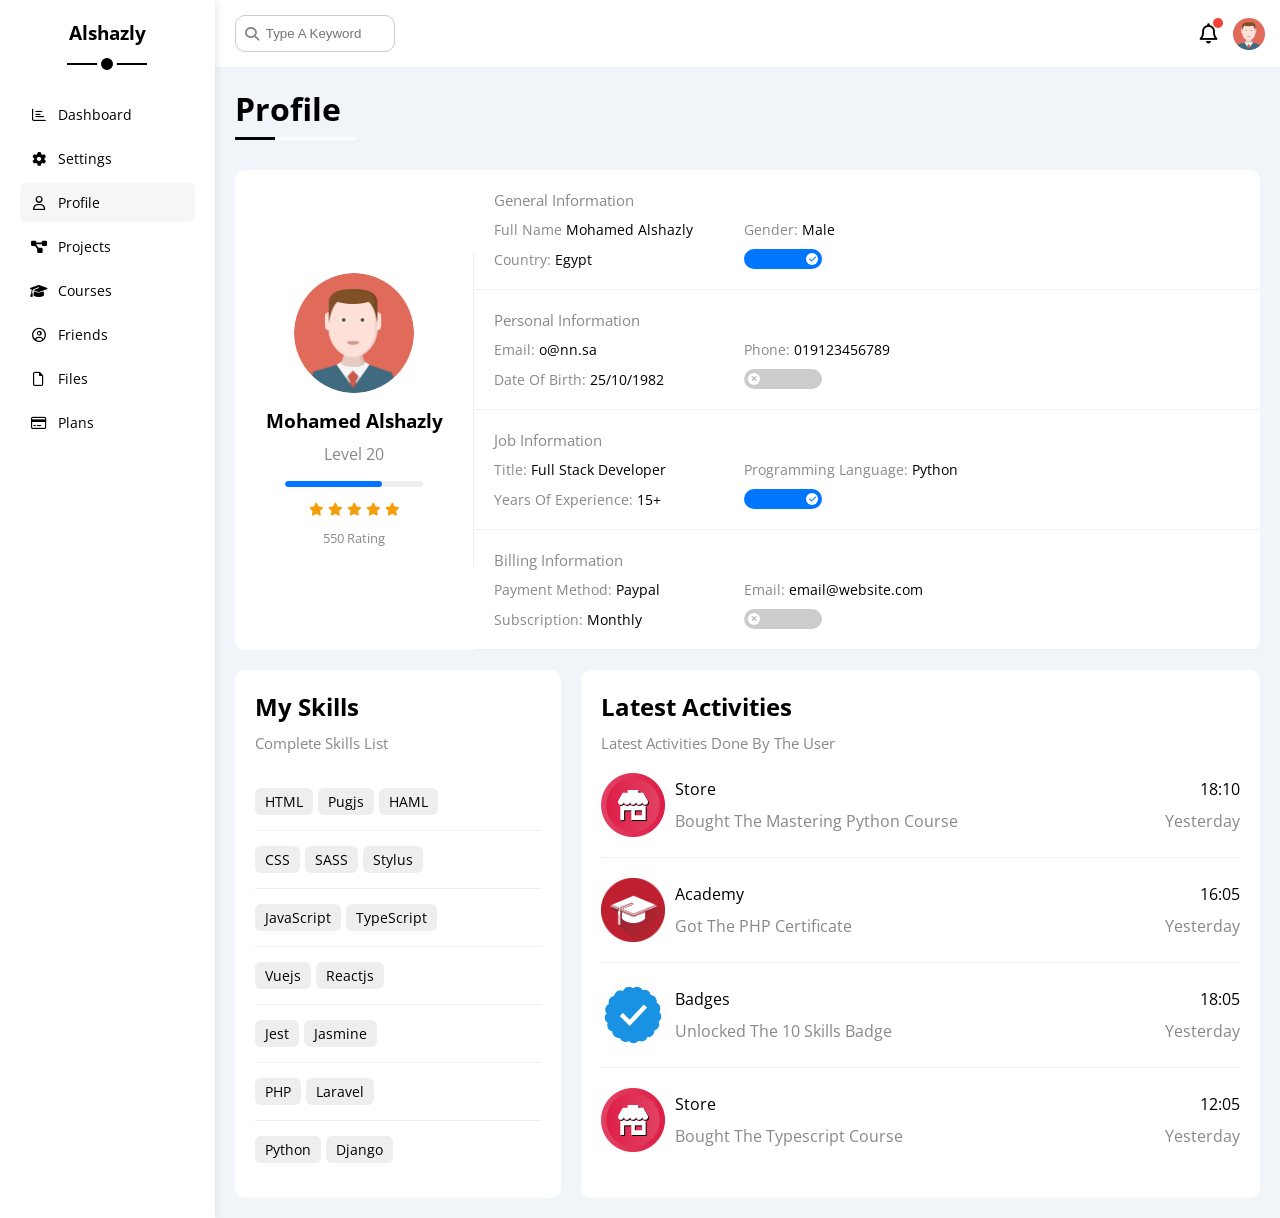
<file: profile.html>
<!DOCTYPE html>
<html lang="en">

<head>
    <meta charset="UTF-8" />
    <meta http-equiv="X-UA-Compatible" content="IE=edge" />
    <meta name="viewport" content="width=device-width, initial-scale=1.0" />
    <title>Profile</title>
    <link rel="stylesheet" href="css/all.min.css" />
    <link rel="stylesheet" href="css/fremwork.css" />
    <link rel="stylesheet" href="css/main.css" />
    <link rel="preconnect" href="https://fonts.googleapis.com" />
    <link rel="preconnect" href="https://fonts.gstatic.com" crossorigin />
    <link href="https://fonts.googleapis.com/css2?family=Open+Sans:wght@300;500&#038;display=swap" rel="stylesheet" />
</head>

<body>
    <div class="page d-flex">
        <div class="sidebar bg-white p-20 p-relative">
            <h3 class="p-relative txt-c mt-0">Alshazly</h3>
            <ul>
                <li>
                    <a class="d-flex align-center fs-14 c-black rad-6 p-10" href="index.html">
                        <i class="fa-regular fa-chart-bar fa-fw"></i>
                        <span>Dashboard</span>
                    </a>
                </li>
                <li>
                    <a class="d-flex align-center fs-14 c-black rad-6 p-10" href="settings.html">
                        <i class="fa-solid fa-gear fa-fw"></i>
                        <span>Settings</span>
                    </a>
                </li>
                <li>
                    <a class="active d-flex align-center fs-14 c-black rad-6 p-10" href="profile.html">
                        <i class="fa-regular fa-user fa-fw"></i>
                        <span>Profile</span>
                    </a>
                </li>
                <li>
                    <a class="d-flex align-center fs-14 c-black rad-6 p-10" href="projects.html">
                        <i class="fa-solid fa-diagram-project fa-fw"></i>
                        <span>Projects</span>
                    </a>
                </li>
                <li>
                    <a class="d-flex align-center fs-14 c-black rad-6 p-10" href="courses.html">
                        <i class="fa-solid fa-graduation-cap fa-fw"></i>
                        <span>Courses</span>
                    </a>
                </li>
                <li>
                    <a class="d-flex align-center fs-14 c-black rad-6 p-10" href="friends.html">
                        <i class="fa-regular fa-circle-user fa-fw"></i>
                        <span>Friends</span>
                    </a>
                </li>
                <li>
                    <a class="d-flex align-center fs-14 c-black rad-6 p-10" href="files.html">
                        <i class="fa-regular fa-file fa-fw"></i>
                        <span>Files</span>
                    </a>
                </li>
                <li>
                    <a class="d-flex align-center fs-14 c-black rad-6 p-10" href="plans.html">
                        <i class="fa-regular fa-credit-card fa-fw"></i>
                        <span>Plans</span>
                    </a>
                </li>
            </ul>
        </div>
        <div class="content w-full">
            <!-- Start Head -->
            <div class="head bg-white p-15 between-flex">
                <div class="search p-relative">
                    <input class="p-10" type="search" placeholder="Type A Keyword" />
                </div>
                <div class="icons d-flex align-center">
                    <span class="notification p-relative">
                        <i class="fa-regular fa-bell fa-lg"></i>
                    </span>
                    <img decoding="async" src="imgs/avatar.png" alt="" />
                </div>
            </div>
            <!-- End Head -->
            <h1 class="p-relative">Profile</h1>
            <div class="profile-page m-20">
                <!-- Start Overview -->
                <div class="overview bg-white rad-10 d-flex align-center">
                    <div class="avatar-box txt-c p-20">
                        <img decoding="async" class="rad-half mb-10" src="imgs/avatar.png" alt="" />
                        <h3 class="m-0">Mohamed Alshazly</h3>
                        <p class="c-grey mt-10">Level 20</p>
                        <div class="level rad-6 bg-eee p-relative">
                            <span style="width: 70%"></span>
                        </div>
                        <div class="rating mt-10 mb-10">
                            <i class="fa-solid fa-star c-orange fs-13"></i>
                            <i class="fa-solid fa-star c-orange fs-13"></i>
                            <i class="fa-solid fa-star c-orange fs-13"></i>
                            <i class="fa-solid fa-star c-orange fs-13"></i>
                            <i class="fa-solid fa-star c-orange fs-13"></i>
                        </div>
                        <p class="c-grey m-0 fs-13">550 Rating</p>
                    </div>
                    <div class="info-box w-full txt-c-mobile">
                        <!-- Start Information Row -->
                        <div class="box p-20 d-flex align-center">
                            <h4 class="c-grey fs-15 m-0 w-full">General Information</h4>
                            <div class="fs-14">
                                <span class="c-grey">Full Name</span>
                                <span>Mohamed Alshazly</span>
                            </div>
                            <div class="fs-14">
                                <span class="c-grey">Gender:</span>
                                <span>Male</span>
                            </div>
                            <div class="fs-14">
                                <span class="c-grey">Country:</span>
                                <span>Egypt</span>
                            </div>
                            <div class="fs-14">
                                <label>
                                    <input class="toggle-checkbox" type="checkbox" checked />
                                    <div class="toggle-switch"></div>
                                </label>
                            </div>
                        </div>
                        <!-- End Information Row -->
                        <!-- Start Information Row -->
                        <div class="box p-20 d-flex align-center">
                            <h4 class="c-grey w-full fs-15 m-0">Personal Information</h4>
                            <div class="fs-14">
                                <span class="c-grey">Email:</span>
                                <span>o@nn.sa</span>
                            </div>
                            <div class="fs-14">
                                <span class="c-grey">Phone:</span>
                                <span>019123456789</span>
                            </div>
                            <div class="fs-14">
                                <span class="c-grey">Date Of Birth:</span>
                                <span>25/10/1982</span>
                            </div>
                            <div class="fs-14">
                                <label>
                                    <input class="toggle-checkbox" type="checkbox" />
                                    <div class="toggle-switch"></div>
                                </label>
                            </div>
                        </div>
                        <!-- End Information Row -->
                        <!-- Start Information Row -->
                        <div class="box p-20 d-flex align-center">
                            <h4 class="c-grey w-full fs-15 m-0">Job Information</h4>
                            <div class="fs-14">
                                <span class="c-grey">Title:</span>
                                <span>Full Stack Developer</span>
                            </div>
                            <div class="fs-14">
                                <span class="c-grey">Programming Language:</span>
                                <span>Python</span>
                            </div>
                            <div class="fs-14">
                                <span class="c-grey">Years Of Experience:</span>
                                <span>15+</span>
                            </div>
                            <div class="fs-14">
                                <label>
                                    <input class="toggle-checkbox" type="checkbox" checked />
                                    <div class="toggle-switch"></div>
                                </label>
                            </div>
                        </div>
                        <!-- End Information Row -->
                        <!-- Start Information Row -->
                        <div class="box p-20 d-flex align-center">
                            <h4 class="c-grey w-full fs-15 m-0">Billing Information</h4>
                            <div class="fs-14">
                                <span class="c-grey">Payment Method:</span>
                                <span>Paypal</span>
                            </div>
                            <div class="fs-14">
                                <span class="c-grey">Email:</span>
                                <span>email@website.com</span>
                            </div>
                            <div class="fs-14">
                                <span class="c-grey">Subscription:</span>
                                <span>Monthly</span>
                            </div>
                            <div class="fs-14">
                                <label>
                                    <input class="toggle-checkbox" type="checkbox" />
                                    <div class="toggle-switch"></div>
                                </label>
                            </div>
                        </div>
                        <!-- End Information Row -->
                    </div>
                </div>
                <!-- End Overview -->
                <!-- Start Other Data -->
                <div class="other-data d-flex gap-20">
                    <div class="skills-card p-20 bg-white rad-10 mt-20">
                        <h2 class="mt-0 mb-10">My Skills</h2>
                        <p class="mt-0 mb-20 c-grey fs-15">Complete Skills List</p>
                        <ul class="m-0 txt-c-mobile">
                            <li><span>HTML</span><span>Pugjs</span><span>HAML</span></li>
                            <li><span>CSS</span><span>SASS</span><span>Stylus</span></li>
                            <li><span>JavaScript</span><span>TypeScript</span></li>
                            <li><span>Vuejs</span><span>Reactjs</span></li>
                            <li><span>Jest</span><span>Jasmine</span></li>
                            <li><span>PHP</span><span>Laravel</span></li>
                            <li><span>Python</span><span>Django</span></li>
                        </ul>
                    </div>
                    <div class="activities p-20 bg-white rad-10 mt-20">
                        <h2 class="mt-0 mb-10">Latest Activities</h2>
                        <p class="mt-0 mb-20 c-grey fs-15">Latest Activities Done By The User</p>
                        <div class="activity d-flex align-center txt-c-mobile">
                            <img decoding="async" src="imgs/activity-01.png" alt="" />
                            <div class="info">
                                <span class="d-block mb-10">Store</span>
                                <span class="c-grey">Bought The Mastering Python Course</span>
                            </div>
                            <div class="date">
                                <span class="d-block mb-10">18:10</span>
                                <span class="c-grey">Yesterday</span>
                            </div>
                        </div>
                        <div class="activity d-flex align-center txt-c-mobile">
                            <img decoding="async" src="imgs/activity-02.png" alt="" />
                            <div class="info">
                                <span class="d-block mb-10">Academy</span>
                                <span class="c-grey">Got The PHP Certificate</span>
                            </div>
                            <div class="date">
                                <span class="d-block mb-10">16:05</span>
                                <span class="c-grey">Yesterday</span>
                            </div>
                        </div>
                        <div class="activity d-flex align-center txt-c-mobile">
                            <img decoding="async" src="imgs/activity-03.png" alt="" />
                            <div class="info">
                                <span class="d-block mb-10">Badges</span>
                                <span class="c-grey">Unlocked The 10 Skills Badge</span>
                            </div>
                            <div class="date">
                                <span class="d-block mb-10">18:05</span>
                                <span class="c-grey">Yesterday</span>
                            </div>
                        </div>
                        <div class="activity d-flex align-center txt-c-mobile">
                            <img decoding="async" src="imgs/activity-01.png" alt="" />
                            <div class="info">
                                <span class="d-block mb-10">Store</span>
                                <span class="c-grey">Bought The Typescript Course</span>
                            </div>
                            <div class="date">
                                <span class="d-block mb-10">12:05</span>
                                <span class="c-grey">Yesterday</span>
                            </div>
                        </div>
                    </div>
                </div>
                <!-- End Other Data -->
            </div>
        </div>
    </div>
</body>

</html>
</file>
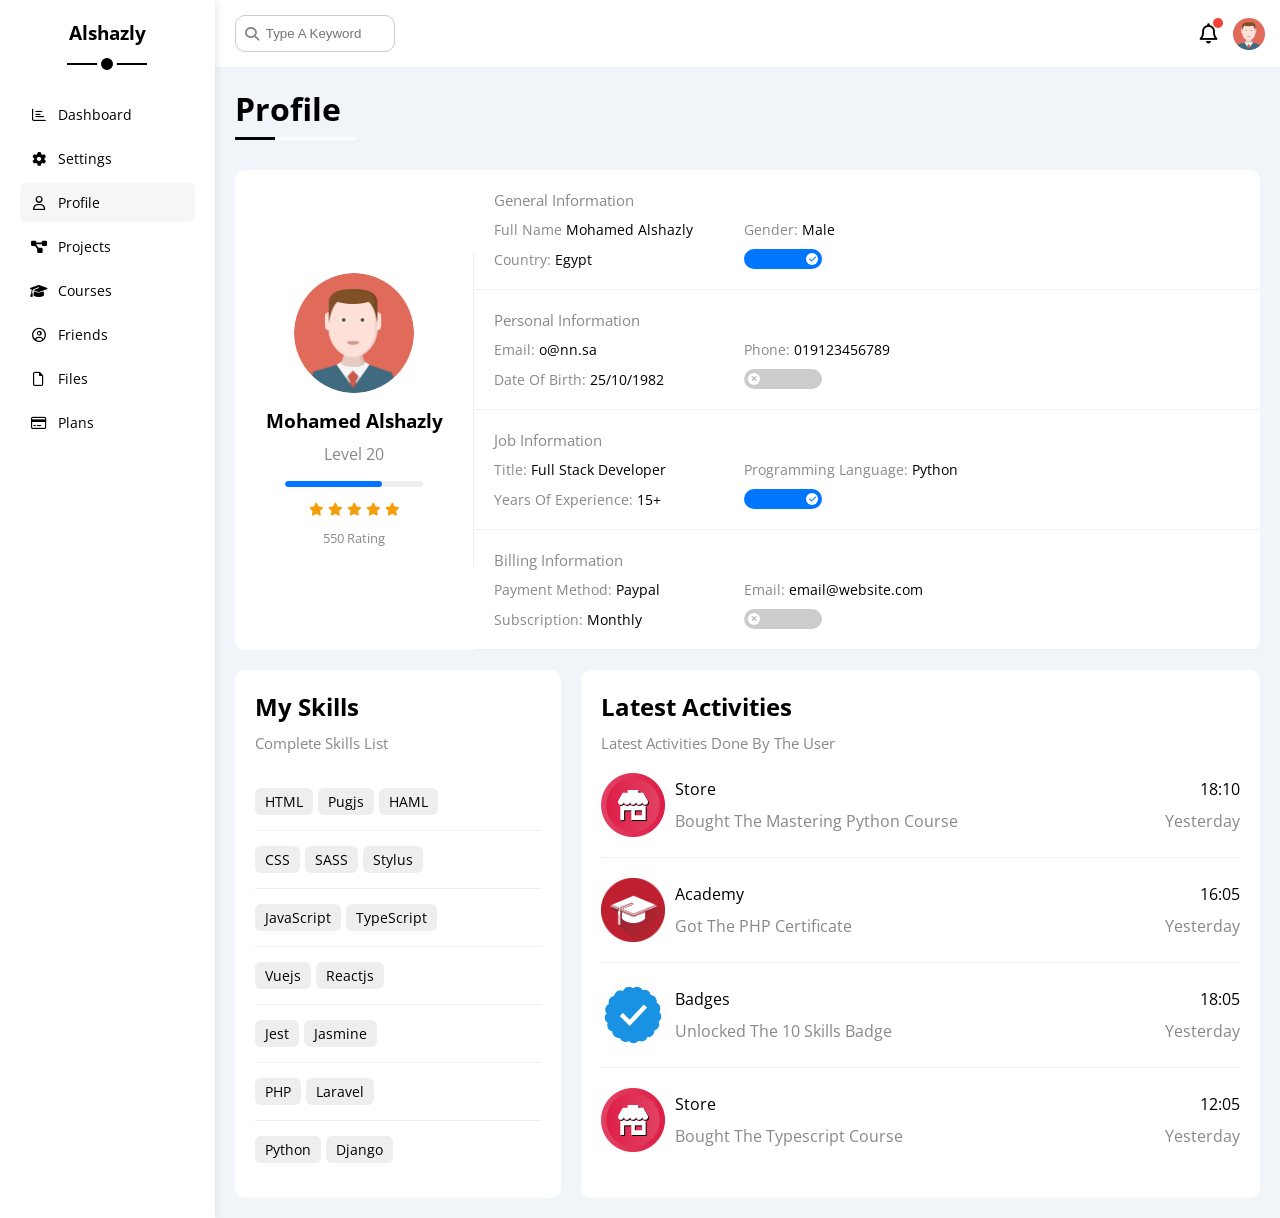
<file: progect.html>
<!DOCTYPE html>
<html lang="en">

<head>
    <meta charset="UTF-8" />
    <meta http-equiv="X-UA-Compatible" content="IE=edge" />
    <meta name="viewport" content="width=device-width, initial-scale=1.0" />
    <title>Profile</title>
    <link rel="stylesheet" href="css/all.min.css" />
    <link rel="stylesheet" href="css/fremwork.css" />
    <link rel="stylesheet" href="css/main.css" />
    <link rel="preconnect" href="https://fonts.googleapis.com" />
    <link rel="preconnect" href="https://fonts.gstatic.com" crossorigin />
    <link href="https://fonts.googleapis.com/css2?family=Open+Sans:wght@300;500&#038;display=swap" rel="stylesheet" />
</head>

<body>
    <div class="page d-flex">
        <div class="sidebar bg-white p-20 p-relative">
            <h3 class="p-relative txt-c mt-0">Alshazly</h3>
            <ul>
                <li>
                    <a class="d-flex align-center fs-14 c-black rad-6 p-10" href="index.html">
                        <i class="fa-regular fa-chart-bar fa-fw"></i>
                        <span>Dashboard</span>
                    </a>
                </li>
                <li>
                    <a class="d-flex align-center fs-14 c-black rad-6 p-10" href="settings.html">
                        <i class="fa-solid fa-gear fa-fw"></i>
                        <span>Settings</span>
                    </a>
                </li>
                <li>
                    <a class="active d-flex align-center fs-14 c-black rad-6 p-10" href="profile.html">
                        <i class="fa-regular fa-user fa-fw"></i>
                        <span>Profile</span>
                    </a>
                </li>
                <li>
                    <a class="d-flex align-center fs-14 c-black rad-6 p-10" href="projects.html">
                        <i class="fa-solid fa-diagram-project fa-fw"></i>
                        <span>Projects</span>
                    </a>
                </li>
                <li>
                    <a class="d-flex align-center fs-14 c-black rad-6 p-10" href="courses.html">
                        <i class="fa-solid fa-graduation-cap fa-fw"></i>
                        <span>Courses</span>
                    </a>
                </li>
                <li>
                    <a class="d-flex align-center fs-14 c-black rad-6 p-10" href="friends.html">
                        <i class="fa-regular fa-circle-user fa-fw"></i>
                        <span>Friends</span>
                    </a>
                </li>
                <li>
                    <a class="d-flex align-center fs-14 c-black rad-6 p-10" href="files.html">
                        <i class="fa-regular fa-file fa-fw"></i>
                        <span>Files</span>
                    </a>
                </li>
                <li>
                    <a class="d-flex align-center fs-14 c-black rad-6 p-10" href="plans.html">
                        <i class="fa-regular fa-credit-card fa-fw"></i>
                        <span>Plans</span>
                    </a>
                </li>
            </ul>
        </div>
        <div class="content w-full">
            <!-- Start Head -->
            <div class="head bg-white p-15 between-flex">
                <div class="search p-relative">
                    <input class="p-10" type="search" placeholder="Type A Keyword" />
                </div>
                <div class="icons d-flex align-center">
                    <span class="notification p-relative">
                        <i class="fa-regular fa-bell fa-lg"></i>
                    </span>
                    <img decoding="async" src="imgs/avatar.png" alt="" />
                </div>
            </div>
            <!-- End Head -->
            <h1 class="p-relative">Profile</h1>
            <div class="profile-page m-20">
                <!-- Start Overview -->
                <div class="overview bg-white rad-10 d-flex align-center">
                    <div class="avatar-box txt-c p-20">
                        <img decoding="async" class="rad-half mb-10" src="imgs/avatar.png" alt="" />
                        <h3 class="m-0">Mohamed Alshazly</h3>
                        <p class="c-grey mt-10">Level 20</p>
                        <div class="level rad-6 bg-eee p-relative">
                            <span style="width: 70%"></span>
                        </div>
                        <div class="rating mt-10 mb-10">
                            <i class="fa-solid fa-star c-orange fs-13"></i>
                            <i class="fa-solid fa-star c-orange fs-13"></i>
                            <i class="fa-solid fa-star c-orange fs-13"></i>
                            <i class="fa-solid fa-star c-orange fs-13"></i>
                            <i class="fa-solid fa-star c-orange fs-13"></i>
                        </div>
                        <p class="c-grey m-0 fs-13">550 Rating</p>
                    </div>
                    <div class="info-box w-full txt-c-mobile">
                        <!-- Start Information Row -->
                        <div class="box p-20 d-flex align-center">
                            <h4 class="c-grey fs-15 m-0 w-full">General Information</h4>
                            <div class="fs-14">
                                <span class="c-grey">Full Name</span>
                                <span>Mohamed Alshazly</span>
                            </div>
                            <div class="fs-14">
                                <span class="c-grey">Gender:</span>
                                <span>Male</span>
                            </div>
                            <div class="fs-14">
                                <span class="c-grey">Country:</span>
                                <span>Egypt</span>
                            </div>
                            <div class="fs-14">
                                <label>
                                    <input class="toggle-checkbox" type="checkbox" checked />
                                    <div class="toggle-switch"></div>
                                </label>
                            </div>
                        </div>
                        <!-- End Information Row -->
                        <!-- Start Information Row -->
                        <div class="box p-20 d-flex align-center">
                            <h4 class="c-grey w-full fs-15 m-0">Personal Information</h4>
                            <div class="fs-14">
                                <span class="c-grey">Email:</span>
                                <span>o@nn.sa</span>
                            </div>
                            <div class="fs-14">
                                <span class="c-grey">Phone:</span>
                                <span>019123456789</span>
                            </div>
                            <div class="fs-14">
                                <span class="c-grey">Date Of Birth:</span>
                                <span>25/10/1982</span>
                            </div>
                            <div class="fs-14">
                                <label>
                                    <input class="toggle-checkbox" type="checkbox" />
                                    <div class="toggle-switch"></div>
                                </label>
                            </div>
                        </div>
                        <!-- End Information Row -->
                        <!-- Start Information Row -->
                        <div class="box p-20 d-flex align-center">
                            <h4 class="c-grey w-full fs-15 m-0">Job Information</h4>
                            <div class="fs-14">
                                <span class="c-grey">Title:</span>
                                <span>Full Stack Developer</span>
                            </div>
                            <div class="fs-14">
                                <span class="c-grey">Programming Language:</span>
                                <span>Python</span>
                            </div>
                            <div class="fs-14">
                                <span class="c-grey">Years Of Experience:</span>
                                <span>15+</span>
                            </div>
                            <div class="fs-14">
                                <label>
                                    <input class="toggle-checkbox" type="checkbox" checked />
                                    <div class="toggle-switch"></div>
                                </label>
                            </div>
                        </div>
                        <!-- End Information Row -->
                        <!-- Start Information Row -->
                        <div class="box p-20 d-flex align-center">
                            <h4 class="c-grey w-full fs-15 m-0">Billing Information</h4>
                            <div class="fs-14">
                                <span class="c-grey">Payment Method:</span>
                                <span>Paypal</span>
                            </div>
                            <div class="fs-14">
                                <span class="c-grey">Email:</span>
                                <span>email@website.com</span>
                            </div>
                            <div class="fs-14">
                                <span class="c-grey">Subscription:</span>
                                <span>Monthly</span>
                            </div>
                            <div class="fs-14">
                                <label>
                                    <input class="toggle-checkbox" type="checkbox" />
                                    <div class="toggle-switch"></div>
                                </label>
                            </div>
                        </div>
                        <!-- End Information Row -->
                    </div>
                </div>
                <!-- End Overview -->
                <!-- Start Other Data -->
                <div class="other-data d-flex gap-20">
                    <div class="skills-card p-20 bg-white rad-10 mt-20">
                        <h2 class="mt-0 mb-10">My Skills</h2>
                        <p class="mt-0 mb-20 c-grey fs-15">Complete Skills List</p>
                        <ul class="m-0 txt-c-mobile">
                            <li><span>HTML</span><span>Pugjs</span><span>HAML</span></li>
                            <li><span>CSS</span><span>SASS</span><span>Stylus</span></li>
                            <li><span>JavaScript</span><span>TypeScript</span></li>
                            <li><span>Vuejs</span><span>Reactjs</span></li>
                            <li><span>Jest</span><span>Jasmine</span></li>
                            <li><span>PHP</span><span>Laravel</span></li>
                            <li><span>Python</span><span>Django</span></li>
                        </ul>
                    </div>
                    <div class="activities p-20 bg-white rad-10 mt-20">
                        <h2 class="mt-0 mb-10">Latest Activities</h2>
                        <p class="mt-0 mb-20 c-grey fs-15">Latest Activities Done By The User</p>
                        <div class="activity d-flex align-center txt-c-mobile">
                            <img decoding="async" src="imgs/activity-01.png" alt="" />
                            <div class="info">
                                <span class="d-block mb-10">Store</span>
                                <span class="c-grey">Bought The Mastering Python Course</span>
                            </div>
                            <div class="date">
                                <span class="d-block mb-10">18:10</span>
                                <span class="c-grey">Yesterday</span>
                            </div>
                        </div>
                        <div class="activity d-flex align-center txt-c-mobile">
                            <img decoding="async" src="imgs/activity-02.png" alt="" />
                            <div class="info">
                                <span class="d-block mb-10">Academy</span>
                                <span class="c-grey">Got The PHP Certificate</span>
                            </div>
                            <div class="date">
                                <span class="d-block mb-10">16:05</span>
                                <span class="c-grey">Yesterday</span>
                            </div>
                        </div>
                        <div class="activity d-flex align-center txt-c-mobile">
                            <img decoding="async" src="imgs/activity-03.png" alt="" />
                            <div class="info">
                                <span class="d-block mb-10">Badges</span>
                                <span class="c-grey">Unlocked The 10 Skills Badge</span>
                            </div>
                            <div class="date">
                                <span class="d-block mb-10">18:05</span>
                                <span class="c-grey">Yesterday</span>
                            </div>
                        </div>
                        <div class="activity d-flex align-center txt-c-mobile">
                            <img decoding="async" src="imgs/activity-01.png" alt="" />
                            <div class="info">
                                <span class="d-block mb-10">Store</span>
                                <span class="c-grey">Bought The Typescript Course</span>
                            </div>
                            <div class="date">
                                <span class="d-block mb-10">12:05</span>
                                <span class="c-grey">Yesterday</span>
                            </div>
                        </div>
                    </div>
                </div>
                <!-- End Other Data -->
            </div>
        </div>
    </div>
</body>

</html>
</file>
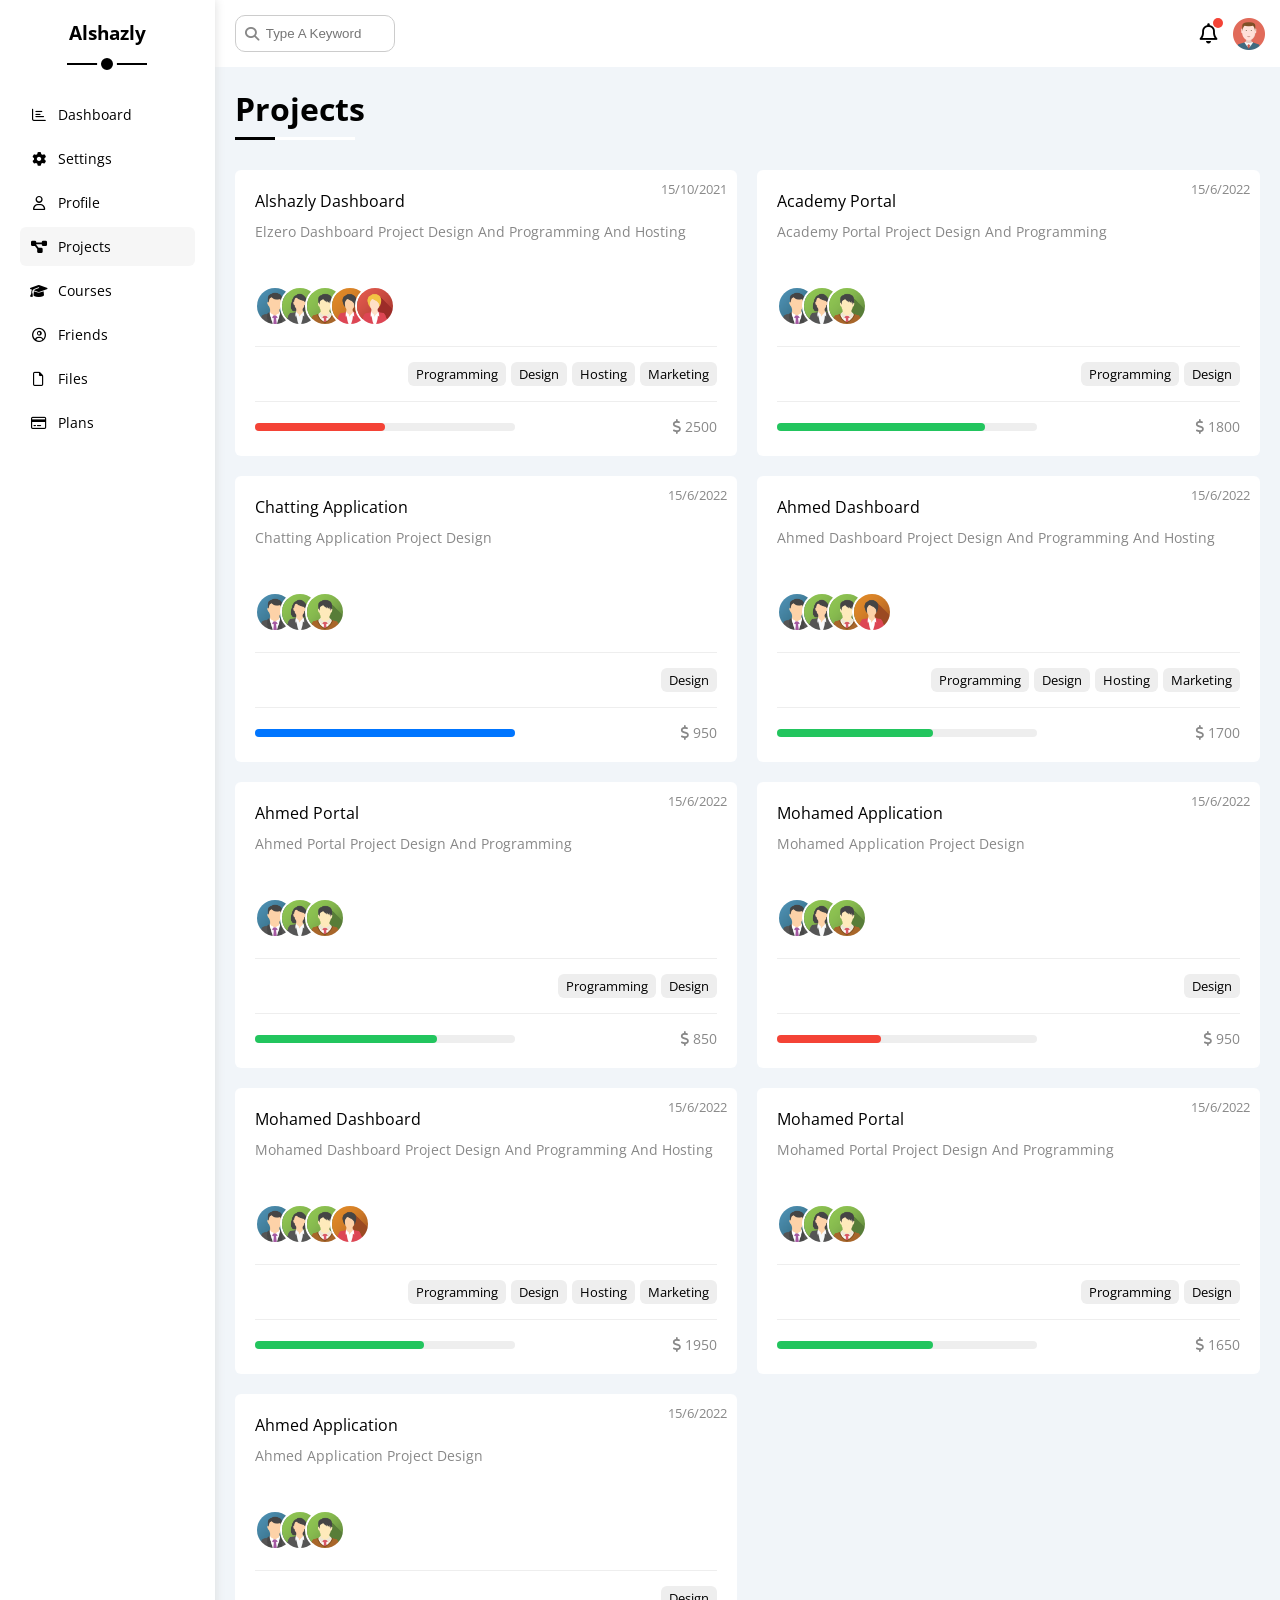
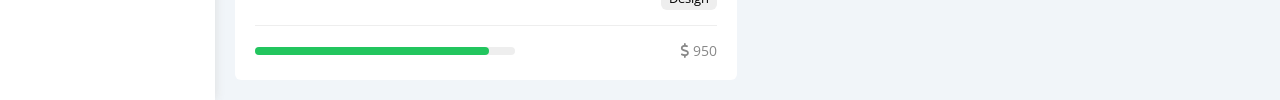
<file: progects.html>
<!DOCTYPE html>
<html lang="en">

<head>
    <meta charset="UTF-8" />
    <meta http-equiv="X-UA-Compatible" content="IE=edge" />
    <meta name="viewport" content="width=device-width, initial-scale=1.0" />
    <title>Projects</title>
    <link rel="stylesheet" href="css/all.min.css" />
    <link rel="stylesheet" href="css/fremwork.css" />
    <link rel="stylesheet" href="css/main.css" />
    <link rel="preconnect" href="https://fonts.googleapis.com" />
    <link rel="preconnect" href="https://fonts.gstatic.com" crossorigin />
    <link href="https://fonts.googleapis.com/css2?family=Open+Sans:wght@300;500&#038;display=swap" rel="stylesheet" />
</head>

<body>
    <div class="page d-flex">
        <div class="sidebar bg-white p-20 p-relative">
            <h3 class="p-relative txt-c mt-0">Alshazly</h3>
            <ul>
                <li>
                    <a class="d-flex align-center fs-14 c-black rad-6 p-10" href="index.html">
                        <i class="fa-regular fa-chart-bar fa-fw"></i>
                        <span>Dashboard</span>
                    </a>
                </li>
                <li>
                    <a class="d-flex align-center fs-14 c-black rad-6 p-10" href="settings.html">
                        <i class="fa-solid fa-gear fa-fw"></i>
                        <span>Settings</span>
                    </a>
                </li>
                <li>
                    <a class="d-flex align-center fs-14 c-black rad-6 p-10" href="profile.html">
                        <i class="fa-regular fa-user fa-fw"></i>
                        <span>Profile</span>
                    </a>
                </li>
                <li>
                    <a class="active d-flex align-center fs-14 c-black rad-6 p-10" href="projects.html">
                        <i class="fa-solid fa-diagram-project fa-fw"></i>
                        <span>Projects</span>
                    </a>
                </li>
                <li>
                    <a class="d-flex align-center fs-14 c-black rad-6 p-10" href="courses.html">
                        <i class="fa-solid fa-graduation-cap fa-fw"></i>
                        <span>Courses</span>
                    </a>
                </li>
                <li>
                    <a class="d-flex align-center fs-14 c-black rad-6 p-10" href="friends.html">
                        <i class="fa-regular fa-circle-user fa-fw"></i>
                        <span>Friends</span>
                    </a>
                </li>
                <li>
                    <a class="d-flex align-center fs-14 c-black rad-6 p-10" href="files.html">
                        <i class="fa-regular fa-file fa-fw"></i>
                        <span>Files</span>
                    </a>
                </li>
                <li>
                    <a class="d-flex align-center fs-14 c-black rad-6 p-10" href="plans.html">
                        <i class="fa-regular fa-credit-card fa-fw"></i>
                        <span>Plans</span>
                    </a>
                </li>
            </ul>
        </div>
        <div class="content w-full">
            <!-- Start Head -->
            <div class="head bg-white p-15 between-flex">
                <div class="search p-relative">
                    <input class="p-10" type="search" placeholder="Type A Keyword" />
                </div>
                <div class="icons d-flex align-center">
                    <span class="notification p-relative">
                        <i class="fa-regular fa-bell fa-lg"></i>
                    </span>
                    <img decoding="async" src="imgs/avatar.png" alt="" />
                </div>
            </div>
            <!-- End Head -->
            <h1 class="p-relative">Projects</h1>
            <div class="projects-page d-grid m-20 gap-20">
                <div class="project bg-white p-20 rad-6 p-relative">
                    <span class="date fs-13 c-grey">15/10/2021</span>
                    <h4 class="m-0">Alshazly Dashboard</h4>
                    <p class="c-grey mt-10 mb-10 fs-14">Elzero Dashboard Project Design And Programming And Hosting</p>
                    <div class="team">
                        <a href="#"><img decoding="async" src="imgs/team-01.png" alt="" /></a>
                        <a href="#"><img decoding="async" src="imgs/team-02.png" alt="" /></a>
                        <a href="#"><img decoding="async" src="imgs/team-03.png" alt="" /></a>
                        <a href="#"><img decoding="async" src="imgs/team-04.png" alt="" /></a>
                        <a href="#"><img decoding="async" src="imgs/team-05.png" alt="" /></a>
                    </div>
                    <div class="do d-flex">
                        <span class="fs-13 rad-6 bg-eee">Programming</span>
                        <span class="fs-13 rad-6 bg-eee">Design</span>
                        <span class="fs-13 rad-6 bg-eee">Hosting</span>
                        <span class="fs-13 rad-6 bg-eee">Marketing</span>
                    </div>
                    <div class="info between-flex">
                        <div class="prog bg-eee">
                            <span class="bg-red" style="width: 50%"></span>
                        </div>
                        <div class="fs-14 c-grey">
                            <i class="fa-solid fa-dollar-sign"></i>
                            2500
                        </div>
                    </div>
                </div>
                <div class="project bg-white p-20 rad-6 p-relative">
                    <span class="date fs-13 c-grey">15/6/2022</span>
                    <h4 class="m-0">Academy Portal</h4>
                    <p class="c-grey mt-10 mb-10 fs-14">Academy Portal Project Design And Programming</p>
                    <div class="team">
                        <a href="#"><img decoding="async" src="imgs/team-01.png" alt="" /></a>
                        <a href="#"><img decoding="async" src="imgs/team-02.png" alt="" /></a>
                        <a href="#"><img decoding="async" src="imgs/team-03.png" alt="" /></a>
                    </div>
                    <div class="do d-flex">
                        <span class="fs-13 rad-6 bg-eee">Programming</span>
                        <span class="fs-13 rad-6 bg-eee">Design</span>
                    </div>
                    <div class="info between-flex">
                        <div class="prog bg-eee">
                            <span class="bg-green" style="width: 80%"></span>
                        </div>
                        <div class="fs-14 c-grey">
                            <i class="fa-solid fa-dollar-sign"></i>
                            1800
                        </div>
                    </div>
                </div>
                <div class="project bg-white p-20 rad-6 p-relative">
                    <span class="date fs-13 c-grey">15/6/2022</span>
                    <h4 class="m-0">Chatting Application</h4>
                    <p class="c-grey mt-10 mb-10 fs-14">Chatting Application Project Design</p>
                    <div class="team">
                        <a href="#"><img decoding="async" src="imgs/team-01.png" alt="" /></a>
                        <a href="#"><img decoding="async" src="imgs/team-02.png" alt="" /></a>
                        <a href="#"><img decoding="async" src="imgs/team-03.png" alt="" /></a>
                    </div>
                    <div class="do d-flex">
                        <span class="fs-13 rad-6 bg-eee">Design</span>
                    </div>
                    <div class="info between-flex">
                        <div class="prog bg-eee">
                            <span class="bg-blue" style="width: 100%"></span>
                        </div>
                        <div class="fs-14 c-grey">
                            <i class="fa-solid fa-dollar-sign"></i>
                            950
                        </div>
                    </div>
                </div>
                <div class="project bg-white p-20 rad-6 p-relative">
                    <span class="date fs-13 c-grey">15/6/2022</span>
                    <h4 class="m-0">Ahmed Dashboard</h4>
                    <p class="c-grey mt-10 mb-10 fs-14">Ahmed Dashboard Project Design And Programming And Hosting</p>
                    <div class="team">
                        <a href="#"><img decoding="async" src="imgs/team-01.png" alt="" /></a>
                        <a href="#"><img decoding="async" src="imgs/team-02.png" alt="" /></a>
                        <a href="#"><img decoding="async" src="imgs/team-03.png" alt="" /></a>
                        <a href="#"><img decoding="async" src="imgs/team-04.png" alt="" /></a>
                    </div>
                    <div class="do d-flex">
                        <span class="fs-13 rad-6 bg-eee">Programming</span>
                        <span class="fs-13 rad-6 bg-eee">Design</span>
                        <span class="fs-13 rad-6 bg-eee">Hosting</span>
                        <span class="fs-13 rad-6 bg-eee">Marketing</span>
                    </div>
                    <div class="info between-flex">
                        <div class="prog bg-eee">
                            <span class="bg-green" style="width: 60%"></span>
                        </div>
                        <div class="fs-14 c-grey">
                            <i class="fa-solid fa-dollar-sign"></i>
                            1700
                        </div>
                    </div>
                </div>
                <div class="project bg-white p-20 rad-6 p-relative">
                    <span class="date fs-13 c-grey">15/6/2022</span>
                    <h4 class="m-0">Ahmed Portal</h4>
                    <p class="c-grey mt-10 mb-10 fs-14">Ahmed Portal Project Design And Programming</p>
                    <div class="team">
                        <a href="#"><img decoding="async" src="imgs/team-01.png" alt="" /></a>
                        <a href="#"><img decoding="async" src="imgs/team-02.png" alt="" /></a>
                        <a href="#"><img decoding="async" src="imgs/team-03.png" alt="" /></a>
                    </div>
                    <div class="do d-flex">
                        <span class="fs-13 rad-6 bg-eee">Programming</span>
                        <span class="fs-13 rad-6 bg-eee">Design</span>
                    </div>
                    <div class="info between-flex">
                        <div class="prog bg-eee">
                            <span class="bg-green" style="width: 70%"></span>
                        </div>
                        <div class="fs-14 c-grey">
                            <i class="fa-solid fa-dollar-sign"></i>
                            850
                        </div>
                    </div>
                </div>
                <div class="project bg-white p-20 rad-6 p-relative">
                    <span class="date fs-13 c-grey">15/6/2022</span>
                    <h4 class="m-0">Mohamed Application</h4>
                    <p class="c-grey mt-10 mb-10 fs-14">Mohamed Application Project Design</p>
                    <div class="team">
                        <a href="#"><img decoding="async" src="imgs/team-01.png" alt="" /></a>
                        <a href="#"><img decoding="async" src="imgs/team-02.png" alt="" /></a>
                        <a href="#"><img decoding="async" src="imgs/team-03.png" alt="" /></a>
                    </div>
                    <div class="do d-flex">
                        <span class="fs-13 rad-6 bg-eee">Design</span>
                    </div>
                    <div class="info between-flex">
                        <div class="prog bg-eee">
                            <span class="bg-red" style="width: 40%"></span>
                        </div>
                        <div class="fs-14 c-grey">
                            <i class="fa-solid fa-dollar-sign"></i>
                            950
                        </div>
                    </div>
                </div>
                <div class="project bg-white p-20 rad-6 p-relative">
                    <span class="date fs-13 c-grey">15/6/2022</span>
                    <h4 class="m-0">Mohamed Dashboard</h4>
                    <p class="c-grey mt-10 mb-10 fs-14">Mohamed Dashboard Project Design And Programming And Hosting</p>
                    <div class="team">
                        <a href="#"><img decoding="async" src="imgs/team-01.png" alt="" /></a>
                        <a href="#"><img decoding="async" src="imgs/team-02.png" alt="" /></a>
                        <a href="#"><img decoding="async" src="imgs/team-03.png" alt="" /></a>
                        <a href="#"><img decoding="async" src="imgs/team-04.png" alt="" /></a>
                    </div>
                    <div class="do d-flex">
                        <span class="fs-13 rad-6 bg-eee">Programming</span>
                        <span class="fs-13 rad-6 bg-eee">Design</span>
                        <span class="fs-13 rad-6 bg-eee">Hosting</span>
                        <span class="fs-13 rad-6 bg-eee">Marketing</span>
                    </div>
                    <div class="info between-flex">
                        <div class="prog bg-eee">
                            <span class="bg-green" style="width: 65%"></span>
                        </div>
                        <div class="fs-14 c-grey">
                            <i class="fa-solid fa-dollar-sign"></i>
                            1950
                        </div>
                    </div>
                </div>
                <div class="project bg-white p-20 rad-6 p-relative">
                    <span class="date fs-13 c-grey">15/6/2022</span>
                    <h4 class="m-0">Mohamed Portal</h4>
                    <p class="c-grey mt-10 mb-10 fs-14">Mohamed Portal Project Design And Programming</p>
                    <div class="team">
                        <a href="#"><img decoding="async" src="imgs/team-01.png" alt="" /></a>
                        <a href="#"><img decoding="async" src="imgs/team-02.png" alt="" /></a>
                        <a href="#"><img decoding="async" src="imgs/team-03.png" alt="" /></a>
                    </div>
                    <div class="do d-flex">
                        <span class="fs-13 rad-6 bg-eee">Programming</span>
                        <span class="fs-13 rad-6 bg-eee">Design</span>
                    </div>
                    <div class="info between-flex">
                        <div class="prog bg-eee">
                            <span class="bg-green" style="width: 60%"></span>
                        </div>
                        <div class="fs-14 c-grey">
                            <i class="fa-solid fa-dollar-sign"></i>
                            1650
                        </div>
                    </div>
                </div>
                <div class="project bg-white p-20 rad-6 p-relative">
                    <span class="date fs-13 c-grey">15/6/2022</span>
                    <h4 class="m-0">Ahmed Application</h4>
                    <p class="c-grey mt-10 mb-10 fs-14">Ahmed Application Project Design</p>
                    <div class="team">
                        <a href="#"><img decoding="async" src="imgs/team-01.png" alt="" /></a>
                        <a href="#"><img decoding="async" src="imgs/team-02.png" alt="" /></a>
                        <a href="#"><img decoding="async" src="imgs/team-03.png" alt="" /></a>
                    </div>
                    <div class="do d-flex">
                        <span class="fs-13 rad-6 bg-eee">Design</span>
                    </div>
                    <div class="info between-flex">
                        <div class="prog bg-eee">
                            <span class="bg-green" style="width: 90%"></span>
                        </div>
                        <div class="fs-14 c-grey">
                            <i class="fa-solid fa-dollar-sign"></i>
                            950
                        </div>
                    </div>
                </div>
            </div>
        </div>
    </div>
</body>

</html>
</file>
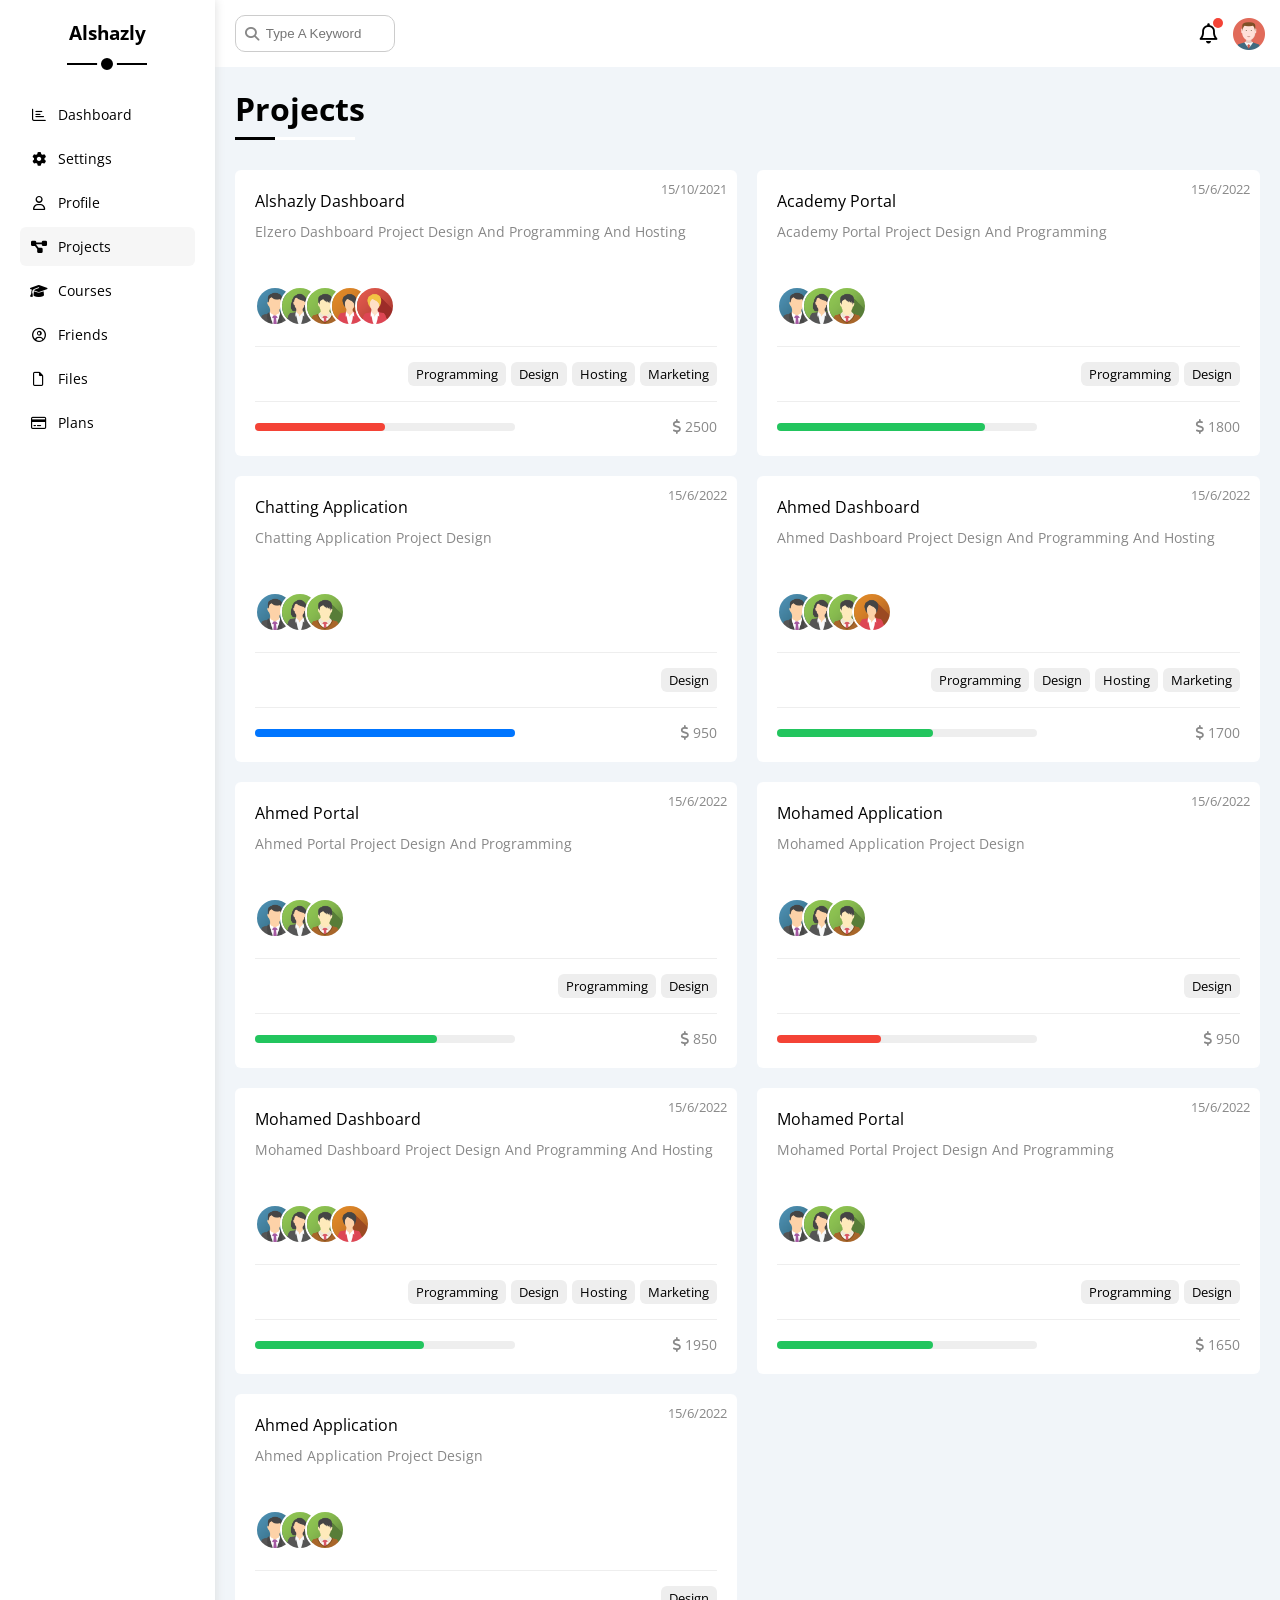
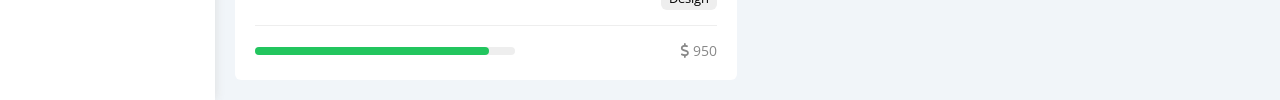
<file: projects.html>
<!DOCTYPE html>
<html lang="en">

<head>
    <meta charset="UTF-8" />
    <meta http-equiv="X-UA-Compatible" content="IE=edge" />
    <meta name="viewport" content="width=device-width, initial-scale=1.0" />
    <title>Projects</title>
    <link rel="stylesheet" href="css/all.min.css" />
    <link rel="stylesheet" href="css/fremwork.css" />
    <link rel="stylesheet" href="css/main.css" />
    <link rel="preconnect" href="https://fonts.googleapis.com" />
    <link rel="preconnect" href="https://fonts.gstatic.com" crossorigin />
    <link href="https://fonts.googleapis.com/css2?family=Open+Sans:wght@300;500&#038;display=swap" rel="stylesheet" />
</head>

<body>
    <div class="page d-flex">
        <div class="sidebar bg-white p-20 p-relative">
            <h3 class="p-relative txt-c mt-0">Alshazly</h3>
            <ul>
                <li>
                    <a class="d-flex align-center fs-14 c-black rad-6 p-10" href="index.html">
                        <i class="fa-regular fa-chart-bar fa-fw"></i>
                        <span>Dashboard</span>
                    </a>
                </li>
                <li>
                    <a class="d-flex align-center fs-14 c-black rad-6 p-10" href="settings.html">
                        <i class="fa-solid fa-gear fa-fw"></i>
                        <span>Settings</span>
                    </a>
                </li>
                <li>
                    <a class="d-flex align-center fs-14 c-black rad-6 p-10" href="profile.html">
                        <i class="fa-regular fa-user fa-fw"></i>
                        <span>Profile</span>
                    </a>
                </li>
                <li>
                    <a class="active d-flex align-center fs-14 c-black rad-6 p-10" href="projects.html">
                        <i class="fa-solid fa-diagram-project fa-fw"></i>
                        <span>Projects</span>
                    </a>
                </li>
                <li>
                    <a class="d-flex align-center fs-14 c-black rad-6 p-10" href="courses.html">
                        <i class="fa-solid fa-graduation-cap fa-fw"></i>
                        <span>Courses</span>
                    </a>
                </li>
                <li>
                    <a class="d-flex align-center fs-14 c-black rad-6 p-10" href="friends.html">
                        <i class="fa-regular fa-circle-user fa-fw"></i>
                        <span>Friends</span>
                    </a>
                </li>
                <li>
                    <a class="d-flex align-center fs-14 c-black rad-6 p-10" href="files.html">
                        <i class="fa-regular fa-file fa-fw"></i>
                        <span>Files</span>
                    </a>
                </li>
                <li>
                    <a class="d-flex align-center fs-14 c-black rad-6 p-10" href="plans.html">
                        <i class="fa-regular fa-credit-card fa-fw"></i>
                        <span>Plans</span>
                    </a>
                </li>
            </ul>
        </div>
        <div class="content w-full">
            <!-- Start Head -->
            <div class="head bg-white p-15 between-flex">
                <div class="search p-relative">
                    <input class="p-10" type="search" placeholder="Type A Keyword" />
                </div>
                <div class="icons d-flex align-center">
                    <span class="notification p-relative">
                        <i class="fa-regular fa-bell fa-lg"></i>
                    </span>
                    <img decoding="async" src="imgs/avatar.png" alt="" />
                </div>
            </div>
            <!-- End Head -->
            <h1 class="p-relative">Projects</h1>
            <div class="projects-page d-grid m-20 gap-20">
                <div class="project bg-white p-20 rad-6 p-relative">
                    <span class="date fs-13 c-grey">15/10/2021</span>
                    <h4 class="m-0">Alshazly Dashboard</h4>
                    <p class="c-grey mt-10 mb-10 fs-14">Elzero Dashboard Project Design And Programming And Hosting</p>
                    <div class="team">
                        <a href="#"><img decoding="async" src="imgs/team-01.png" alt="" /></a>
                        <a href="#"><img decoding="async" src="imgs/team-02.png" alt="" /></a>
                        <a href="#"><img decoding="async" src="imgs/team-03.png" alt="" /></a>
                        <a href="#"><img decoding="async" src="imgs/team-04.png" alt="" /></a>
                        <a href="#"><img decoding="async" src="imgs/team-05.png" alt="" /></a>
                    </div>
                    <div class="do d-flex">
                        <span class="fs-13 rad-6 bg-eee">Programming</span>
                        <span class="fs-13 rad-6 bg-eee">Design</span>
                        <span class="fs-13 rad-6 bg-eee">Hosting</span>
                        <span class="fs-13 rad-6 bg-eee">Marketing</span>
                    </div>
                    <div class="info between-flex">
                        <div class="prog bg-eee">
                            <span class="bg-red" style="width: 50%"></span>
                        </div>
                        <div class="fs-14 c-grey">
                            <i class="fa-solid fa-dollar-sign"></i>
                            2500
                        </div>
                    </div>
                </div>
                <div class="project bg-white p-20 rad-6 p-relative">
                    <span class="date fs-13 c-grey">15/6/2022</span>
                    <h4 class="m-0">Academy Portal</h4>
                    <p class="c-grey mt-10 mb-10 fs-14">Academy Portal Project Design And Programming</p>
                    <div class="team">
                        <a href="#"><img decoding="async" src="imgs/team-01.png" alt="" /></a>
                        <a href="#"><img decoding="async" src="imgs/team-02.png" alt="" /></a>
                        <a href="#"><img decoding="async" src="imgs/team-03.png" alt="" /></a>
                    </div>
                    <div class="do d-flex">
                        <span class="fs-13 rad-6 bg-eee">Programming</span>
                        <span class="fs-13 rad-6 bg-eee">Design</span>
                    </div>
                    <div class="info between-flex">
                        <div class="prog bg-eee">
                            <span class="bg-green" style="width: 80%"></span>
                        </div>
                        <div class="fs-14 c-grey">
                            <i class="fa-solid fa-dollar-sign"></i>
                            1800
                        </div>
                    </div>
                </div>
                <div class="project bg-white p-20 rad-6 p-relative">
                    <span class="date fs-13 c-grey">15/6/2022</span>
                    <h4 class="m-0">Chatting Application</h4>
                    <p class="c-grey mt-10 mb-10 fs-14">Chatting Application Project Design</p>
                    <div class="team">
                        <a href="#"><img decoding="async" src="imgs/team-01.png" alt="" /></a>
                        <a href="#"><img decoding="async" src="imgs/team-02.png" alt="" /></a>
                        <a href="#"><img decoding="async" src="imgs/team-03.png" alt="" /></a>
                    </div>
                    <div class="do d-flex">
                        <span class="fs-13 rad-6 bg-eee">Design</span>
                    </div>
                    <div class="info between-flex">
                        <div class="prog bg-eee">
                            <span class="bg-blue" style="width: 100%"></span>
                        </div>
                        <div class="fs-14 c-grey">
                            <i class="fa-solid fa-dollar-sign"></i>
                            950
                        </div>
                    </div>
                </div>
                <div class="project bg-white p-20 rad-6 p-relative">
                    <span class="date fs-13 c-grey">15/6/2022</span>
                    <h4 class="m-0">Ahmed Dashboard</h4>
                    <p class="c-grey mt-10 mb-10 fs-14">Ahmed Dashboard Project Design And Programming And Hosting</p>
                    <div class="team">
                        <a href="#"><img decoding="async" src="imgs/team-01.png" alt="" /></a>
                        <a href="#"><img decoding="async" src="imgs/team-02.png" alt="" /></a>
                        <a href="#"><img decoding="async" src="imgs/team-03.png" alt="" /></a>
                        <a href="#"><img decoding="async" src="imgs/team-04.png" alt="" /></a>
                    </div>
                    <div class="do d-flex">
                        <span class="fs-13 rad-6 bg-eee">Programming</span>
                        <span class="fs-13 rad-6 bg-eee">Design</span>
                        <span class="fs-13 rad-6 bg-eee">Hosting</span>
                        <span class="fs-13 rad-6 bg-eee">Marketing</span>
                    </div>
                    <div class="info between-flex">
                        <div class="prog bg-eee">
                            <span class="bg-green" style="width: 60%"></span>
                        </div>
                        <div class="fs-14 c-grey">
                            <i class="fa-solid fa-dollar-sign"></i>
                            1700
                        </div>
                    </div>
                </div>
                <div class="project bg-white p-20 rad-6 p-relative">
                    <span class="date fs-13 c-grey">15/6/2022</span>
                    <h4 class="m-0">Ahmed Portal</h4>
                    <p class="c-grey mt-10 mb-10 fs-14">Ahmed Portal Project Design And Programming</p>
                    <div class="team">
                        <a href="#"><img decoding="async" src="imgs/team-01.png" alt="" /></a>
                        <a href="#"><img decoding="async" src="imgs/team-02.png" alt="" /></a>
                        <a href="#"><img decoding="async" src="imgs/team-03.png" alt="" /></a>
                    </div>
                    <div class="do d-flex">
                        <span class="fs-13 rad-6 bg-eee">Programming</span>
                        <span class="fs-13 rad-6 bg-eee">Design</span>
                    </div>
                    <div class="info between-flex">
                        <div class="prog bg-eee">
                            <span class="bg-green" style="width: 70%"></span>
                        </div>
                        <div class="fs-14 c-grey">
                            <i class="fa-solid fa-dollar-sign"></i>
                            850
                        </div>
                    </div>
                </div>
                <div class="project bg-white p-20 rad-6 p-relative">
                    <span class="date fs-13 c-grey">15/6/2022</span>
                    <h4 class="m-0">Mohamed Application</h4>
                    <p class="c-grey mt-10 mb-10 fs-14">Mohamed Application Project Design</p>
                    <div class="team">
                        <a href="#"><img decoding="async" src="imgs/team-01.png" alt="" /></a>
                        <a href="#"><img decoding="async" src="imgs/team-02.png" alt="" /></a>
                        <a href="#"><img decoding="async" src="imgs/team-03.png" alt="" /></a>
                    </div>
                    <div class="do d-flex">
                        <span class="fs-13 rad-6 bg-eee">Design</span>
                    </div>
                    <div class="info between-flex">
                        <div class="prog bg-eee">
                            <span class="bg-red" style="width: 40%"></span>
                        </div>
                        <div class="fs-14 c-grey">
                            <i class="fa-solid fa-dollar-sign"></i>
                            950
                        </div>
                    </div>
                </div>
                <div class="project bg-white p-20 rad-6 p-relative">
                    <span class="date fs-13 c-grey">15/6/2022</span>
                    <h4 class="m-0">Mohamed Dashboard</h4>
                    <p class="c-grey mt-10 mb-10 fs-14">Mohamed Dashboard Project Design And Programming And Hosting</p>
                    <div class="team">
                        <a href="#"><img decoding="async" src="imgs/team-01.png" alt="" /></a>
                        <a href="#"><img decoding="async" src="imgs/team-02.png" alt="" /></a>
                        <a href="#"><img decoding="async" src="imgs/team-03.png" alt="" /></a>
                        <a href="#"><img decoding="async" src="imgs/team-04.png" alt="" /></a>
                    </div>
                    <div class="do d-flex">
                        <span class="fs-13 rad-6 bg-eee">Programming</span>
                        <span class="fs-13 rad-6 bg-eee">Design</span>
                        <span class="fs-13 rad-6 bg-eee">Hosting</span>
                        <span class="fs-13 rad-6 bg-eee">Marketing</span>
                    </div>
                    <div class="info between-flex">
                        <div class="prog bg-eee">
                            <span class="bg-green" style="width: 65%"></span>
                        </div>
                        <div class="fs-14 c-grey">
                            <i class="fa-solid fa-dollar-sign"></i>
                            1950
                        </div>
                    </div>
                </div>
                <div class="project bg-white p-20 rad-6 p-relative">
                    <span class="date fs-13 c-grey">15/6/2022</span>
                    <h4 class="m-0">Mohamed Portal</h4>
                    <p class="c-grey mt-10 mb-10 fs-14">Mohamed Portal Project Design And Programming</p>
                    <div class="team">
                        <a href="#"><img decoding="async" src="imgs/team-01.png" alt="" /></a>
                        <a href="#"><img decoding="async" src="imgs/team-02.png" alt="" /></a>
                        <a href="#"><img decoding="async" src="imgs/team-03.png" alt="" /></a>
                    </div>
                    <div class="do d-flex">
                        <span class="fs-13 rad-6 bg-eee">Programming</span>
                        <span class="fs-13 rad-6 bg-eee">Design</span>
                    </div>
                    <div class="info between-flex">
                        <div class="prog bg-eee">
                            <span class="bg-green" style="width: 60%"></span>
                        </div>
                        <div class="fs-14 c-grey">
                            <i class="fa-solid fa-dollar-sign"></i>
                            1650
                        </div>
                    </div>
                </div>
                <div class="project bg-white p-20 rad-6 p-relative">
                    <span class="date fs-13 c-grey">15/6/2022</span>
                    <h4 class="m-0">Ahmed Application</h4>
                    <p class="c-grey mt-10 mb-10 fs-14">Ahmed Application Project Design</p>
                    <div class="team">
                        <a href="#"><img decoding="async" src="imgs/team-01.png" alt="" /></a>
                        <a href="#"><img decoding="async" src="imgs/team-02.png" alt="" /></a>
                        <a href="#"><img decoding="async" src="imgs/team-03.png" alt="" /></a>
                    </div>
                    <div class="do d-flex">
                        <span class="fs-13 rad-6 bg-eee">Design</span>
                    </div>
                    <div class="info between-flex">
                        <div class="prog bg-eee">
                            <span class="bg-green" style="width: 90%"></span>
                        </div>
                        <div class="fs-14 c-grey">
                            <i class="fa-solid fa-dollar-sign"></i>
                            950
                        </div>
                    </div>
                </div>
            </div>
        </div>
    </div>
</body>

</html>
</file>
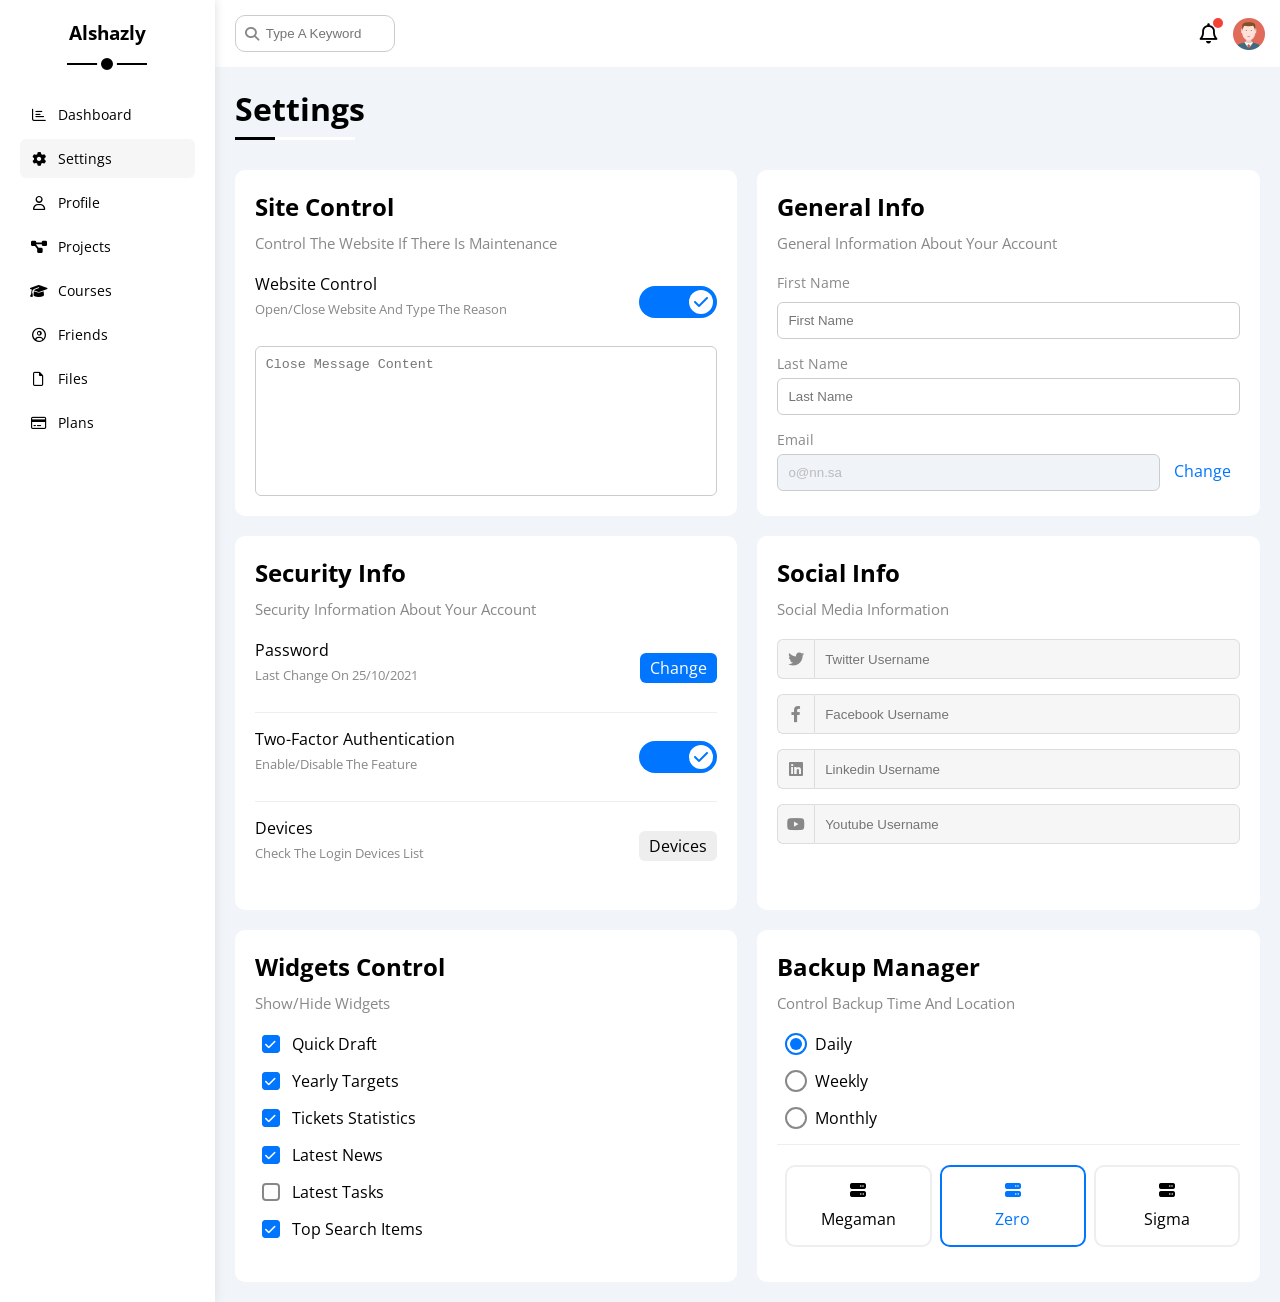
<file: setting.html>
<!DOCTYPE html>
<html lang="en">

<head>
    <meta charset="UTF-8" />
    <meta http-equiv="X-UA-Compatible" content="IE=edge" />
    <meta name="viewport" content="width=device-width, initial-scale=1.0" />
    <title>Settings</title>
    <link rel="stylesheet" href="css/all.min.css" />
    <link rel="stylesheet" href="css/fremwork.css" />
    <link rel="stylesheet" href="css/main.css" />
    <link rel="preconnect" href="https://fonts.googleapis.com" />
    <link rel="preconnect" href="https://fonts.gstatic.com" crossorigin />
    <link href="https://fonts.googleapis.com/css2?family=Open+Sans:wght@300;500&#038;display=swap" rel="stylesheet" />
</head>

<body>
    <div class="page d-flex">
        <div class="sidebar bg-white p-20 p-relative">
            <h3 class="p-relative txt-c mt-0">Alshazly</h3>
            <ul>
                <li>
                    <a class="d-flex align-center fs-14 c-black rad-6 p-10" href="index.html">
                        <i class="fa-regular fa-chart-bar fa-fw"></i>
                        <span>Dashboard</span>
                    </a>
                </li>
                <li>
                    <a class="active d-flex align-center fs-14 c-black rad-6 p-10" href="settings.html">
                        <i class="fa-solid fa-gear fa-fw"></i>
                        <span>Settings</span>
                    </a>
                </li>
                <li>
                    <a class="d-flex align-center fs-14 c-black rad-6 p-10" href="profile.html">
                        <i class="fa-regular fa-user fa-fw"></i>
                        <span>Profile</span>
                    </a>
                </li>
                <li>
                    <a class="d-flex align-center fs-14 c-black rad-6 p-10" href="projects.html">
                        <i class="fa-solid fa-diagram-project fa-fw"></i>
                        <span>Projects</span>
                    </a>
                </li>
                <li>
                    <a class="d-flex align-center fs-14 c-black rad-6 p-10" href="courses.html">
                        <i class="fa-solid fa-graduation-cap fa-fw"></i>
                        <span>Courses</span>
                    </a>
                </li>
                <li>
                    <a class="d-flex align-center fs-14 c-black rad-6 p-10" href="friends.html">
                        <i class="fa-regular fa-circle-user fa-fw"></i>
                        <span>Friends</span>
                    </a>
                </li>
                <li>
                    <a class="d-flex align-center fs-14 c-black rad-6 p-10" href="files.html">
                        <i class="fa-regular fa-file fa-fw"></i>
                        <span>Files</span>
                    </a>
                </li>
                <li>
                    <a class="d-flex align-center fs-14 c-black rad-6 p-10" href="plans.html">
                        <i class="fa-regular fa-credit-card fa-fw"></i>
                        <span>Plans</span>
                    </a>
                </li>
            </ul>
        </div>
        <div class="content w-full">
            <!-- Start Head -->
            <div class="head bg-white p-15 between-flex">
                <div class="search p-relative">
                    <input class="p-10" type="search" placeholder="Type A Keyword" />
                </div>
                <div class="icons d-flex align-center">
                    <span class="notification p-relative">
                        <i class="fa-regular fa-bell fa-lg"></i>
                    </span>
                    <img decoding="async" src="imgs/avatar.png" alt="" />
                </div>
            </div>
            <!-- End Head -->
            <h1 class="p-relative">Settings</h1>
            <div class="settings-page m-20 d-grid gap-20">
                <!-- Start Settings Box -->
                <div class="p-20 bg-white rad-10">
                    <h2 class="mt-0 mb-10">Site Control</h2>
                    <p class="mt-0 mb-20 c-grey fs-15">Control The Website If There Is Maintenance</p>
                    <div class="mb-15 between-flex">
                        <div>
                            <span>Website Control</span>
                            <p class="c-grey mt-5 mb-0 fs-13">Open/Close Website And Type The Reason</p>
                        </div>
                        <div>
                            <label>
                                <input class="toggle-checkbox" type="checkbox" checked />
                                <div class="toggle-switch"></div>
                            </label>
                        </div>
                    </div>
                    <textarea class="close-message p-10 rad-6 d-block w-full"
                        placeholder="Close Message Content"></textarea>
                </div>
                <!-- End Settings Box -->
                <!-- Start Settings Box -->
                <div class="p-20 bg-white rad-10">
                    <h2 class="mt-0 mb-10">General Info</h2>
                    <p class="mt-0 mb-20 c-grey fs-15">General Information About Your Account</p>
                    <div class="mb-15">
                        <label class="fs-14 c-grey d-block mb-10" for="first">First Name</label>
                        <input class="b-none border-ccc p-10 rad-6 d-block w-full" type="text" id="first"
                            placeholder="First Name" />
                    </div>
                    <div class="mb-15">
                        <label class="fs-14 c-grey d-block mb-5" for="last">Last Name</label>
                        <input class="b-none border-ccc p-10 rad-6 d-block w-full" id="last" type="text"
                            placeholder="Last Name" />
                    </div>
                    <div>
                        <label class="fs-14 c-grey d-block mb-5" for="email">Email</label>
                        <input class="email b-none border-ccc p-10 rad-6 w-full mr-10" id="email" type="email"
                            value="o@nn.sa" disabled />
                        <a class="c-blue" href="#">Change</a>
                    </div>
                </div>
                <!-- End Settings Box -->
                <!-- Start Settings Box -->
                <div class="p-20 bg-white rad-10">
                    <h2 class="mt-0 mb-10">Security Info</h2>
                    <p class="mt-0 mb-20 c-grey fs-15">Security Information About Your Account</p>
                    <div class="sec-box mb-15 between-flex">
                        <div>
                            <span>Password</span>
                            <p class="c-grey mt-5 mb-0 fs-13">Last Change On 25/10/2021</p>
                        </div>
                        <a class="button bg-blue c-white btn-shape" href="#">Change</a>
                    </div>
                    <div class="sec-box mb-15 between-flex">
                        <div>
                            <span>Two-Factor Authentication</span>
                            <p class="c-grey mt-5 mb-0 fs-13">Enable/Disable The Feature</p>
                        </div>
                        <label>
                            <input class="toggle-checkbox" type="checkbox" checked />
                            <div class="toggle-switch"></div>
                        </label>
                    </div>
                    <div class="sec-box between-flex">
                        <div>
                            <span>Devices</span>
                            <p class="c-grey mt-5 mb-0 fs-13">Check The Login Devices List</p>
                        </div>
                        <a class="bg-eee c-black btn-shape" href="#">Devices</a>
                    </div>
                </div>
                <!-- End Settings Box -->
                <!-- Start Settings Box -->
                <div class="social-boxes p-20 bg-white rad-10">
                    <h2 class="mt-0 mb-10">Social Info</h2>
                    <p class="mt-0 mb-20 c-grey fs-15">Social Media Information</p>
                    <div class="d-flex align-center mb-15">
                        <i class="fa-brands fa-twitter center-flex c-grey"></i>
                        <input class="w-full" type="text" placeholder="Twitter Username" />
                    </div>
                    <div class="d-flex align-center mb-15">
                        <i class="fa-brands fa-facebook-f center-flex c-grey"></i>
                        <input class="w-full" type="text" placeholder="Facebook Username" />
                    </div>
                    <div class="d-flex align-center mb-15">
                        <i class="fa-brands fa-linkedin center-flex c-grey"></i>
                        <input class="w-full" type="text" placeholder="Linkedin Username" />
                    </div>
                    <div class="d-flex align-center">
                        <i class="fa-brands fa-youtube center-flex c-grey"></i>
                        <input class="w-full" type="text" placeholder="Youtube Username" />
                    </div>
                </div>
                <!-- End Settings Box -->
                <!-- Start Settings Box -->
                <div class="widgets-control p-20 bg-white rad-10">
                    <h2 class="mt-0 mb-10">Widgets Control</h2>
                    <p class="mt-0 mb-20 c-grey fs-15">Show/Hide Widgets</p>
                    <div class="control d-flex align-center mb-15">
                        <input type="checkbox" id="one" checked />
                        <label for="one">Quick Draft</label>
                    </div>
                    <div class="control d-flex align-center mb-15">
                        <input type="checkbox" id="two" checked />
                        <label for="two">Yearly Targets</label>
                    </div>
                    <div class="control d-flex align-center mb-15">
                        <input type="checkbox" id="three" checked />
                        <label for="three">Tickets Statistics</label>
                    </div>
                    <div class="control d-flex align-center mb-15">
                        <input type="checkbox" id="four" checked />
                        <label for="four">Latest News</label>
                    </div>
                    <div class="control d-flex align-center mb-15">
                        <input type="checkbox" id="five" />
                        <label for="five">Latest Tasks</label>
                    </div>
                    <div class="control d-flex align-center mb-15">
                        <input type="checkbox" id="six" checked />
                        <label for="six">Top Search Items</label>
                    </div>
                </div>
                <!-- End Settings Box -->
                <!-- Start Settings Box -->
                <div class="backup-control p-20 bg-white rad-10">
                    <h2 class="mt-0 mb-10">Backup Manager</h2>
                    <p class="mt-0 mb-20 c-grey fs-15">Control Backup Time And Location</p>
                    <div class="date d-flex align-center mb-15">
                        <input type="radio" name="time" id="daily" checked />
                        <label for="daily">Daily</label>
                    </div>
                    <div class="date d-flex align-center mb-15">
                        <input type="radio" name="time" id="weekly" />
                        <label for="weekly">Weekly</label>
                    </div>
                    <div class="date d-flex align-center mb-15">
                        <input type="radio" name="time" id="monthly" />
                        <label for="monthly">Monthly</label>
                    </div>
                    <div class="servers d-flex align-center txt-c">
                        <input type="radio" name="servers" id="server-one" />
                        <div class="server mb-15 rad-10 w-full">
                            <label class="d-block m-15" for="server-one">
                                <i class="fa-solid fa-server d-block mb-10"></i>
                                Megaman
                            </label>
                        </div>
                        <input type="radio" name="servers" id="server-two" checked />
                        <div class="server mb-15 rad-10 w-full">
                            <label class="d-block m-15" for="server-two">
                                <i class="fa-solid fa-server d-block mb-10"></i>
                                Zero
                            </label>
                        </div>
                        <input type="radio" name="servers" id="server-three" />
                        <div class="server mb-15 rad-10 w-full">
                            <label class="d-block m-15" for="server-three">
                                <i class="fa-solid fa-server d-block mb-10"></i>
                                Sigma
                            </label>
                        </div>
                    </div>
                </div>
                <!-- End Settings Box -->
            </div>
        </div>
    </div>
</body>

</html>
</file>
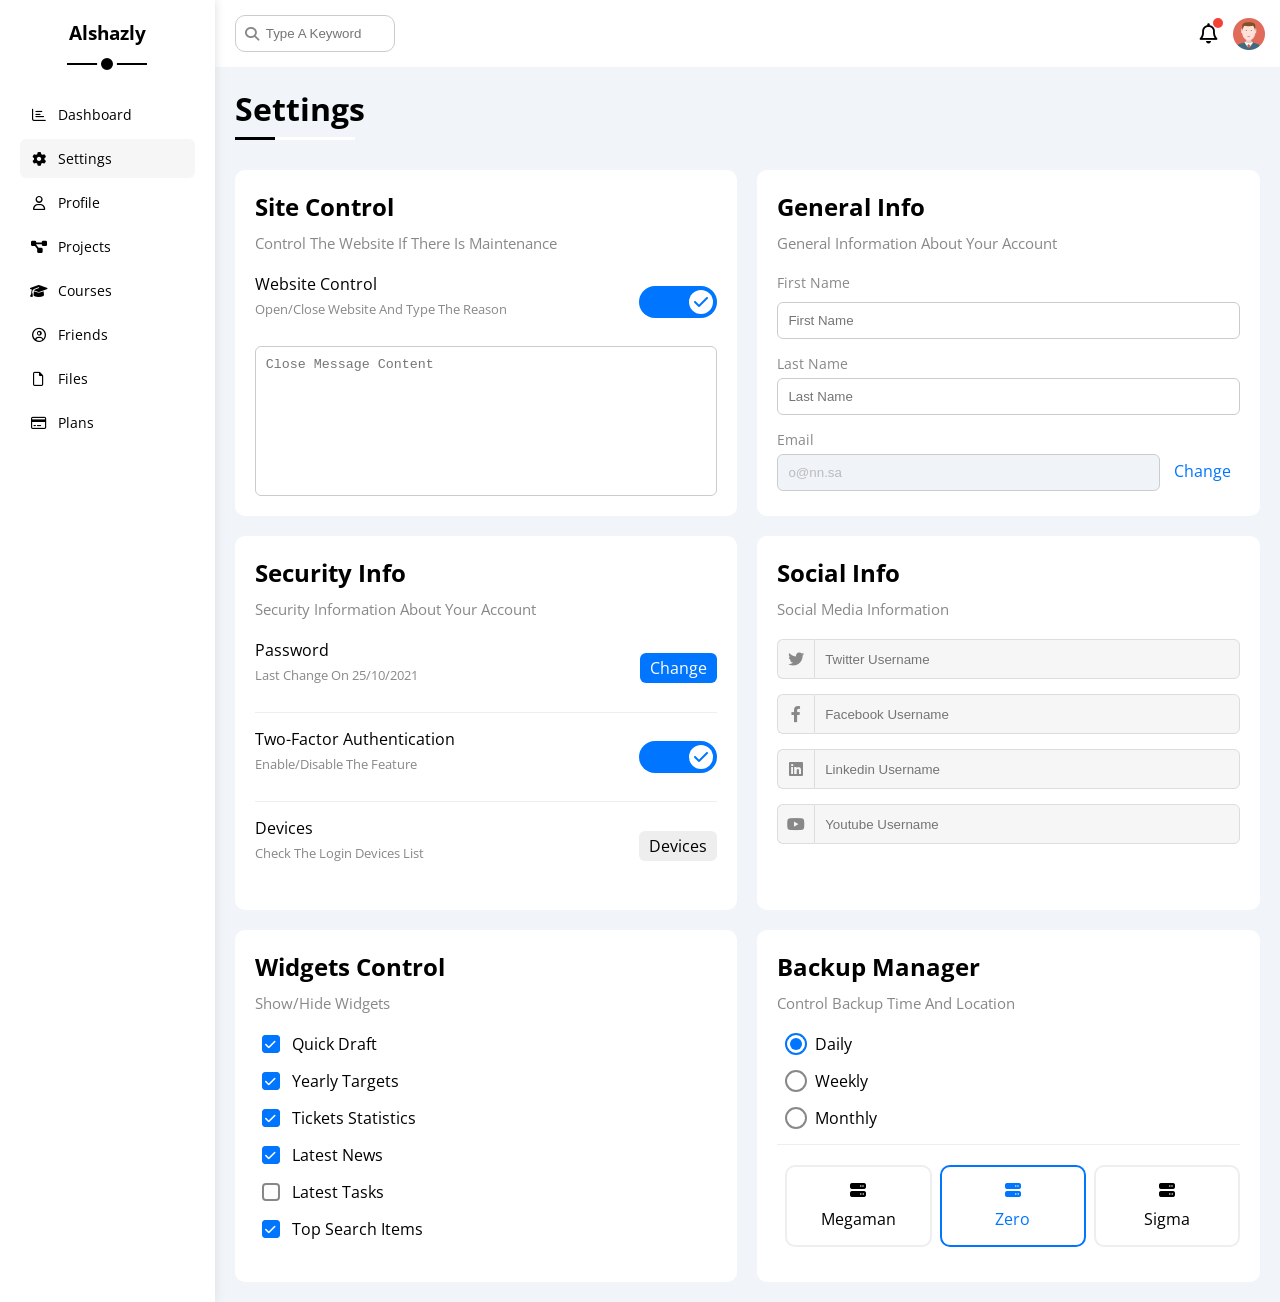
<file: settings.html>
<!DOCTYPE html>
<html lang="en">

<head>
    <meta charset="UTF-8" />
    <meta http-equiv="X-UA-Compatible" content="IE=edge" />
    <meta name="viewport" content="width=device-width, initial-scale=1.0" />
    <title>Settings</title>
    <link rel="stylesheet" href="css/all.min.css" />
    <link rel="stylesheet" href="css/fremwork.css" />
    <link rel="stylesheet" href="css/main.css" />
    <link rel="preconnect" href="https://fonts.googleapis.com" />
    <link rel="preconnect" href="https://fonts.gstatic.com" crossorigin />
    <link href="https://fonts.googleapis.com/css2?family=Open+Sans:wght@300;500&#038;display=swap" rel="stylesheet" />
</head>

<body>
    <div class="page d-flex">
        <div class="sidebar bg-white p-20 p-relative">
            <h3 class="p-relative txt-c mt-0">Alshazly</h3>
            <ul>
                <li>
                    <a class="d-flex align-center fs-14 c-black rad-6 p-10" href="index.html">
                        <i class="fa-regular fa-chart-bar fa-fw"></i>
                        <span>Dashboard</span>
                    </a>
                </li>
                <li>
                    <a class="active d-flex align-center fs-14 c-black rad-6 p-10" href="settings.html">
                        <i class="fa-solid fa-gear fa-fw"></i>
                        <span>Settings</span>
                    </a>
                </li>
                <li>
                    <a class="d-flex align-center fs-14 c-black rad-6 p-10" href="profile.html">
                        <i class="fa-regular fa-user fa-fw"></i>
                        <span>Profile</span>
                    </a>
                </li>
                <li>
                    <a class="d-flex align-center fs-14 c-black rad-6 p-10" href="projects.html">
                        <i class="fa-solid fa-diagram-project fa-fw"></i>
                        <span>Projects</span>
                    </a>
                </li>
                <li>
                    <a class="d-flex align-center fs-14 c-black rad-6 p-10" href="courses.html">
                        <i class="fa-solid fa-graduation-cap fa-fw"></i>
                        <span>Courses</span>
                    </a>
                </li>
                <li>
                    <a class="d-flex align-center fs-14 c-black rad-6 p-10" href="friends.html">
                        <i class="fa-regular fa-circle-user fa-fw"></i>
                        <span>Friends</span>
                    </a>
                </li>
                <li>
                    <a class="d-flex align-center fs-14 c-black rad-6 p-10" href="files.html">
                        <i class="fa-regular fa-file fa-fw"></i>
                        <span>Files</span>
                    </a>
                </li>
                <li>
                    <a class="d-flex align-center fs-14 c-black rad-6 p-10" href="plans.html">
                        <i class="fa-regular fa-credit-card fa-fw"></i>
                        <span>Plans</span>
                    </a>
                </li>
            </ul>
        </div>
        <div class="content w-full">
            <!-- Start Head -->
            <div class="head bg-white p-15 between-flex">
                <div class="search p-relative">
                    <input class="p-10" type="search" placeholder="Type A Keyword" />
                </div>
                <div class="icons d-flex align-center">
                    <span class="notification p-relative">
                        <i class="fa-regular fa-bell fa-lg"></i>
                    </span>
                    <img decoding="async" src="imgs/avatar.png" alt="" />
                </div>
            </div>
            <!-- End Head -->
            <h1 class="p-relative">Settings</h1>
            <div class="settings-page m-20 d-grid gap-20">
                <!-- Start Settings Box -->
                <div class="p-20 bg-white rad-10">
                    <h2 class="mt-0 mb-10">Site Control</h2>
                    <p class="mt-0 mb-20 c-grey fs-15">Control The Website If There Is Maintenance</p>
                    <div class="mb-15 between-flex">
                        <div>
                            <span>Website Control</span>
                            <p class="c-grey mt-5 mb-0 fs-13">Open/Close Website And Type The Reason</p>
                        </div>
                        <div>
                            <label>
                                <input class="toggle-checkbox" type="checkbox" checked />
                                <div class="toggle-switch"></div>
                            </label>
                        </div>
                    </div>
                    <textarea class="close-message p-10 rad-6 d-block w-full"
                        placeholder="Close Message Content"></textarea>
                </div>
                <!-- End Settings Box -->
                <!-- Start Settings Box -->
                <div class="p-20 bg-white rad-10">
                    <h2 class="mt-0 mb-10">General Info</h2>
                    <p class="mt-0 mb-20 c-grey fs-15">General Information About Your Account</p>
                    <div class="mb-15">
                        <label class="fs-14 c-grey d-block mb-10" for="first">First Name</label>
                        <input class="b-none border-ccc p-10 rad-6 d-block w-full" type="text" id="first"
                            placeholder="First Name" />
                    </div>
                    <div class="mb-15">
                        <label class="fs-14 c-grey d-block mb-5" for="last">Last Name</label>
                        <input class="b-none border-ccc p-10 rad-6 d-block w-full" id="last" type="text"
                            placeholder="Last Name" />
                    </div>
                    <div>
                        <label class="fs-14 c-grey d-block mb-5" for="email">Email</label>
                        <input class="email b-none border-ccc p-10 rad-6 w-full mr-10" id="email" type="email"
                            value="o@nn.sa" disabled />
                        <a class="c-blue" href="#">Change</a>
                    </div>
                </div>
                <!-- End Settings Box -->
                <!-- Start Settings Box -->
                <div class="p-20 bg-white rad-10">
                    <h2 class="mt-0 mb-10">Security Info</h2>
                    <p class="mt-0 mb-20 c-grey fs-15">Security Information About Your Account</p>
                    <div class="sec-box mb-15 between-flex">
                        <div>
                            <span>Password</span>
                            <p class="c-grey mt-5 mb-0 fs-13">Last Change On 25/10/2021</p>
                        </div>
                        <a class="button bg-blue c-white btn-shape" href="#">Change</a>
                    </div>
                    <div class="sec-box mb-15 between-flex">
                        <div>
                            <span>Two-Factor Authentication</span>
                            <p class="c-grey mt-5 mb-0 fs-13">Enable/Disable The Feature</p>
                        </div>
                        <label>
                            <input class="toggle-checkbox" type="checkbox" checked />
                            <div class="toggle-switch"></div>
                        </label>
                    </div>
                    <div class="sec-box between-flex">
                        <div>
                            <span>Devices</span>
                            <p class="c-grey mt-5 mb-0 fs-13">Check The Login Devices List</p>
                        </div>
                        <a class="bg-eee c-black btn-shape" href="#">Devices</a>
                    </div>
                </div>
                <!-- End Settings Box -->
                <!-- Start Settings Box -->
                <div class="social-boxes p-20 bg-white rad-10">
                    <h2 class="mt-0 mb-10">Social Info</h2>
                    <p class="mt-0 mb-20 c-grey fs-15">Social Media Information</p>
                    <div class="d-flex align-center mb-15">
                        <i class="fa-brands fa-twitter center-flex c-grey"></i>
                        <input class="w-full" type="text" placeholder="Twitter Username" />
                    </div>
                    <div class="d-flex align-center mb-15">
                        <i class="fa-brands fa-facebook-f center-flex c-grey"></i>
                        <input class="w-full" type="text" placeholder="Facebook Username" />
                    </div>
                    <div class="d-flex align-center mb-15">
                        <i class="fa-brands fa-linkedin center-flex c-grey"></i>
                        <input class="w-full" type="text" placeholder="Linkedin Username" />
                    </div>
                    <div class="d-flex align-center">
                        <i class="fa-brands fa-youtube center-flex c-grey"></i>
                        <input class="w-full" type="text" placeholder="Youtube Username" />
                    </div>
                </div>
                <!-- End Settings Box -->
                <!-- Start Settings Box -->
                <div class="widgets-control p-20 bg-white rad-10">
                    <h2 class="mt-0 mb-10">Widgets Control</h2>
                    <p class="mt-0 mb-20 c-grey fs-15">Show/Hide Widgets</p>
                    <div class="control d-flex align-center mb-15">
                        <input type="checkbox" id="one" checked />
                        <label for="one">Quick Draft</label>
                    </div>
                    <div class="control d-flex align-center mb-15">
                        <input type="checkbox" id="two" checked />
                        <label for="two">Yearly Targets</label>
                    </div>
                    <div class="control d-flex align-center mb-15">
                        <input type="checkbox" id="three" checked />
                        <label for="three">Tickets Statistics</label>
                    </div>
                    <div class="control d-flex align-center mb-15">
                        <input type="checkbox" id="four" checked />
                        <label for="four">Latest News</label>
                    </div>
                    <div class="control d-flex align-center mb-15">
                        <input type="checkbox" id="five" />
                        <label for="five">Latest Tasks</label>
                    </div>
                    <div class="control d-flex align-center mb-15">
                        <input type="checkbox" id="six" checked />
                        <label for="six">Top Search Items</label>
                    </div>
                </div>
                <!-- End Settings Box -->
                <!-- Start Settings Box -->
                <div class="backup-control p-20 bg-white rad-10">
                    <h2 class="mt-0 mb-10">Backup Manager</h2>
                    <p class="mt-0 mb-20 c-grey fs-15">Control Backup Time And Location</p>
                    <div class="date d-flex align-center mb-15">
                        <input type="radio" name="time" id="daily" checked />
                        <label for="daily">Daily</label>
                    </div>
                    <div class="date d-flex align-center mb-15">
                        <input type="radio" name="time" id="weekly" />
                        <label for="weekly">Weekly</label>
                    </div>
                    <div class="date d-flex align-center mb-15">
                        <input type="radio" name="time" id="monthly" />
                        <label for="monthly">Monthly</label>
                    </div>
                    <div class="servers d-flex align-center txt-c">
                        <input type="radio" name="servers" id="server-one" />
                        <div class="server mb-15 rad-10 w-full">
                            <label class="d-block m-15" for="server-one">
                                <i class="fa-solid fa-server d-block mb-10"></i>
                                Megaman
                            </label>
                        </div>
                        <input type="radio" name="servers" id="server-two" checked />
                        <div class="server mb-15 rad-10 w-full">
                            <label class="d-block m-15" for="server-two">
                                <i class="fa-solid fa-server d-block mb-10"></i>
                                Zero
                            </label>
                        </div>
                        <input type="radio" name="servers" id="server-three" />
                        <div class="server mb-15 rad-10 w-full">
                            <label class="d-block m-15" for="server-three">
                                <i class="fa-solid fa-server d-block mb-10"></i>
                                Sigma
                            </label>
                        </div>
                    </div>
                </div>
                <!-- End Settings Box -->
            </div>
        </div>
    </div>
</body>

</html>
</file>
<file: css/fremwork.css>
:root {
    --blue-color: #0075ff;
    --blue-alt-color: #0d69d5;
    --orange-color: #f59e0b;
    --green-color: #22c55e;
    --red-color: #f44336;
    --grey-color: #888;
}

/* Start Box */
.d-flex {
    display: flex;
}

.f-wrap {
    flex-wrap: wrap;
}

.align-center {
    align-items: center;
}

.space-between {
    justify-content: space-between;
}

.d-grid {
    display: grid;
}

.gap-20 {
    gap: 20px;
}

.d-block {
    display: block;
}

@media (max-width: 767px) {
    .block-mobile {
        display: block;
    }

    .hide-mobile {
        display: none;
    }
}

/* End Box */
/* Start Padding + Margin */
.p-10 {
    padding: 10px;
}

.p-15 {
    padding: 15px;
}

.p-20 {
    padding: 20px;
}

.pt-10 {
    padding-top: 10px;
}

.pt-15 {
    padding-top: 15px;
}

.pt-20 {
    padding-top: 20px;
}

.pb-10 {
    padding-bottom: 10px;
}

.pb-15 {
    padding-bottom: 15px;
}

.pb-20 {
    padding-bottom: 20px;
}

.pl-15 {
    padding-left: 15px;
}

.m-0 {
    margin: 0;
}

.m-15 {
    margin: 15px;
}

.m-20 {
    margin: 20px;
}

.mt-0 {
    margin-top: 0;
}

.mt-5 {
    margin-top: 5px;
}

.mt-10 {
    margin-top: 10px;
}

.mt-15 {
    margin-top: 15px;
}

.mt-20 {
    margin-top: 20px;
}

.mt-25 {
    margin-top: 25px;
}

.mr-10 {
    margin-right: 10px;
}

.mr-15 {
    margin-right: 15px;
}

.mb-5 {
    margin-bottom: 5px;
}

.mb-10 {
    margin-bottom: 10px;
}

.mb-15 {
    margin-bottom: 15px;
}

.mb-20 {
    margin-bottom: 20px;
}

.mb-25 {
    margin-bottom: 25px;
}

/* End Padding + Margin */
/* Start Color */
.c-black {
    color: black;
}

.c-white {
    color: white;
}

.c-grey {
    color: var(--grey-color);
}

.c-red {
    color: var(--red-color);
}

.c-green {
    color: var(--green-color);
}

.c-blue {
    color: var(--blue-color);
}

.c-orange {
    color: var(--orange-color);
}

.bg-red {
    background-color: var(--red-color);
}

.bg-green {
    background-color: var(--green-color);
}

.bg-blue {
    background-color: var(--blue-color);
}

.bg-orange {
    background-color: var(--orange-color);
}

.bg-white {
    background-color: white;
}

.bg-eee {
    background-color: #eee;
}

/* End Color */
/* Start Position */
.p-relative {
    position: relative;
}

.p-absolute {
    position: absolute;
}

/* End Position */
/* Start Font */
.txt-c {
    text-align: center;
}

.fs-13 {
    font-size: 13px;
}

.fs-14 {
    font-size: 14px;
}

.fs-15 {
    font-size: 15px;
}

.fs-25 {
    font-size: 25px;
}

.fw-bold {
    font-weight: bold;
}

@media (max-width: 767px) {
    .txt-c-mobile {
        text-align: center;
    }
}

/* End Font */
/* Start Border */
.rad-6 {
    border-radius: 6px;
}

.rad-10 {
    border-radius: 10px;
}

.rad-half {
    border-radius: 50%;
}

.b-none {
    border: none;
}

.border-ccc {
    border: 1px solid #ccc;
}

.border-eee {
    border: 1px solid #eee;
}

/* End Border */
/* Start Width + Height */
.w-full {
    width: 100%;
}

.w-100 {
    width: 100px;
}

.w-fit {
    width: fit-content;
}

.h-full {
    height: 100%;
}

.h-100 {
    height: 100px;
}

/* End Width + Height */
/* Start Components */
.center-flex {
    display: flex;
    align-items: center;
    justify-content: center;
}

.between-flex {
    display: flex;
    align-items: center;
    justify-content: space-between;
}

.btn-shape {
    padding: 4px 10px;
    border-radius: 6px;
}

/* End Components */
</file>
<file: css/main.css>
:root {
    --blue-color: #0075ff;
    --blue-alt-color: #0d69d5;
    --orange-color: #f59e0b;
    --green-color: #22c55e;
    --red-color: #f44336;
    --grey-color: #888;
}

* {
    box-sizing: border-box;
}

body {
    font-family: "Open Sans", sans-serif;
    margin: 0;
}

*:focus {
    outline: none;
}

a {
    text-decoration: none;
}

ul {
    list-style: none;
    padding: 0;
}

::-webkit-scrollbar {
    width: 15px;
}

::-webkit-scrollbar-track {
    background-color: white;
}

::-webkit-scrollbar-thumb {
    background-color: var(--blue-color);
}

::-webkit-scrollbar-thumb:hover {
    background-color: var(--blue-alt-color);
}

.page {
    background-color: #f1f5f9;
    min-height: 100vh;
}

/* Start Sidebar */
.sidebar {
    width: 250px;
    box-shadow: 0 0 10px #ddd;
}

.sidebar>h3 {
    margin-bottom: 50px;
}

.sidebar>h3::before,
.sidebar>h3::after {
    content: "";
    background-color: black;
    transform: translateX(-50%);
    position: absolute;
    left: 50%;
}

.sidebar>h3::before {
    width: 80px;
    height: 2px;
    bottom: -20px;
}

.sidebar>h3::after {
    bottom: -29px;
    width: 12px;
    height: 12px;
    border-radius: 50%;
    border: 4px solid white;
}

.sidebar ul li a {
    transition: 0.3s;
    margin-bottom: 5px;
}

.sidebar ul li a:hover,
.sidebar ul li a.active {
    background-color: #f6f6f6;
}

.sidebar ul li a span {
    font-size: 14px;
    margin-left: 10px;
}

@media (max-width: 767px) {
    .sidebar {
        width: 58px;
        padding: 10px;
    }

    .sidebar>h3 {
        font-size: 13px;
        margin-bottom: 15px;
    }

    .sidebar>h3::before,
    .sidebar>h3::after {
        display: none;
    }

    .sidebar ul li a span {
        display: none;
    }
}

/* End Sidebar */
/* Start Content */
.content {
    overflow: hidden;
}

.head .search::before {
    font-family: var(--fa-style-family-classic);
    content: "\f002";
    font-weight: 900;
    position: absolute;
    left: 15px;
    top: 50%;
    transform: translateY(-50%);
    font-size: 14px;
    color: var(--grey-color);
}

.head .search input {
    border: 1px solid #ccc;
    border-radius: 10px;
    margin-left: 5px;
    padding-left: 30px;
    width: 160px;
    transition: width 0.3s;
}

.head .search input:focus {
    width: 200px;
}

.head .search input:focus::placeholder {
    opacity: 0;
}

.head .icons .notification::before {
    content: "";
    position: absolute;
    width: 10px;
    height: 10px;
    background-color: var(--red-color);
    border-radius: 50%;
    right: -5px;
    top: -5px;
}

.head .icons img {
    width: 32px;
    height: 32px;
    margin-left: 15px;
}

.page h1 {
    margin: 20px 20px 40px;
}

.page h1::before,
.page h1::after {
    content: "";
    height: 3px;
    position: absolute;
    bottom: -10px;
    left: 0;
}

.page h1::before {
    background-color: white;
    width: 120px;
}

.page h1::after {
    background-color: black;
    width: 40px;
}

.wrapper {
    grid-template-columns: repeat(auto-fill, minmax(450px, 1fr));
    margin-left: 20px;
    margin-right: 20px;
    margin-bottom: 20px;
}

@media (max-width: 767px) {
    .wrapper {
        grid-template-columns: minmax(200px, 1fr);
        margin-left: 10px;
        margin-right: 10px;
        gap: 10px;
    }
}

/* End Content */
/* Start Welcome Widget */
.welcome {
    overflow: hidden;
}

.welcome .intro img {
    width: 200px;
    margin-bottom: -10px;
}

.welcome .avatar {
    width: 64px;
    height: 64px;
    border: 2px solid white;
    border-radius: 50%;
    padding: 2px;
    box-shadow: 0 0 5px #ddd;
    margin-left: 20px;
    margin-top: -32px;
}

.welcome .body {
    border-top: 1px solid #eee;
    border-bottom: 1px solid #eee;
}

.welcome .body>div {
    flex: 1;
}

.welcome .visit {
    margin: 0 15px 15px auto;
    transition: 0.3s;
}

.welcome .visit:hover {
    background-color: var(--blue-alt-color);
}

@media (max-width: 767px) {
    .welcome .intro {
        padding-bottom: 30px;
    }

    .welcome .avatar {
        margin-left: 0;
    }

    .welcome .body>div:not(:last-child) {
        margin-bottom: 20px;
    }
}

/* End Welcome Widget */
/* Start Quick Draft Widget */
.quick-draft textarea {
    resize: none;
    min-height: 180px;
}

.quick-draft .save {
    margin-left: auto;
    transition: 0.3s;
    cursor: pointer;
}

.quick-draft .save:hover {
    background-color: var(--blue-alt-color);
}

/* End Quick Draft Widget */
/* Start Targets */
.targets .target-row .icon {
    width: 80px;
    height: 80px;
    margin-right: 15px;
}

.targets .details {
    flex: 1;
}

.targets .details .progress {
    height: 4px;
}

.targets .details .progress>span {
    position: absolute;
    left: 0;
    top: 0;
    height: 100%;
}

.targets .details .progress>span span {
    position: absolute;
    bottom: 16px;
    right: -16px;
    color: white;
    padding: 2px 5px;
    border-radius: 6px;
    font-size: 13px;
}

.targets .details .progress>span span::after {
    content: "";
    border-color: transparent;
    border-width: 5px;
    border-style: solid;
    position: absolute;
    bottom: -10px;
    left: 50%;
    transform: translateX(-50%);
}

.targets .details .progress>.blue span::after {
    border-top-color: var(--blue-color);
}

.targets .details .progress>.orange span::after {
    border-top-color: var(--orange-color);
}

.targets .details .progress>.green span::after {
    border-top-color: var(--green-color);
}

.blue .icon,
.blue .progress {
    background-color: rgb(0 117 255 / 20%);
}

.orange .icon,
.orange .progress {
    background-color: rgb(245 158 11 / 20%);
}

.green .icon,
.green .progress {
    background-color: rgb(34 197 94 / 20%);
}

/* End Targets */
/* Start Tickets */
.tickets .box {
    border: 1px solid #ccc;
    width: calc(50% - 10px);
}

@media (max-width: 767px) {
    .tickets .box {
        width: 100%;
    }
}

/* End Tickets */
/* Start Latest News */
.latest-news .news-row:not(:last-of-type) {
    margin-bottom: 20px;
    padding-bottom: 20px;
    border-bottom: 1px solid #eee;
}

.latest-news .news-row img {
    width: 100px;
    border-radius: 6px;
    margin-right: 15px;
}

.latest-news .info {
    flex-grow: 1;
}

.latest-news .info h3 {
    margin: 0 0 6px;
    font-size: 16px;
}

@media (max-width: 767px) {
    .latest-news .news-row {
        display: block;
    }

    .latest-news .news-row .label {
        margin: 10px auto;
        width: fit-content;
    }
}

/* End Latest News */
/* Start Tasks */
.tasks .task-row:not(:last-of-type) {
    margin-bottom: 15px;
    padding-bottom: 15px;
    border-bottom: 1px solid #eee;
}

.tasks .info {
    flex-grow: 1;
}

.tasks .done {
    opacity: 0.3;
}

.tasks .done h3,
.tasks .done p {
    text-decoration: line-through;
}

.tasks .delete {
    cursor: pointer;
    transition: 0.3s;
}

.tasks .delete:hover {
    color: var(--red-color);
}

/* End Tasks */
/* Start Latest Uploads */
.latest-uploads ul li:not(:last-child) {
    border-bottom: 1px solid #eee;
}

.latest-uploads ul li img {
    width: 40px;
    height: 40px;
}

/* End Latest Uploads */
/* Start Last Project */
.last-project ul::before {
    content: "";
    position: absolute;
    left: 11px;
    width: 2px;
    height: 100%;
    background-color: var(--blue-color);
}

.last-project ul li::before {
    content: "";
    width: 20px;
    height: 20px;
    display: block;
    border-radius: 50%;
    background-color: white;
    border: 2px solid white;
    outline: 2px solid var(--blue-color);
    margin-right: 15px;
    z-index: 1;
}

.last-project ul li.done::before {
    background-color: var(--blue-color);
}

.last-project ul li.current::before {
    animation: change-color 0.8s infinite alternate;
}

.last-project .launch-icon {
    position: absolute;
    width: 160px;
    right: 0;
    bottom: 0;
    opacity: 0.1;
}

/* End Last Project */
/* Start Reminders */
.reminders ul li .key {
    width: 15px;
    height: 15px;
}

.reminders ul li>.blue {
    border-left: 2px solid var(--blue-color);
}

.reminders ul li>.green {
    border-left: 2px solid var(--green-color);
}

.reminders ul li>.orange {
    border-left: 2px solid var(--orange-color);
}

.reminders ul li>.red {
    border-left: 2px solid var(--red-color);
}

/* End Reminders */
/* Start Latest Post */
.latest-post .avatar {
    width: 48px;
    height: 48px;
}

.latest-post .post-content {
    text-transform: capitalize;
    line-height: 1.8;
    border-top: 1px solid #eee;
    border-bottom: 1px solid #eee;
    min-height: 140px;
}

/* End Latest Post */
/* Start Social Media */
.social-media .box {
    padding-left: 70px;
}

.social-media .box i {
    position: absolute;
    left: 0;
    top: 0;
    width: 52px;
    transition: 0.3s;
}

.social-media .box i:hover {
    transform: rotate(5deg);
}

.social-media .twitter {
    background-color: rgb(29 161 242 / 20%);
    color: #1da1f2;
}

.social-media .twitter i,
.social-media .twitter a {
    background-color: #1da1f2;
}

.social-media .facebook {
    background-color: rgb(24 119 242 / 20%);
    color: #1da1f2;
}

.social-media .facebook i,
.social-media .facebook a {
    background-color: #1877f2;
}

.social-media .youtube {
    background-color: rgb(255 0 0 / 20%);
    color: #ff0000;
}

.social-media .youtube i,
.social-media .youtube a {
    background-color: #ff0000;
}

.social-media .linkedin {
    background-color: rgb(0 119 181 / 20%);
    color: #0077b5;
}

.social-media .linkedin i,
.social-media .linkedin a {
    background-color: #0077b5;
}

/* End Social Media */
/* Start Projects Table */
.projects .responsive-table {
    overflow-x: auto;
}

.projects table {
    min-width: 1000px;
    border-spacing: 0;
}

.projects thead td {
    background-color: #eee;
    font-weight: bold;
}

.projects table td {
    padding: 15px;
}

.projects tbody td {
    border-bottom: 1px solid #eee;
    border-left: 1px solid #eee;
    transition: 0.3s;
}

.projects table tbody tr td:last-child {
    border-right: 1px solid #eee;
}

.projects tbody tr:hover td {
    background-color: #faf7f7;
}

.projects table img {
    width: 32px;
    height: 32px;
    border-radius: 50%;
    padding: 2px;
    background-color: white;
}

.projects table img:not(:first-child) {
    margin-left: -20px;
}

.projects table .label {
    font-size: 13px;
}

/* End Projects Table */
/* Start Settings */
.settings-page {
    grid-template-columns: repeat(auto-fill, minmax(500px, 1fr));
}

@media (max-width: 767px) {
    .settings-page {
        grid-template-columns: minmax(100px, 1fr);
        margin-left: 10px;
        margin-right: 10px;
        gap: 10px;
    }
}

.settings-page .close-message {
    border: 1px solid #ccc;
    resize: none;
    min-height: 150px;
}

.settings-page .email {
    display: inline-flex;
    width: calc(100% - 80px);
}

.settings-page .sec-box {
    padding-bottom: 15px;
}

.settings-page .sec-box:not(:last-of-type) {
    border-bottom: 1px solid #eee;
}

.settings-page .sec-box .button {
    transition: 0.3s;
}

.settings-page .sec-box .button:hover {
    background-color: var(--blue-alt-color);
}

.settings-page .social-boxes i {
    width: 40px;
    height: 40px;
    background-color: #f6f6f6;
    border: 1px solid #ddd;
    border-right: none;
    border-radius: 6px 0 0 6px;
    transition: 0.3s;
}

.settings-page .social-boxes input {
    height: 40px;
    background-color: #f6f6f6;
    border: 1px solid #ddd;
    padding-left: 10px;
    border-radius: 0 6px 6px 0;
}

.settings-page .social-boxes>div:focus-within i {
    color: black;
}

.widgets-control .control input[type="checkbox"] {
    -webkit-appearance: none;
    appearance: none;
}

.widgets-control .control label {
    padding-left: 30px;
    cursor: pointer;
    position: relative;
}

.widgets-control .control label::before,
.widgets-control .control label::after {
    position: absolute;
    left: 0;
    top: 50%;
    margin-top: -9px;
    border-radius: 4px;
}

.widgets-control .control label::before {
    content: "";
    width: 14px;
    height: 14px;
    border: 2px solid var(--grey-color);
}

.widgets-control .control label:hover::before {
    border-color: var(--blue-alt-color);
}

.widgets-control .control label::after {
    font-family: var(--fa-style-family-classic);
    content: "\f00c";
    font-weight: 900;
    background-color: var(--blue-color);
    color: white;
    font-size: 12px;
    width: 18px;
    height: 18px;
    display: flex;
    justify-content: center;
    align-items: center;
    transform: scale(0) rotate(360deg);
    transition: 0.3s;
}

.widgets-control .control input[type="checkbox"]:checked+label::after {
    transform: scale(1);
}

.backup-control input[type="radio"] {
    -webkit-appearance: none;
    appearance: none;
}

.backup-control .date label {
    padding-left: 30px;
    cursor: pointer;
    position: relative;
}

.backup-control .date label::before {
    content: "";
    position: absolute;
    top: 50%;
    left: 0;
    margin-top: -11px;
    width: 18px;
    height: 18px;
    border: 2px solid var(--grey-color);
    border-radius: 50%;
}

.backup-control .date label::after {
    content: "";
    position: absolute;
    left: 5px;
    top: 5px;
    width: 12px;
    height: 12px;
    background: var(--blue-color);
    border-radius: 50%;
    transition: 0.3s;
    transform: scale(0);
}

.backup-control .date input[type="radio"]:checked+label::before {
    border-color: var(--blue-color);
}

.backup-control .date input[type="radio"]:checked+label::after {
    transform: scale(1);
}

.backup-control .servers {
    border-top: 1px solid #eee;
    padding-top: 20px;
}

@media (max-width: 767px) {
    .backup-control .servers {
        flex-wrap: wrap;
    }
}

.backup-control .servers .server {
    border: 2px solid #eee;
    position: relative;
}

.backup-control .servers .server label {
    cursor: pointer;
}

.backup-control .servers input[type="radio"]:checked+.server {
    border-color: var(--blue-color);
    color: var(--blue-color);
}

.toggle-checkbox {
    -webkit-appearance: none;
    appearance: none;
    display: none;
}

.toggle-switch {
    background-color: #ccc;
    width: 78px;
    height: 32px;
    border-radius: 16px;
    position: relative;
    transition: 0.3s;
    cursor: pointer;
}

.toggle-switch::before {
    font-family: var(--fa-style-family-classic);
    content: "\f00d";
    font-weight: 900;
    background-color: white;
    width: 24px;
    height: 24px;
    position: absolute;
    border-radius: 50%;
    top: 4px;
    left: 4px;
    display: flex;
    justify-content: center;
    align-items: center;
    color: #aaa;
    transition: 0.3s;
}

.toggle-checkbox:checked+.toggle-switch {
    background-color: var(--blue-color);
}

.toggle-checkbox:checked+.toggle-switch::before {
    content: "\f00c";
    left: 50px;
    color: var(--blue-color);
}

.settings-page :disabled {
    cursor: no-drop;
    background-color: #f0f4f8;
    color: #bbb;
}

/* End Settings */
/* Start Profile Page */
@media (max-width: 767px) {
    .profile-page .overview {
        flex-direction: column;
    }
}

.profile-page .avatar-box {
    width: 300px;
}

@media (min-width: 768px) {
    .profile-page .avatar-box {
        border-right: 1px solid #eee;
    }
}

.profile-page .avatar-box>img {
    width: 120px;
    height: 120px;
}

.profile-page .avatar-box .level {
    height: 6px;
    overflow: hidden;
    margin: auto;
    width: 70%;
}

.profile-page .avatar-box .level span {
    position: absolute;
    left: 0;
    top: 0;
    height: 100%;
    background-color: var(--blue-color);
    border-radius: 6px;
}

.profile-page .info-box .box {
    flex-wrap: wrap;
    border-bottom: 1px solid #eee;
    transition: 0.3s;
}

.profile-page .info-box .box:hover {
    background-color: #f9f9f9;
}

.profile-page .info-box .box>div {
    min-width: 250px;
    padding: 10px 0 0;
}

.profile-page .info-box h4 {
    font-weight: normal;
}

/* Start Training Code */
.profile-page .info-box .toggle-switch {
    height: 20px;
}

@media (max-width: 767px) {
    .profile-page .info-box .toggle-switch {
        margin: auto;
    }
}

.profile-page .info-box .toggle-switch::before {
    width: 12px;
    height: 12px;
    font-size: 8px;
}

.profile-page .info-box .toggle-checkbox:checked+.toggle-switch::before {
    left: 62px;
}

/* End Training Code */
@media (max-width: 767px) {
    .profile-page .other-data {
        flex-direction: column;
    }
}

.profile-page .skills-card {
    flex-grow: 1;
}

.profile-page .skills-card ul li {
    padding: 15px 0;
}

.profile-page .skills-card ul li:not(:last-child) {
    border-bottom: 1px solid #eee;
}

.profile-page .skills-card ul li span {
    display: inline-flex;
    padding: 4px 10px;
    background-color: #eee;
    border-radius: 6px;
    font-size: 14px;
}

.profile-page .skills-card ul li span:not(:last-child) {
    margin-right: 5px;
}

.profile-page .activities {
    flex-grow: 2;
}

.profile-page .activity:not(:last-of-type) {
    border-bottom: 1px solid #eee;
    padding-bottom: 20px;
    margin-bottom: 20px;
}

.profile-page .activity img {
    width: 64px;
    height: 64px;
    margin-right: 10px;
}

@media (min-width: 768px) {
    .profile-page .activity .date {
        margin-left: auto;
        text-align: right;
    }
}

@media (max-width: 767px) {
    .profile-page .activity {
        flex-direction: column;
    }

    .profile-page .activity img {
        margin-right: 0;
        margin-bottom: 15px;
    }

    .profile-page .activity .date {
        margin-top: 15px;
    }
}

/* End Profile Page */
/* Start Projects Page */
.projects-page {
    grid-template-columns: repeat(auto-fill, minmax(500px, 1fr));
}

@media (max-width: 767px) {
    .projects-page {
        grid-template-columns: minmax(200px, 1fr);
        margin-left: 10px;
        margin-right: 10px;
        gap: 10px;
    }
}

.projects-page .project .date {
    position: absolute;
    right: 10px;
    top: 10px;
}

.projects-page .project h4 {
    font-weight: normal;
}

.projects-page .project .team {
    position: relative;
    min-height: 80px;
}

.projects-page .project .team a {
    position: absolute;
    left: 0;
    bottom: 0;
}

.projects-page .project .team a:nth-child(2) {
    left: 25px;
}

.projects-page .project .team a:nth-child(3) {
    left: 50px;
}

.projects-page .project .team a:nth-child(4) {
    left: 75px;
}

.projects-page .project .team a:nth-child(5) {
    left: 100px;
}

.projects-page .project .team a:hover {
    z-index: 1000;
}

.projects-page .project .team img {
    width: 40px;
    height: 40px;
    border-radius: 50%;
    border: 2px solid white;
}

.projects-page .project .do {
    justify-content: flex-end;
    border-top: 1px solid #eee;
    padding-top: 15px;
    margin-top: 15px;
}

@media (max-width: 767px) {
    .projects-page .project .do {
        flex-direction: column;
    }
}

.projects-page .project .do span {
    padding: 3px 8px;
    margin-left: 5px;
    width: fit-content;
}

@media (max-width: 767px) {
    .projects-page .project .do span:not(:last-child) {
        margin-bottom: 15px;
    }
}

.projects-page .project .info {
    border-top: 1px solid #eee;
    margin-top: 15px;
    padding-top: 15px;
}

@media (max-width: 767px) {
    .projects-page .project .info {
        flex-direction: column;
    }
}

.projects-page .project .prog {
    height: 8px;
    width: 260px;
    position: relative;
    border-radius: 6px;
}

@media (max-width: 767px) {
    .projects-page .project .prog {
        margin-bottom: 15px;
    }
}

.projects-page .project .prog span {
    position: absolute;
    left: 0;
    top: 0;
    height: 100%;
    border-radius: 6px;
}

/* End Projects Page */
/* Start Courses Page */
.courses-page {
    grid-template-columns: repeat(auto-fill, minmax(300px, 1fr));
}

@media (max-width: 767px) {
    .courses-page {
        grid-template-columns: minmax(200px, 1fr);
        margin-left: 10px;
        margin-right: 10px;
        gap: 10px;
    }
}

.courses-page .course {
    overflow: hidden;
}

.courses-page .course .cover {
    max-width: 100%;
}

.courses-page .course .instructor {
    position: absolute;
    width: 64px;
    height: 64px;
    border-radius: 50%;
    top: 20px;
    left: 20px;
    border: 2px solid white;
}

.courses-page .course .description {
    line-height: 1.6;
}

.courses-page .course .info {
    border-top: 1px solid #eee;
    font-size: 13px;
}

.courses-page .course .info .title {
    position: absolute;
    top: -13px;
    left: 50%;
    transform: translateX(-50%);
    font-size: 13px;
}

/* End Courses Page */
/* Start Friends Page */
.friends-page {
    grid-template-columns: repeat(auto-fill, minmax(300px, 1fr));
}

@media (max-width: 767px) {
    .friends-page {
        grid-template-columns: minmax(200px, 1fr);
        margin-left: 10px;
        margin-right: 10px;
        gap: 10px;
    }
}

.friends-page .contact {
    position: absolute;
    left: 10px;
    top: 10px;
}

.friends-page .contact i {
    background-color: #eee;
    padding: 10px;
    border-radius: 50%;
    color: #666;
    font-size: 13px;
    cursor: pointer;
    transition: 0.3s;
}

.friends-page .contact i:hover {
    background-color: var(--blue-color);
    color: white;
}

.friends-page .friend .icons {
    border-top: 1px solid #eee;
    border-bottom: 1px solid #eee;
    margin-top: 15px;
    margin-bottom: 15px;
    padding-top: 15px;
    padding-bottom: 15px;
}

.friends-page .friend .icons i {
    margin-right: 5px;
}

.friends-page .friend .icons .vip {
    position: absolute;
    right: 0;
    top: 50%;
    transform: translateY(-50%);
    font-size: 40px;
    opacity: 0.2;
}

/* End Friends Page */
/* Start Files Page */
.files-page {
    flex-direction: row-reverse;
    align-items: flex-start;
}

@media (max-width: 767px) {
    .files-page {
        flex-direction: column;
        align-items: normal;
    }
}

.files-page .files-stats {
    min-width: 260px;
}

.files-page .files-stats .icon {
    width: 40px;
    height: 40px;
    margin-right: 10px;
}

.files-page .files-stats .size {
    margin-left: auto;
}

.files-page .files-stats .blue {
    background-color: rgb(0 117 255 / 20%);
}

.files-page .files-stats .green {
    background-color: rgb(34 197 94 / 20%);
}

.files-page .files-stats .red {
    background-color: rgb(244 67 54 / 20%);
}

.files-page .files-stats .orange {
    background-color: rgb(245 158 11 / 20%);
}

.files-page .files-stats .upload {
    margin: 15px auto 0;
    padding: 10px 15px;
    transition: 0.3s;
}

.files-page .files-stats .upload:hover {
    background-color: var(--blue-alt-color);
}

.files-page .files-stats .upload:hover i {
    animation: go-up 0.8s infinite;
}

.files-page .files-content {
    flex: 1;
    grid-template-columns: repeat(auto-fill, minmax(200px, 1fr));
}

.files-page .files-content img {
    width: 64px;
    height: 64px;
    transition: 0.3s;
}

.files-page .files-content .file:hover img {
    transform: rotate(5deg);
}

.files-page .files-content .info {
    border-top: 1px solid #eee;
}

/* End Files Page */
/* Start Plans Page */
.plans-page {
    grid-template-columns: repeat(auto-fill, minmax(450px, 1fr));
}

@media (max-width: 767px) {
    .plans-page {
        grid-template-columns: minmax(250px, 1fr);
        margin-left: 10px;
        margin-right: 10px;
        gap: 10px;
    }
}

.plans-page .plan .top {
    border: 3px solid white;
    outline: 3px solid transparent;
}

.plans-page .plan.green .top {
    outline-color: var(--green-color);
}

.plans-page .plan.blue .top {
    outline-color: var(--blue-color);
}

.plans-page .plan.orange .top {
    outline-color: var(--orange-color);
}

.plans-page .plan .price {
    position: relative;
    font-size: 40px;
    width: fit-content;
    margin: auto;
}

.plans-page .plan .price span {
    position: absolute;
    left: -20px;
    top: 0;
    font-size: 25px;
}

.plans-page .plan ul li {
    padding: 15px 0;
    display: flex;
    align-items: center;
    font-size: 15px;
    border-bottom: 1px solid #eee;
}

.plans-page .plan ul li .yes {
    color: var(--green-color);
}

.plans-page .plan ul li i:not(.yes, .help) {
    color: var(--red-color);
}

.plans-page .plan ul li i:first-child {
    font-size: 18px;
    margin-right: 5px;
}

.plans-page .plan ul li .help {
    color: var(--grey-color);
    margin-left: auto;
    cursor: pointer;
}

/* End Plans Page */
/* Start Animation */
@keyframes change-color {
    from {
        background-color: var(--blue-color);
    }

    to {
        background-color: white;
    }
}

@keyframes go-up {

    0%,
    100% {
        transform: translateY(0);
    }

    50% {
        transform: translateY(-5px);
    }
}

/* End Animation */
</file>
